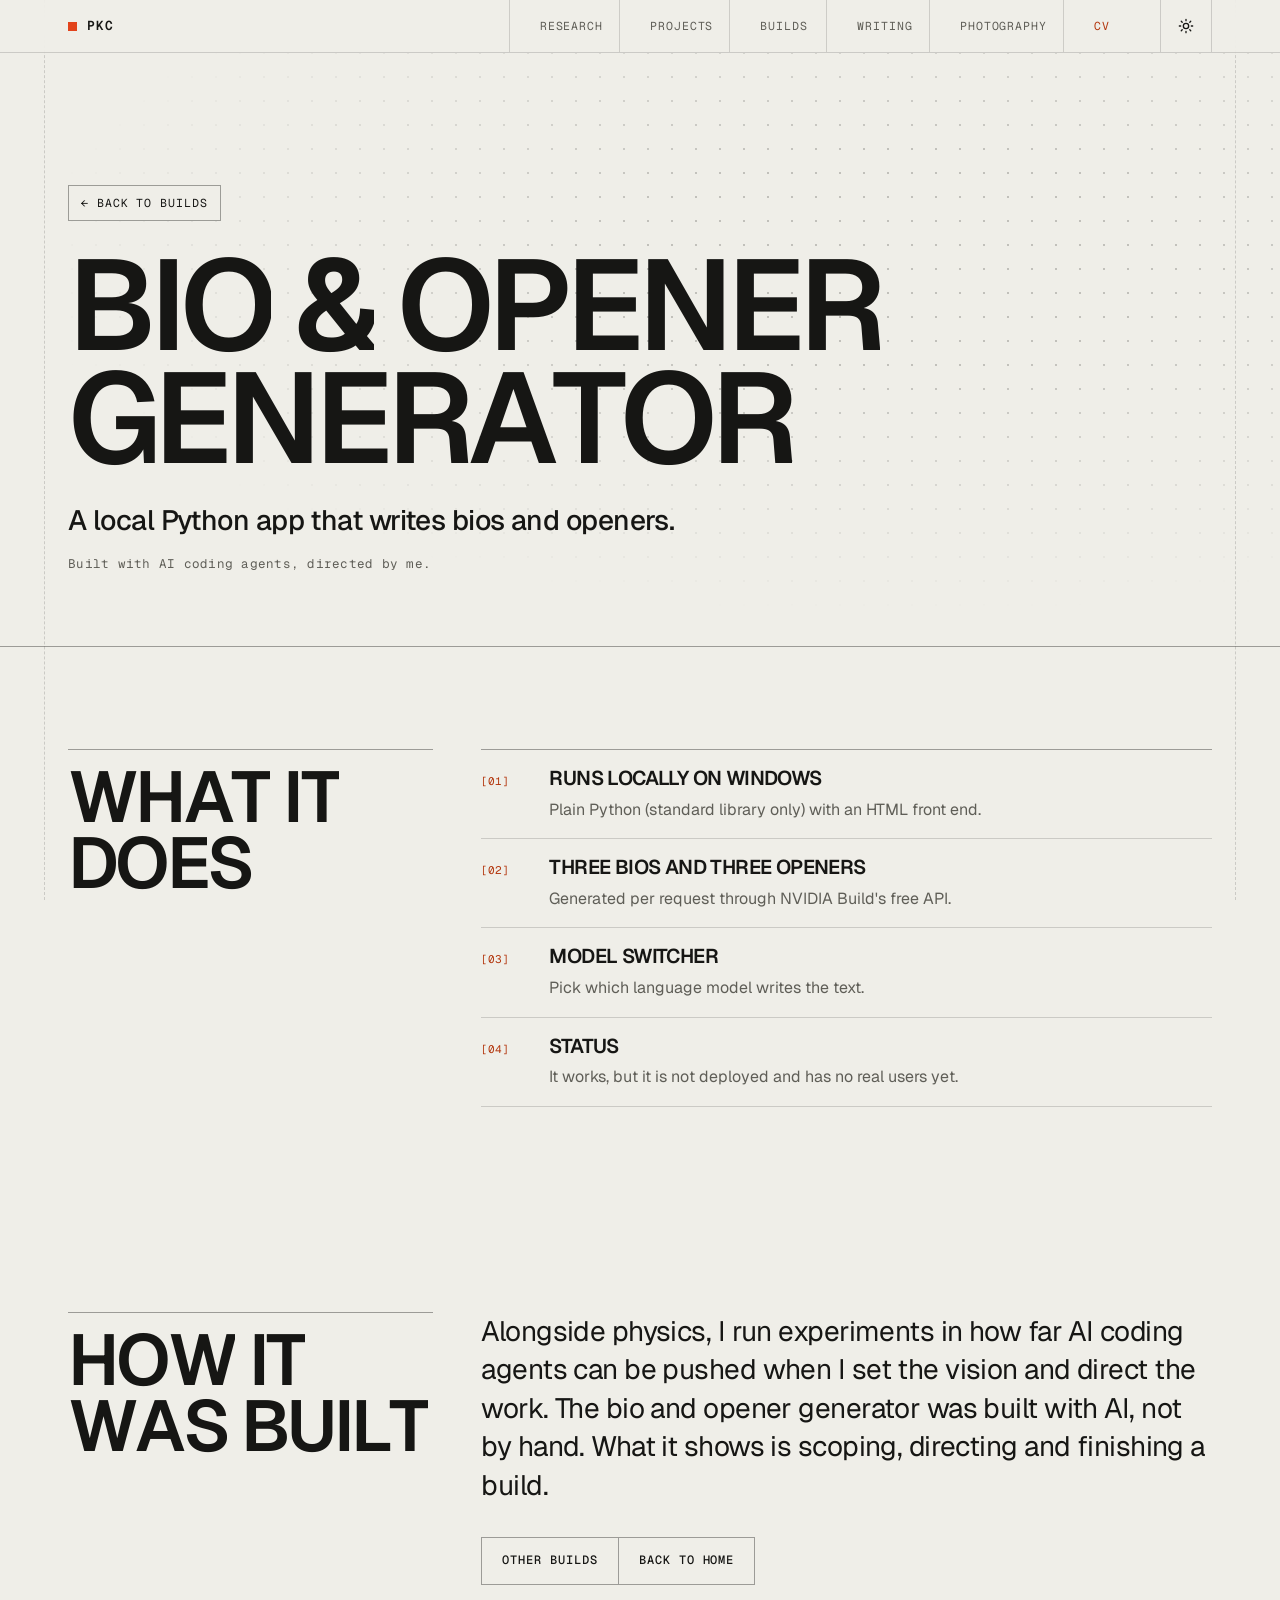
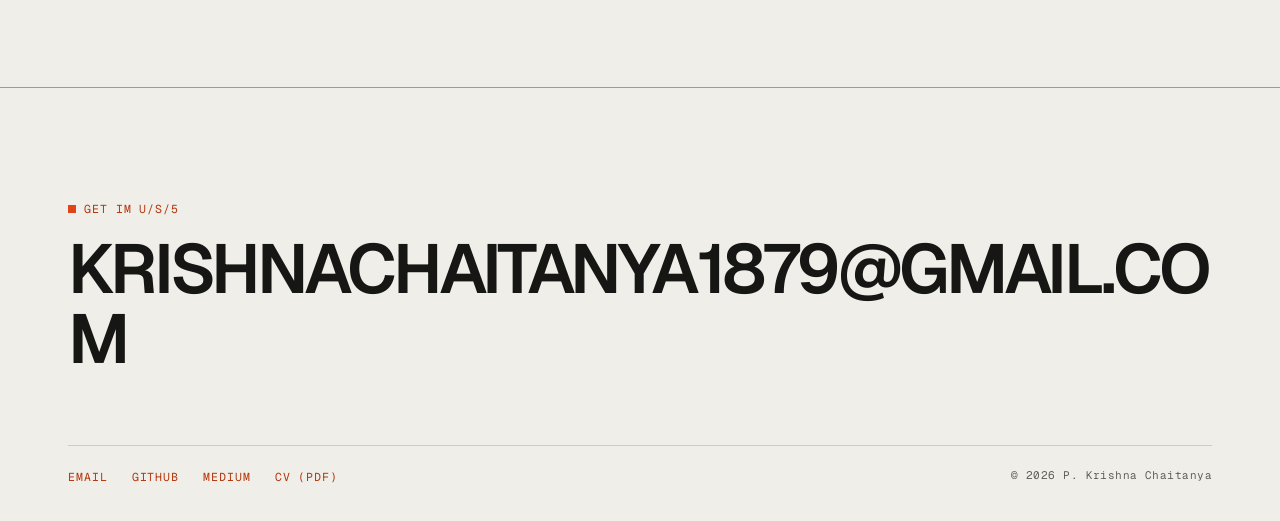
<file: bio-opener.html>
<!doctype html>
<html lang="en">
<head>
  <meta charset="utf-8">
  <script>try{var t=localStorage.getItem("theme");if(t==="light"||t==="dark")document.documentElement.setAttribute("data-theme",t);}catch(e){}</script>
  <meta name="viewport" content="width=device-width, initial-scale=1">
  <title>Bio &amp; opener generator | P. Krishna Chaitanya</title>
  <meta name="description" content="Bio &amp; opener generator: a Python app built on an LLM API, my first product experiment. Built with AI coding agents under my direction.">
  <meta name="theme-color" content="#efeee8">

  <meta property="og:type" content="website">
  <meta property="og:title" content="Bio &amp; opener generator | P. Krishna Chaitanya">
  <meta property="og:description" content="Bio &amp; opener generator: a Python app built on an LLM API, my first product experiment.">
  <meta property="og:url" content="https://pkrshnachaitanya1879.github.io/bio-opener.html">
  <meta property="og:image" content="https://pkrshnachaitanya1879.github.io/assets/img/og-image.png">
  <meta name="twitter:card" content="summary_large_image">

  <link rel="icon" href="assets/img/favicon.svg" type="image/svg+xml">

  <link rel="preconnect" href="https://fonts.googleapis.com">
  <link rel="preconnect" href="https://fonts.gstatic.com" crossorigin>
  <link href="https://fonts.googleapis.com/css2?family=Geist:wght@400;500;600;700&family=Geist+Mono:wght@400;500;600&display=swap" rel="stylesheet">
  <link rel="stylesheet" href="assets/css/style.css">
</head>
<body>
  <a class="skip" href="#main">Skip to content</a>

  <div class="progress" aria-hidden="true"></div>
  <header class="nav">
    <div class="nav-inner">
      <a class="brand" href="index.html" aria-label="P. Krishna Chaitanya, back to home page">PKC</a>
      <nav aria-label="Primary">
        <ul>
          <li><a href="index.html#research">Research</a></li>
          <li><a href="index.html#projects">Projects</a></li>
          <li><a href="index.html#builds">Builds</a></li>
          <li><a href="index.html#writing">Writing</a></li>
          <li><a href="index.html#photography">Photography</a></li>
          <li><a href="cv/P_Krishna_Chaitanya_CV.pdf">CV</a></li>
        </ul>
      </nav>
      <button class="theme-toggle" type="button" aria-label="Switch between light and dark theme"><svg class="sun" viewBox="0 0 24 24" fill="none" stroke="currentColor" stroke-width="2" stroke-linecap="round" aria-hidden="true"><circle cx="12" cy="12" r="4"/><path d="M12 2v2M12 20v2M4.9 4.9l1.4 1.4M17.7 17.7l1.4 1.4M2 12h2M20 12h2M4.9 19.1l1.4-1.4M17.7 6.3l1.4-1.4"/></svg><svg class="moon" viewBox="0 0 24 24" fill="none" stroke="currentColor" stroke-width="2" stroke-linecap="round" stroke-linejoin="round" aria-hidden="true"><path d="M21 12.8A9 9 0 1 1 11.2 3a7 7 0 0 0 9.8 9.8z"/></svg></button>
    </div>
  </header>

  <main id="main">

    <section class="page-hero">
      <div class="wrap">
        <a class="back" href="index.html#builds">← Back to Builds</a>
        <h1>Bio &amp; opener generator</h1>
        <p class="lede">A local Python app that writes bios and openers.</p>
        <p class="small">Built with AI coding agents, directed by me.</p>
      </div>
    </section>

    <section class="reveal" id="inside">
      <div class="wrap grid-2">
        <h2 class="section-title">What it does</h2>
        <ul class="facts">
          <li><h3>Runs locally on Windows</h3><p>Plain Python (standard library only) with an HTML front end.</p></li>
          <li><h3>Three bios and three openers</h3><p>Generated per request through NVIDIA Build's free API.</p></li>
          <li><h3>Model switcher</h3><p>Pick which language model writes the text.</p></li>
          <li><h3>Status</h3><p>It works, but it is not deployed and has no real users yet.</p></li>
        </ul>
      </div>
    </section>

    <!-- Hidden until screenshots exist; tools/optimise_images.py reveals it (files named bio-01.png, ...) -->
    <section class="reveal" id="screenshots" hidden>
      <div class="wrap">
        <h2 class="section-title">Screenshots</h2>
        <!-- GALLERY:START (rewritten by tools/optimise_images.py) -->
        <div class="gallery wide" id="gallery">
        </div>
        <!-- GALLERY:END -->
      </div>
    </section>

    <section class="reveal" id="how">
      <div class="wrap grid-2">
        <h2 class="section-title">How it was built</h2>
        <div>
          <p class="about-text">Alongside physics, I run experiments in how far AI coding agents can be pushed when I set the vision and direct the work. The bio and opener generator was built with AI, not by hand. What it shows is scoping, directing and finishing a build.</p>
          <div class="buttons">
            <a class="btn" href="index.html#builds">Other builds</a>
            <a class="btn" href="index.html">Back to home</a>
          </div>
        </div>
      </div>
    </section>

  </main>

  <footer class="footer">
    <div class="wrap">
      <p class="foot-kicker">Get in touch</p>
      <a class="foot-mail" href="mailto:krishnachaitanya1879@gmail.com">krishnachaitanya1879@gmail.com</a>
      <div class="foot-inner">
        <ul>
          <li><a href="mailto:krishnachaitanya1879@gmail.com">Email</a></li>
          <li><a href="https://github.com/PKrshnaChaitanya1879" target="_blank" rel="noopener">GitHub</a></li>
          <li><a href="https://medium.com/@fumblinggum" target="_blank" rel="noopener">Medium</a></li>
          <li><a href="cv/P_Krishna_Chaitanya_CV.pdf">CV (PDF)</a></li>
        </ul>
        <p>© 2026 P. Krishna Chaitanya</p>
      </div>
    </div>
  </footer>

  <dialog class="lightbox" id="lightbox" aria-label="Screenshot viewer">
    <button class="lb-btn lb-close" type="button" aria-label="Close">✕</button>
    <button class="lb-btn lb-prev" type="button" aria-label="Previous screenshot">‹</button>
    <img alt="" id="lb-img">
    <button class="lb-btn lb-next" type="button" aria-label="Next screenshot">›</button>
  </dialog>

  <script src="assets/js/main.js"></script>
  <script src="assets/js/motion.js"></script>
</body>
</html>
</file>
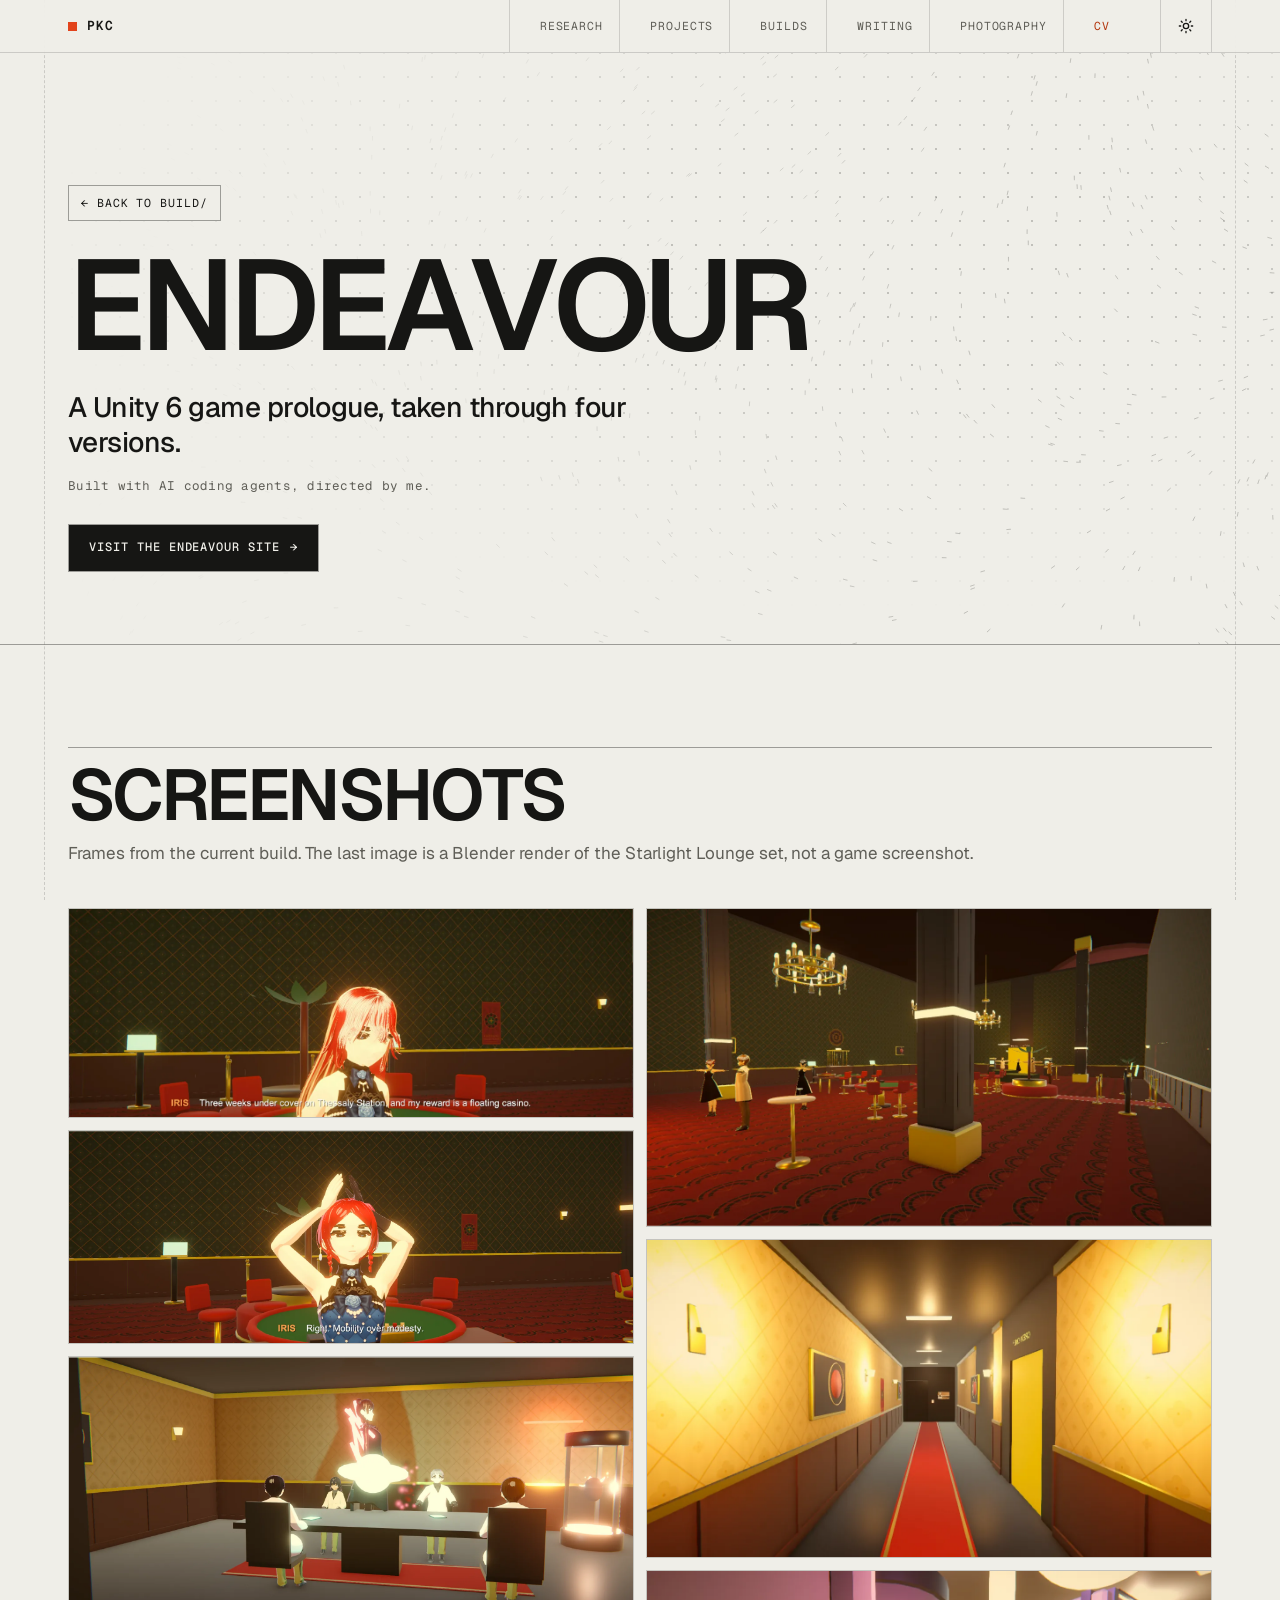
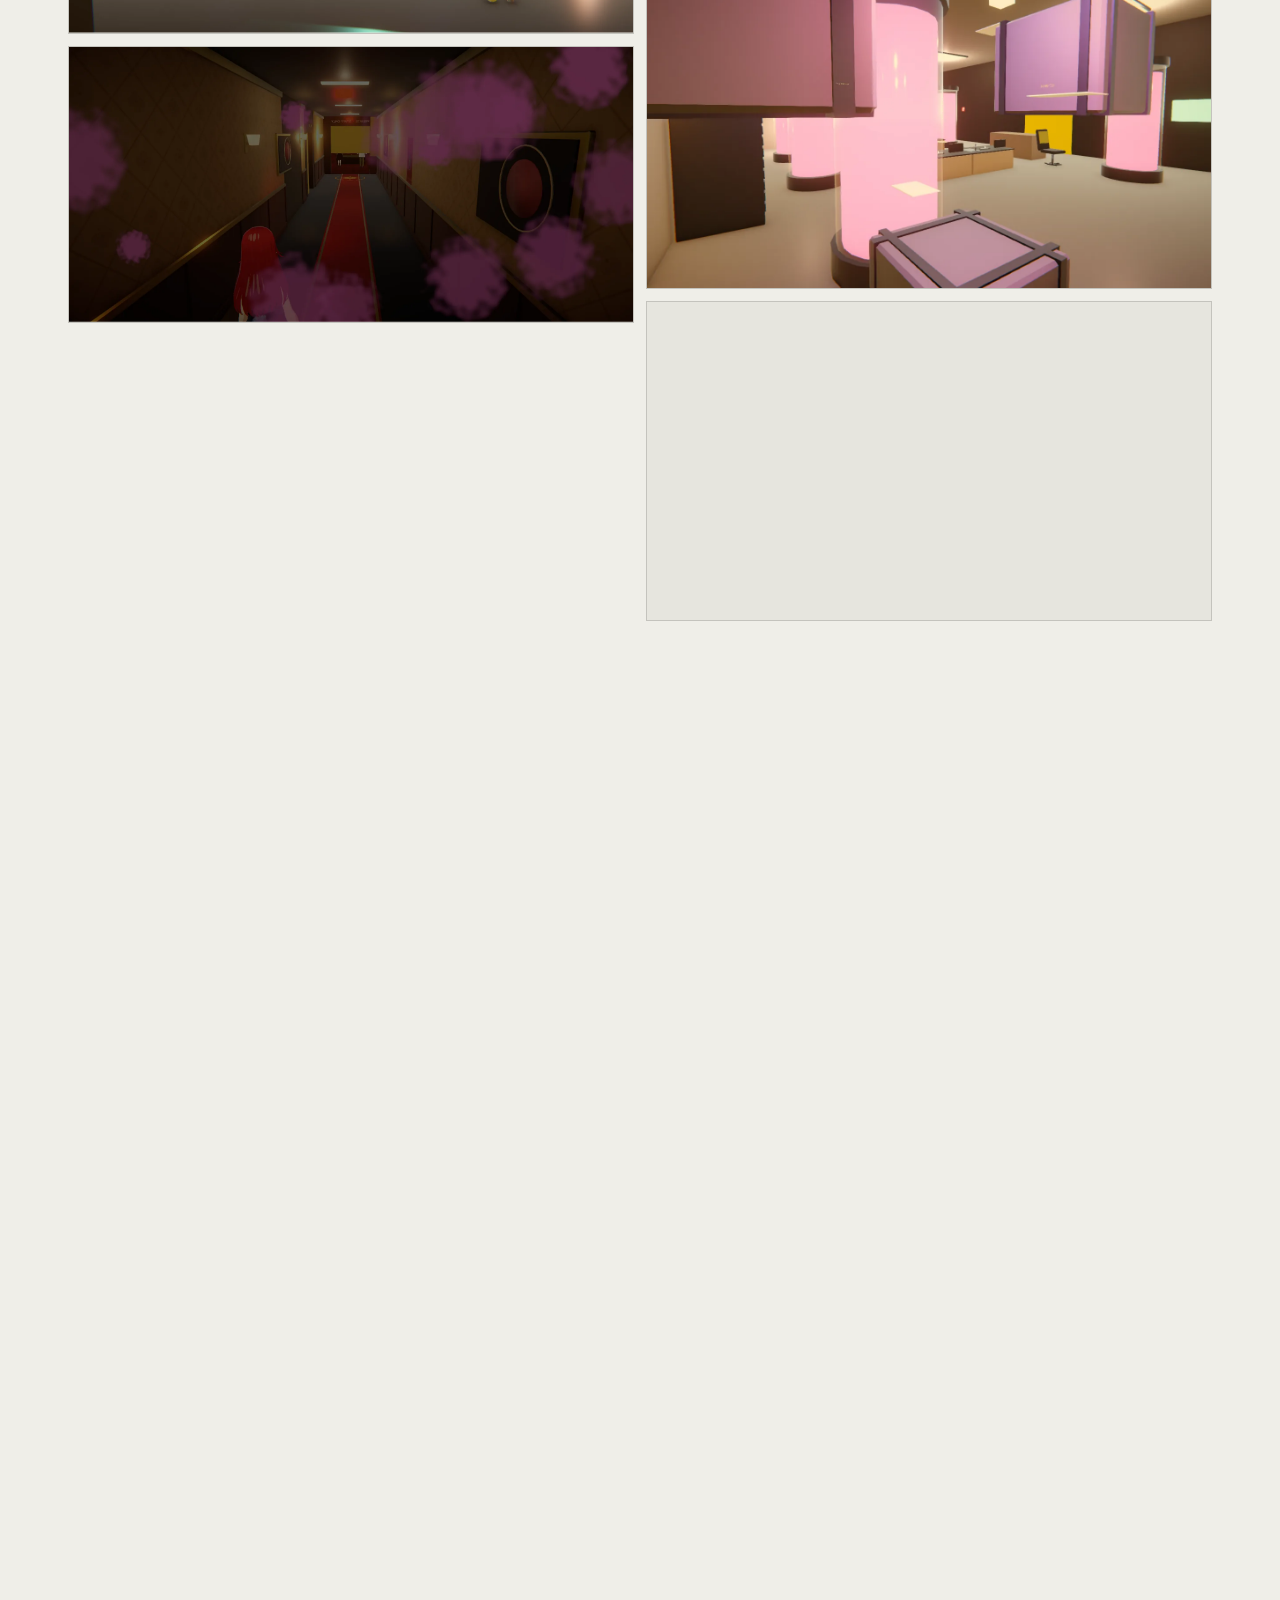
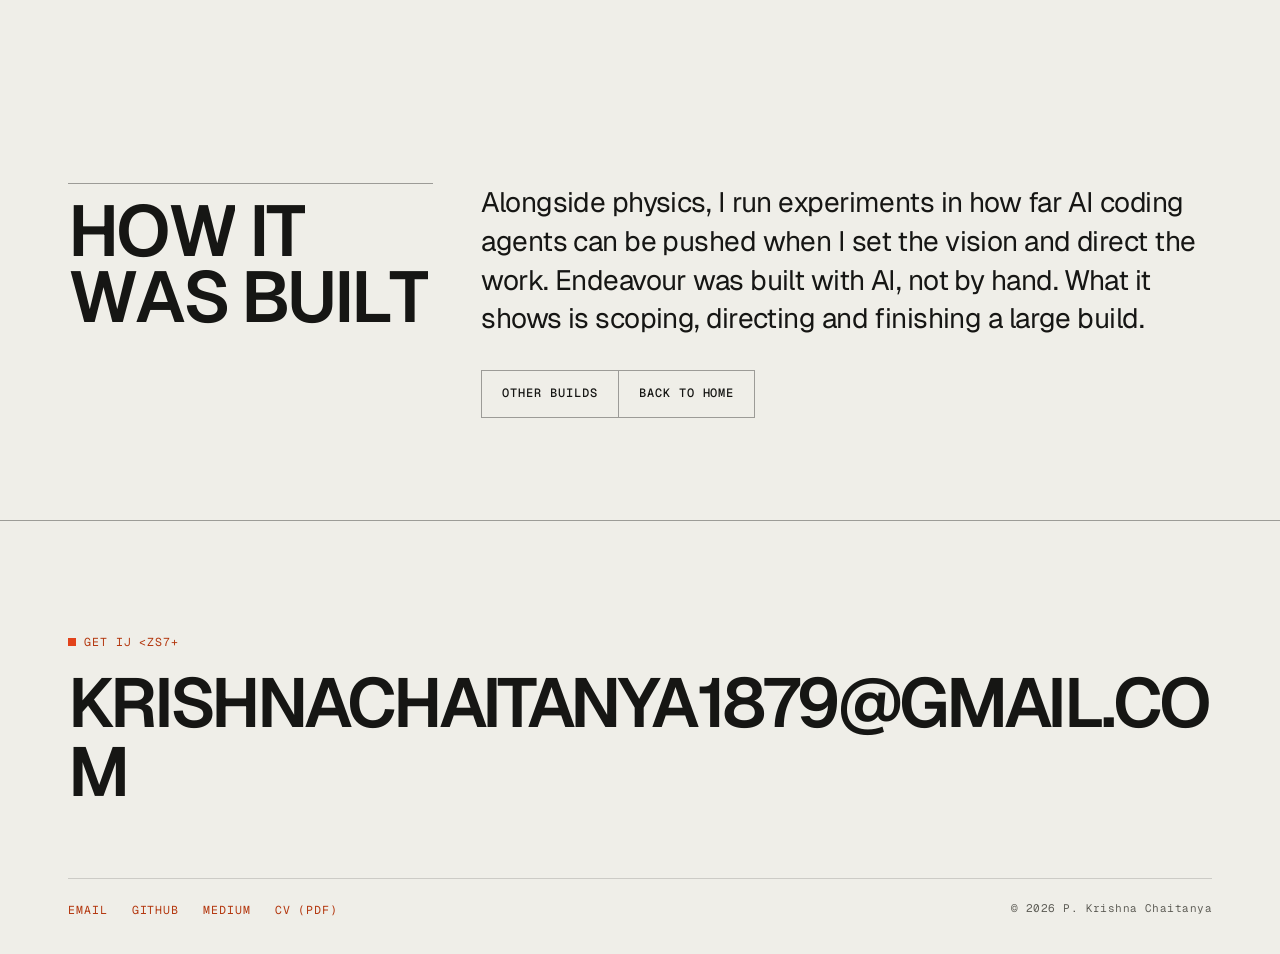
<file: endeavour.html>
<!doctype html>
<html lang="en">
<head>
  <meta charset="utf-8">
  <script>try{var t=localStorage.getItem("theme");if(t==="light"||t==="dark")document.documentElement.setAttribute("data-theme",t);}catch(e){}</script>
  <meta name="viewport" content="width=device-width, initial-scale=1">
  <title>Endeavour | P. Krishna Chaitanya</title>
  <meta name="description" content="Endeavour: a Unity 6 game prologue taken through four versions, built with AI coding agents under my direction. Screenshots and details.">
  <meta name="theme-color" content="#efeee8">

  <meta property="og:type" content="website">
  <meta property="og:title" content="Endeavour | P. Krishna Chaitanya">
  <meta property="og:description" content="A Unity 6 game prologue taken through four versions, built with AI coding agents under my direction.">
  <meta property="og:url" content="https://pkrshnachaitanya1879.github.io/endeavour.html">
  <meta property="og:image" content="https://pkrshnachaitanya1879.github.io/assets/img/og-image.png">
  <meta name="twitter:card" content="summary_large_image">

  <link rel="icon" href="assets/img/favicon.svg" type="image/svg+xml">

  <link rel="preconnect" href="https://fonts.googleapis.com">
  <link rel="preconnect" href="https://fonts.gstatic.com" crossorigin>
  <link href="https://fonts.googleapis.com/css2?family=Geist:wght@400;500;600;700&family=Geist+Mono:wght@400;500;600&display=swap" rel="stylesheet">
  <link rel="stylesheet" href="assets/css/style.css">
</head>
<body>
  <a class="skip" href="#main">Skip to content</a>

  <div class="progress" aria-hidden="true"></div>
  <header class="nav">
    <div class="nav-inner">
      <a class="brand" href="index.html" aria-label="P. Krishna Chaitanya, back to home page">PKC</a>
      <nav aria-label="Primary">
        <ul>
          <li><a href="index.html#research">Research</a></li>
          <li><a href="index.html#projects">Projects</a></li>
          <li><a href="index.html#builds">Builds</a></li>
          <li><a href="index.html#writing">Writing</a></li>
          <li><a href="index.html#photography">Photography</a></li>
          <li><a href="cv/P_Krishna_Chaitanya_CV.pdf">CV</a></li>
        </ul>
      </nav>
      <button class="theme-toggle" type="button" aria-label="Switch between light and dark theme"><svg class="sun" viewBox="0 0 24 24" fill="none" stroke="currentColor" stroke-width="2" stroke-linecap="round" aria-hidden="true"><circle cx="12" cy="12" r="4"/><path d="M12 2v2M12 20v2M4.9 4.9l1.4 1.4M17.7 17.7l1.4 1.4M2 12h2M20 12h2M4.9 19.1l1.4-1.4M17.7 6.3l1.4-1.4"/></svg><svg class="moon" viewBox="0 0 24 24" fill="none" stroke="currentColor" stroke-width="2" stroke-linecap="round" stroke-linejoin="round" aria-hidden="true"><path d="M21 12.8A9 9 0 1 1 11.2 3a7 7 0 0 0 9.8 9.8z"/></svg></button>
    </div>
  </header>

  <main id="main">

    <section class="page-hero">
      <div class="wrap">
        <a class="back" href="index.html#builds">← Back to Builds</a>
        <h1>Endeavour</h1>
        <p class="lede">A Unity 6 game prologue, taken through four versions.</p>
        <p class="small">Built with AI coding agents, directed by me.</p>
        <div class="buttons">
          <a class="btn primary" href="endeavour/">Visit the Endeavour site</a>
        </div>
      </div>
    </section>

    <section class="reveal" id="screenshots">
      <div class="wrap">
        <h2 class="section-title">Screenshots</h2>
        <p class="subline">Frames from the current build. The last image is a Blender render of the Starlight Lounge set, not a game screenshot.</p>
        <!-- GALLERY:START (rewritten by tools/optimise_images.py) -->
        <div class="gallery wide" id="gallery">
          <figure class="tile"><button type="button" aria-label="Open photo: Cutscene from the current build: Iris, a red-haired character, in a gold-trimmed casino lounge with green patterned walls and red seats. The subtitle reads: &quot;Three weeks under cover on Thessaly Station, and my reward is a floating casino.&quot;"><img src="assets/img/endeavour/endeavour-01.webp" alt="Cutscene from the current build: Iris, a red-haired character, in a gold-trimmed casino lounge with green patterned walls and red seats. The subtitle reads: &quot;Three weeks under cover on Thessaly Station, and my reward is a floating casino.&quot;" width="1456" height="539" loading="lazy"></button></figure>
          <figure class="tile"><button type="button" aria-label="Open photo: Gameplay frame: Iris, with red braided hair and a blue lace dress, raises both hands to her head beside a green card table in the casino. The subtitle reads: &quot;Right. Mobility over modesty.&quot;"><img src="assets/img/endeavour/endeavour-02.webp" alt="Gameplay frame: Iris, with red braided hair and a blue lace dress, raises both hands to her head beside a green card table in the casino. The subtitle reads: &quot;Right. Mobility over modesty.&quot;" width="1800" height="677" loading="lazy"></button></figure>
          <figure class="tile"><button type="button" aria-label="Open photo: Gameplay frame: a panelled boardroom with a long dark table, four seated characters in white jackets, a glowing figure with pink energy standing at the far end of the table, and a glass display case with a glowing object on the right."><img src="assets/img/endeavour/endeavour-03.webp" alt="Gameplay frame: a panelled boardroom with a long dark table, four seated characters in white jackets, a glowing figure with pink energy standing at the far end of the table, and a glass display case with a glowing object on the right." width="1800" height="878" loading="lazy"></button></figure>
          <figure class="tile"><button type="button" aria-label="Open photo: Gameplay frame: Iris seen from behind, walking down a dim corridor with a red carpet runner towards a &quot;Private, Staff Only&quot; door, with soft purple spore clouds drifting across the foreground."><img src="assets/img/endeavour/endeavour-04.webp" alt="Gameplay frame: Iris seen from behind, walking down a dim corridor with a red carpet runner towards a &quot;Private, Staff Only&quot; door, with soft purple spore clouds drifting across the foreground." width="1800" height="878" loading="lazy"></button></figure>
          <figure class="tile"><button type="button" aria-label="Open photo: In-engine shot of the casino floor: a large hall with red patterned carpet, gold chandeliers, dark pillars with glowing light bands, card tables and red bar stools, with a few figures standing in T-poses."><img src="assets/img/endeavour/endeavour-05.webp" alt="In-engine shot of the casino floor: a large hall with red patterned carpet, gold chandeliers, dark pillars with glowing light bands, card tables and red bar stools, with a few figures standing in T-poses." width="1280" height="720" loading="lazy"></button></figure>
          <figure class="tile"><button type="button" aria-label="Open photo: In-engine shot of a corridor with yellow-patterned wallpaper, framed pictures with a red disc, a red carpet runner and a bright yellow door on the right."><img src="assets/img/endeavour/endeavour-06.webp" alt="In-engine shot of a corridor with yellow-patterned wallpaper, framed pictures with a red disc, a red carpet runner and a bright yellow door on the right." width="1280" height="720" loading="lazy"></button></figure>
          <figure class="tile"><button type="button" aria-label="Open photo: In-engine shot of a laboratory-style room with glowing pink glass cylinders, purple wall cabinets, a wooden counter and an office chair."><img src="assets/img/endeavour/endeavour-07.webp" alt="In-engine shot of a laboratory-style room with glowing pink glass cylinders, purple wall cabinets, a wooden counter and an office chair." width="1280" height="720" loading="lazy"></button></figure>
          <figure class="tile"><button type="button" aria-label="Open photo: Blender render, not a game screenshot, of the Starlight Lounge set from above: a long bar with lit bottle shelves and a sign reading &quot;Starlight Lounge, Cocktails and Viewing Gallery&quot;, red armchairs and sofas, round white tables, a gold chandelier, a compass-star emblem on the floor and potted palms."><img src="assets/img/endeavour/endeavour-08.webp" alt="Blender render, not a game screenshot, of the Starlight Lounge set from above: a long bar with lit bottle shelves and a sign reading &quot;Starlight Lounge, Cocktails and Viewing Gallery&quot;, red armchairs and sofas, round white tables, a gold chandelier, a compass-star emblem on the floor and potted palms." width="1280" height="720" loading="lazy"></button></figure>
        </div>
        <!-- GALLERY:END -->
      </div>
    </section>

    <section class="reveal" id="inside">
      <div class="wrap grid-2">
        <h2 class="section-title">What's in it</h2>
        <ul class="facts">
          <li><h3>The story</h3><p>A spy-thriller prologue aboard the casino liner Endeavour, starring Iris Vance. Built in Unity 6 (URP).</p></li>
          <li><h3>Who did what</h3><p>I directed the story, characters, art direction and decisions. Claude wrote the code, models and setup.</p></li>
          <li><h3>v1</h3><p>Story, combat, three powers, enemies, a boss, checkpoints, HUD and audio.</p></li>
          <li><h3>v2</h3><p>Toon shading, VRoid characters, Blender-made enemies, hair and cloth physics.</p></li>
          <li><h3>v3</h3><p>Three blade styles, a shotgun and 16 combat animations.</p></li>
          <li><h3>v4 (in progress)</h3><p>Interior art pass, cutscene cameras, a map and room audio.</p></li>
          <li><h3>Why</h3><p>To test how far AI can be pushed on a real game, and log where it fails. On hold until 24 November.</p></li>
        </ul>
      </div>
    </section>

    <section class="reveal" id="how">
      <div class="wrap grid-2">
        <h2 class="section-title">How it was built</h2>
        <div>
          <p class="about-text">Alongside physics, I run experiments in how far AI coding agents can be pushed when I set the vision and direct the work. Endeavour was built with AI, not by hand. What it shows is scoping, directing and finishing a large build.</p>
          <div class="buttons">
            <a class="btn" href="index.html#builds">Other builds</a>
            <a class="btn" href="index.html">Back to home</a>
          </div>
        </div>
      </div>
    </section>

  </main>

  <footer class="footer">
    <div class="wrap">
      <p class="foot-kicker">Get in touch</p>
      <a class="foot-mail" href="mailto:krishnachaitanya1879@gmail.com">krishnachaitanya1879@gmail.com</a>
      <div class="foot-inner">
        <ul>
          <li><a href="mailto:krishnachaitanya1879@gmail.com">Email</a></li>
          <li><a href="https://github.com/PKrshnaChaitanya1879" target="_blank" rel="noopener">GitHub</a></li>
          <li><a href="https://medium.com/@fumblinggum" target="_blank" rel="noopener">Medium</a></li>
          <li><a href="cv/P_Krishna_Chaitanya_CV.pdf">CV (PDF)</a></li>
        </ul>
        <p>© 2026 P. Krishna Chaitanya</p>
      </div>
    </div>
  </footer>

  <dialog class="lightbox" id="lightbox" aria-label="Screenshot viewer">
    <button class="lb-btn lb-close" type="button" aria-label="Close">✕</button>
    <button class="lb-btn lb-prev" type="button" aria-label="Previous screenshot">‹</button>
    <img alt="" id="lb-img">
    <button class="lb-btn lb-next" type="button" aria-label="Next screenshot">›</button>
  </dialog>

  <script src="assets/js/main.js"></script>
  <script src="assets/js/motion.js"></script>
</body>
</html>
</file>
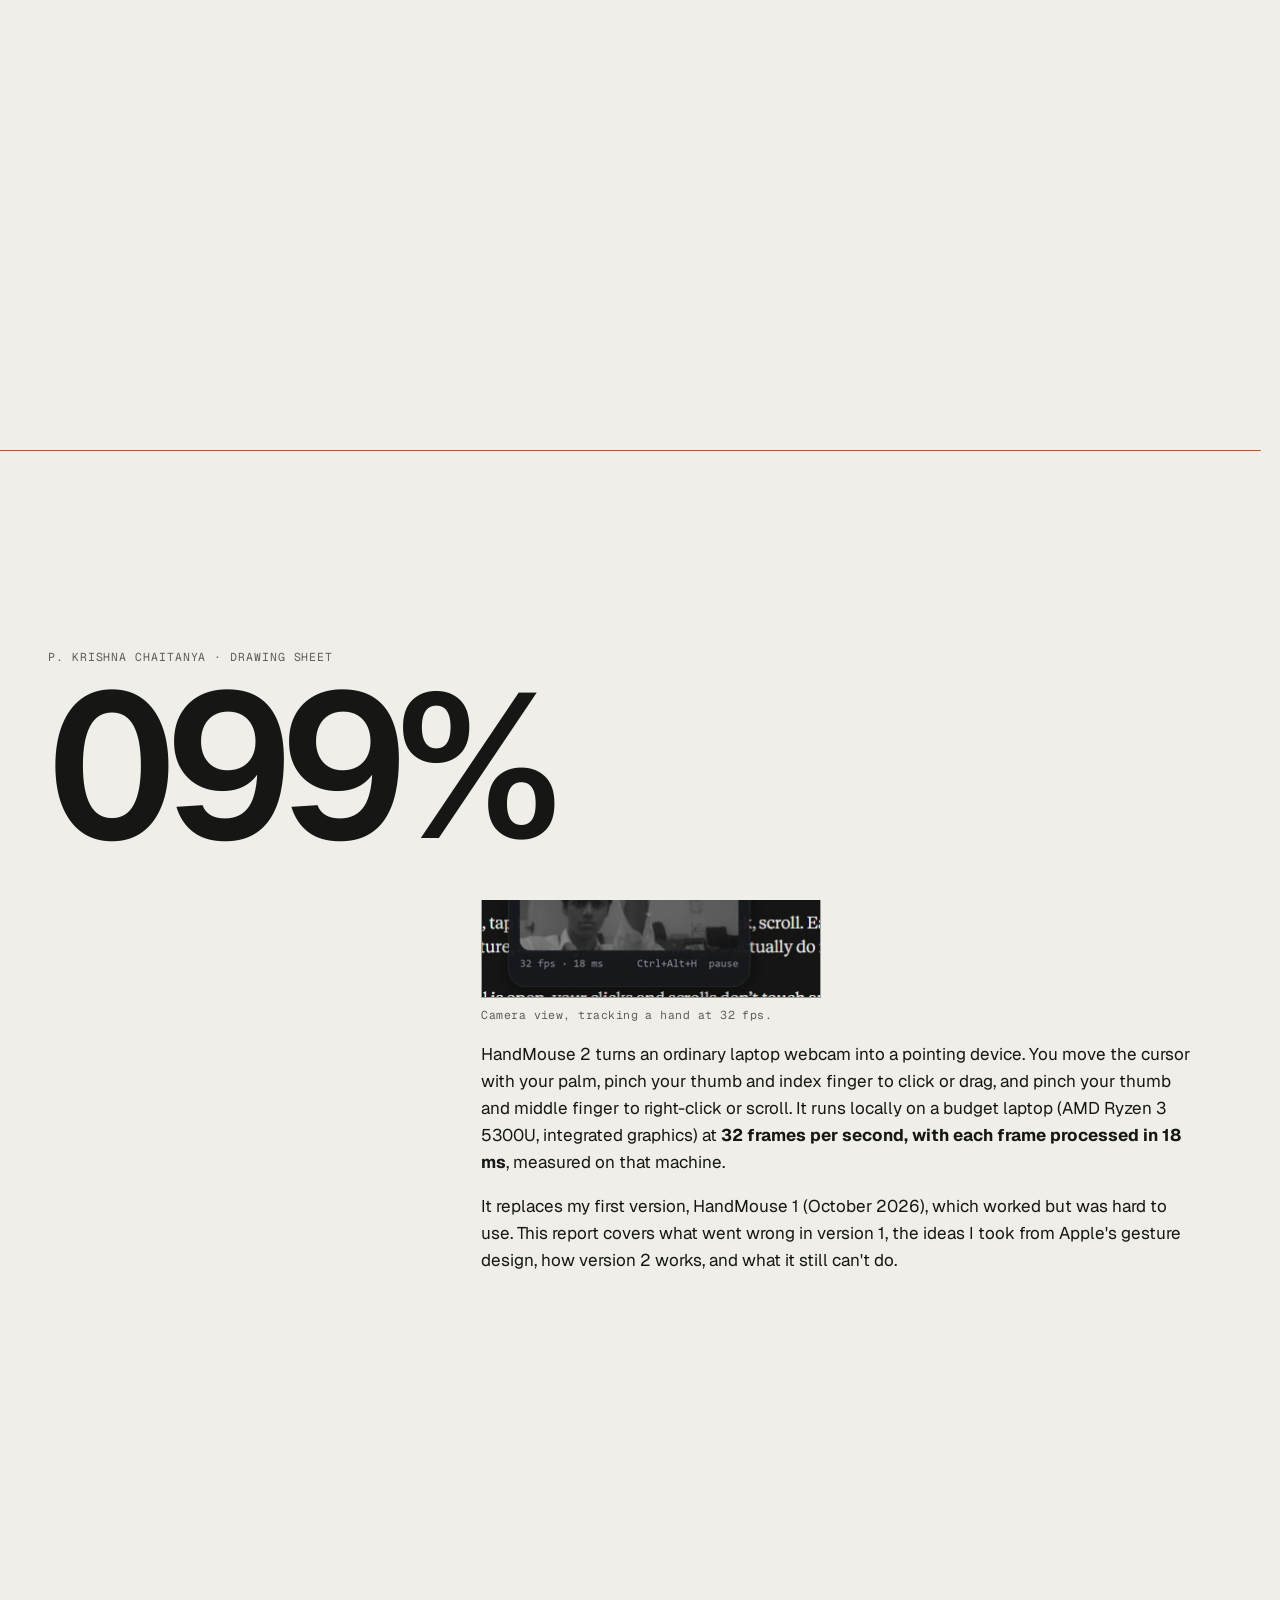
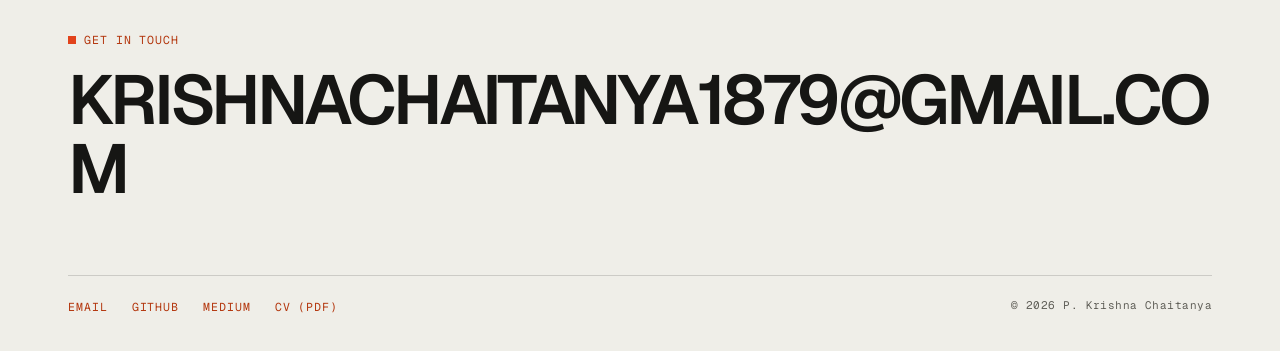
<file: gesture-control.html>
<!doctype html>
<html lang="en">
<head>
  <meta charset="utf-8">
  <title>HandMouse 2 | P. Krishna Chaitanya</title>
  <meta name="viewport" content="width=device-width, initial-scale=1">
  <meta http-equiv="refresh" content="0; url=handmouse.html">
  <link rel="canonical" href="https://pkrshnachaitanya1879.github.io/handmouse.html">
  <meta name="robots" content="noindex">
</head>
<body>
  <p>Gesture control has been rebuilt as HandMouse 2. <a href="handmouse.html">Go to the HandMouse 2 page</a>.</p>
</body>
</html>
</file>
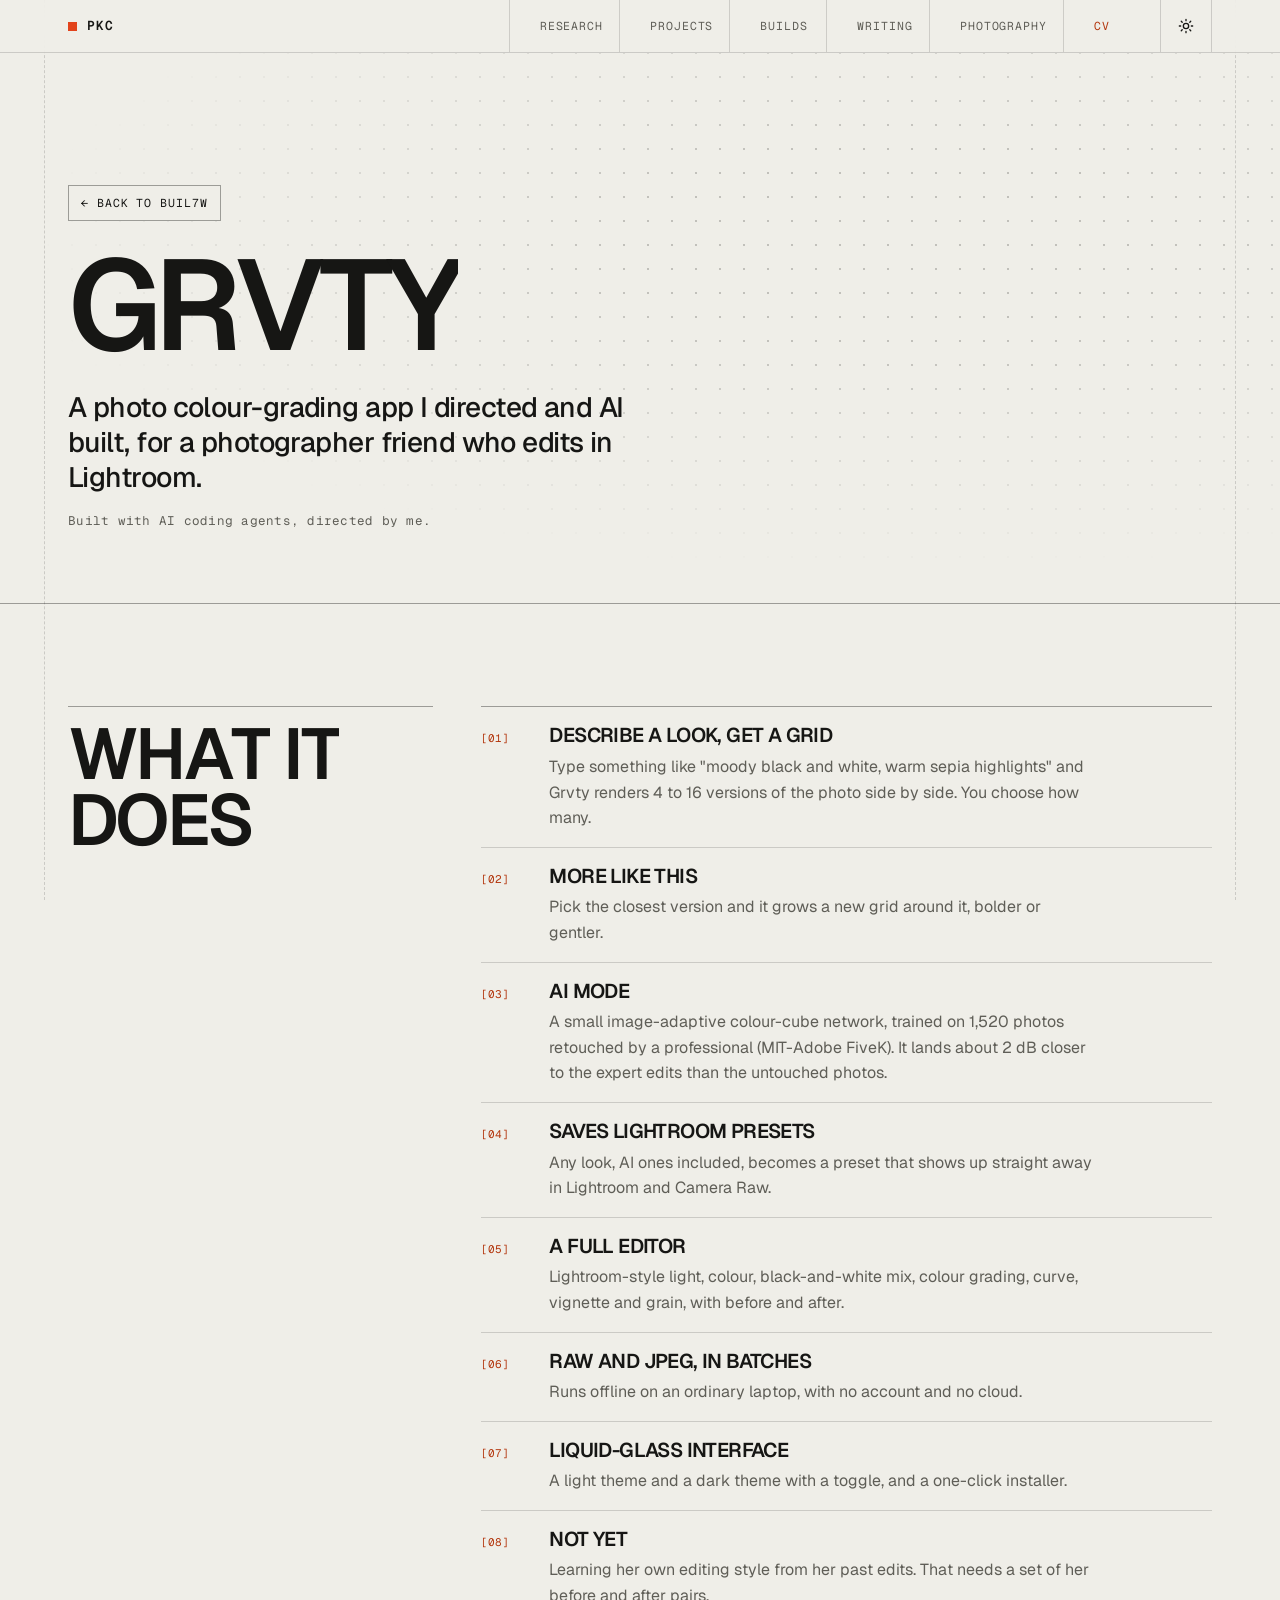
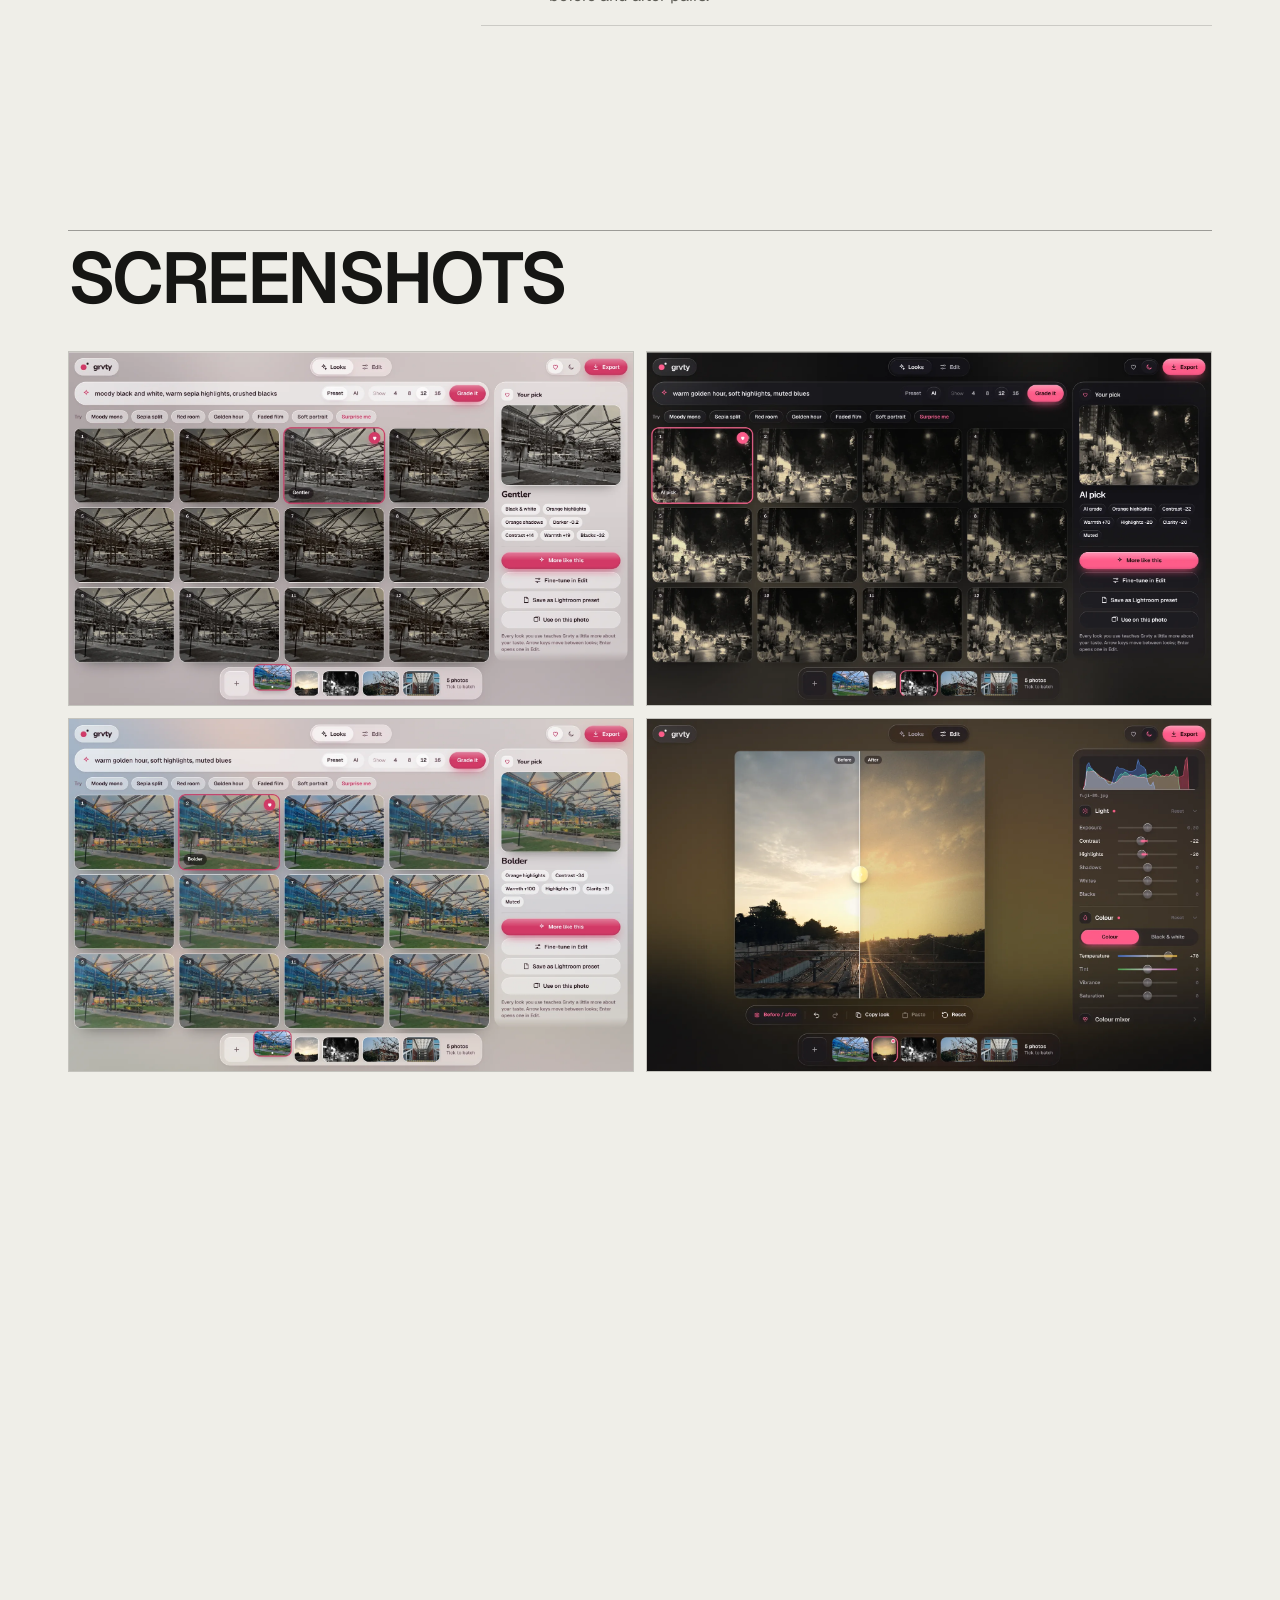
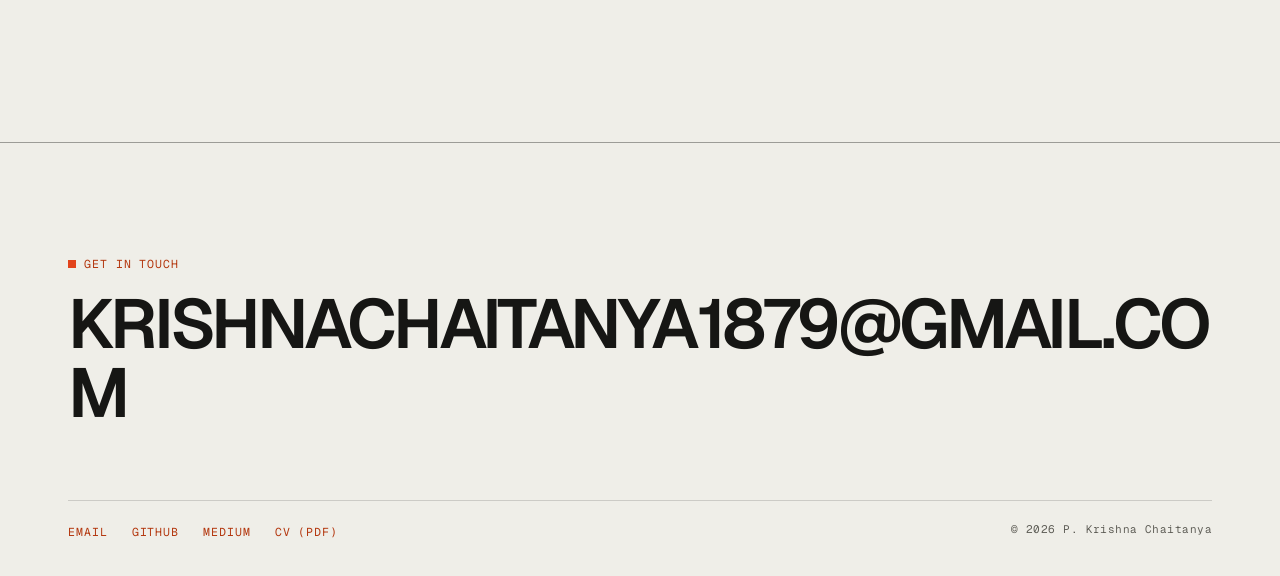
<file: grvty.html>
<!doctype html>
<html lang="en">
<head>
  <meta charset="utf-8">
  <script>try{var t=localStorage.getItem("theme");if(t==="light"||t==="dark")document.documentElement.setAttribute("data-theme",t);}catch(e){}</script>
  <meta name="viewport" content="width=device-width, initial-scale=1">
  <title>Grvty | P. Krishna Chaitanya</title>
  <meta name="description" content="Grvty: a local photo colour-grading app for Windows. Describe a look and get a grid of versions, or let a small AI model grade the photo, then save any look as a Lightroom preset. Built with AI coding agents under my direction.">
  <meta name="theme-color" content="#efeee8">

  <meta property="og:type" content="website">
  <meta property="og:title" content="Grvty | P. Krishna Chaitanya">
  <meta property="og:description" content="Grvty: a local photo colour-grading app for Windows that turns a described look into a grid of versions and saves any of them as a Lightroom preset.">
  <meta property="og:url" content="https://pkrshnachaitanya1879.github.io/grvty.html">
  <meta property="og:image" content="https://pkrshnachaitanya1879.github.io/assets/img/og-image.png">
  <meta name="twitter:card" content="summary_large_image">

  <link rel="icon" href="assets/img/favicon.svg" type="image/svg+xml">

  <link rel="preconnect" href="https://fonts.googleapis.com">
  <link rel="preconnect" href="https://fonts.gstatic.com" crossorigin>
  <link href="https://fonts.googleapis.com/css2?family=Geist:wght@400;500;600;700&family=Geist+Mono:wght@400;500;600&display=swap" rel="stylesheet">
  <link rel="stylesheet" href="assets/css/style.css">
</head>
<body>
  <a class="skip" href="#main">Skip to content</a>

  <div class="progress" aria-hidden="true"></div>
  <header class="nav">
    <div class="nav-inner">
      <a class="brand" href="index.html" aria-label="P. Krishna Chaitanya, back to home page">PKC</a>
      <nav aria-label="Primary">
        <ul>
          <li><a href="index.html#research">Research</a></li>
          <li><a href="index.html#projects">Projects</a></li>
          <li><a href="index.html#builds">Builds</a></li>
          <li><a href="index.html#writing">Writing</a></li>
          <li><a href="index.html#photography">Photography</a></li>
          <li><a href="cv/P_Krishna_Chaitanya_CV.pdf">CV</a></li>
        </ul>
      </nav>
      <button class="theme-toggle" type="button" aria-label="Switch between light and dark theme"><svg class="sun" viewBox="0 0 24 24" fill="none" stroke="currentColor" stroke-width="2" stroke-linecap="round" aria-hidden="true"><circle cx="12" cy="12" r="4"/><path d="M12 2v2M12 20v2M4.9 4.9l1.4 1.4M17.7 17.7l1.4 1.4M2 12h2M20 12h2M4.9 19.1l1.4-1.4M17.7 6.3l1.4-1.4"/></svg><svg class="moon" viewBox="0 0 24 24" fill="none" stroke="currentColor" stroke-width="2" stroke-linecap="round" stroke-linejoin="round" aria-hidden="true"><path d="M21 12.8A9 9 0 1 1 11.2 3a7 7 0 0 0 9.8 9.8z"/></svg></button>
    </div>
  </header>

  <main id="main">

    <section class="page-hero">
      <div class="wrap">
        <a class="back" href="index.html#builds">← Back to Builds</a>
        <h1>Grvty</h1>
        <p class="lede">A photo colour-grading app I directed and AI built, for a photographer friend who edits in Lightroom.</p>
        <p class="small">Built with AI coding agents, directed by me.</p>
      </div>
    </section>

    <section class="reveal" id="inside">
      <div class="wrap grid-2">
        <h2 class="section-title">What it does</h2>
        <ul class="facts">
          <li><h3>Describe a look, get a grid</h3><p>Type something like "moody black and white, warm sepia highlights" and Grvty renders 4 to 16 versions of the photo side by side. You choose how many.</p></li>
          <li><h3>More like this</h3><p>Pick the closest version and it grows a new grid around it, bolder or gentler.</p></li>
          <li><h3>AI mode</h3><p>A small image-adaptive colour-cube network, trained on 1,520 photos retouched by a professional (MIT-Adobe FiveK). It lands about 2 dB closer to the expert edits than the untouched photos.</p></li>
          <li><h3>Saves Lightroom presets</h3><p>Any look, AI ones included, becomes a preset that shows up straight away in Lightroom and Camera Raw.</p></li>
          <li><h3>A full editor</h3><p>Lightroom-style light, colour, black-and-white mix, colour grading, curve, vignette and grain, with before and after.</p></li>
          <li><h3>RAW and JPEG, in batches</h3><p>Runs offline on an ordinary laptop, with no account and no cloud.</p></li>
          <li><h3>Liquid-glass interface</h3><p>A light theme and a dark theme with a toggle, and a one-click installer.</p></li>
          <li><h3>Not yet</h3><p>Learning her own editing style from her past edits. That needs a set of her before and after pairs.</p></li>
        </ul>
      </div>
    </section>

    <!-- Gallery rewritten by tools/optimise_images.py (files named grvty-01.png, ...) -->
    <section class="reveal" id="screenshots">
      <div class="wrap">
        <h2 class="section-title">Screenshots</h2>
        <!-- GALLERY:START (rewritten by tools/optimise_images.py) -->
        <div class="gallery wide" id="gallery">
          <figure class="tile"><button type="button" aria-label="Open photo: Grvty Looks screen in the light theme: twelve black-and-white sepia versions of a glass canopy at dusk, one picked"><img src="assets/img/grvty/grvty-01.webp" alt="Grvty Looks screen in the light theme: twelve black-and-white sepia versions of a glass canopy at dusk, one picked" width="1800" height="1125" loading="lazy"></button></figure>
          <figure class="tile"><button type="button" aria-label="Open photo: Grvty Looks screen: twelve golden-hour versions of the same photo, with the picked look's sliders listed beside them"><img src="assets/img/grvty/grvty-02.webp" alt="Grvty Looks screen: twelve golden-hour versions of the same photo, with the picked look's sliders listed beside them" width="1800" height="1125" loading="lazy"></button></figure>
          <figure class="tile"><button type="button" aria-label="Open photo: Grvty in the dark theme with AI mode on: twelve AI-graded versions of a night street"><img src="assets/img/grvty/grvty-03.webp" alt="Grvty in the dark theme with AI mode on: twelve AI-graded versions of a night street" width="1800" height="1125" loading="lazy"></button></figure>
          <figure class="tile"><button type="button" aria-label="Open photo: Grvty Edit screen in the dark theme: before and after split of a railway sunset with light and colour sliders"><img src="assets/img/grvty/grvty-04.webp" alt="Grvty Edit screen in the dark theme: before and after split of a railway sunset with light and colour sliders" width="1800" height="1125" loading="lazy"></button></figure>
        </div>
        <!-- GALLERY:END -->
      </div>
    </section>

    <section class="reveal" id="how">
      <div class="wrap grid-2">
        <h2 class="section-title">How it was built</h2>
        <div>
          <p class="about-text">Alongside physics, I run experiments in how far AI coding agents can be pushed when I set the vision and direct the work. Grvty was built with AI, not by hand. I set the brief, pushed the interface through several redesigns and decided what shipped; AI wrote the code and trained the model. What it shows is scoping, directing and finishing a build.</p>
          <div class="buttons">
            <a class="btn" href="https://github.com/PKrshnaChaitanya1879/Claude-code-tests/releases/download/grvty-latest/GrvtySetup.exe">Download for Windows</a>
            <a class="btn" href="index.html#builds">Other builds</a>
            <a class="btn" href="index.html">Back to home</a>
          </div>
        </div>
      </div>
    </section>

  </main>

  <footer class="footer">
    <div class="wrap">
      <p class="foot-kicker">Get in touch</p>
      <a class="foot-mail" href="mailto:krishnachaitanya1879@gmail.com">krishnachaitanya1879@gmail.com</a>
      <div class="foot-inner">
        <ul>
          <li><a href="mailto:krishnachaitanya1879@gmail.com">Email</a></li>
          <li><a href="https://github.com/PKrshnaChaitanya1879" target="_blank" rel="noopener">GitHub</a></li>
          <li><a href="https://medium.com/@fumblinggum" target="_blank" rel="noopener">Medium</a></li>
          <li><a href="cv/P_Krishna_Chaitanya_CV.pdf">CV (PDF)</a></li>
        </ul>
        <p>© 2026 P. Krishna Chaitanya</p>
      </div>
    </div>
  </footer>

  <dialog class="lightbox" id="lightbox" aria-label="Screenshot viewer">
    <button class="lb-btn lb-close" type="button" aria-label="Close">✕</button>
    <button class="lb-btn lb-prev" type="button" aria-label="Previous screenshot">‹</button>
    <img alt="" id="lb-img">
    <button class="lb-btn lb-next" type="button" aria-label="Next screenshot">›</button>
  </dialog>

  <script src="assets/js/main.js"></script>
  <script src="assets/js/motion.js"></script>
</body>
</html>
</file>
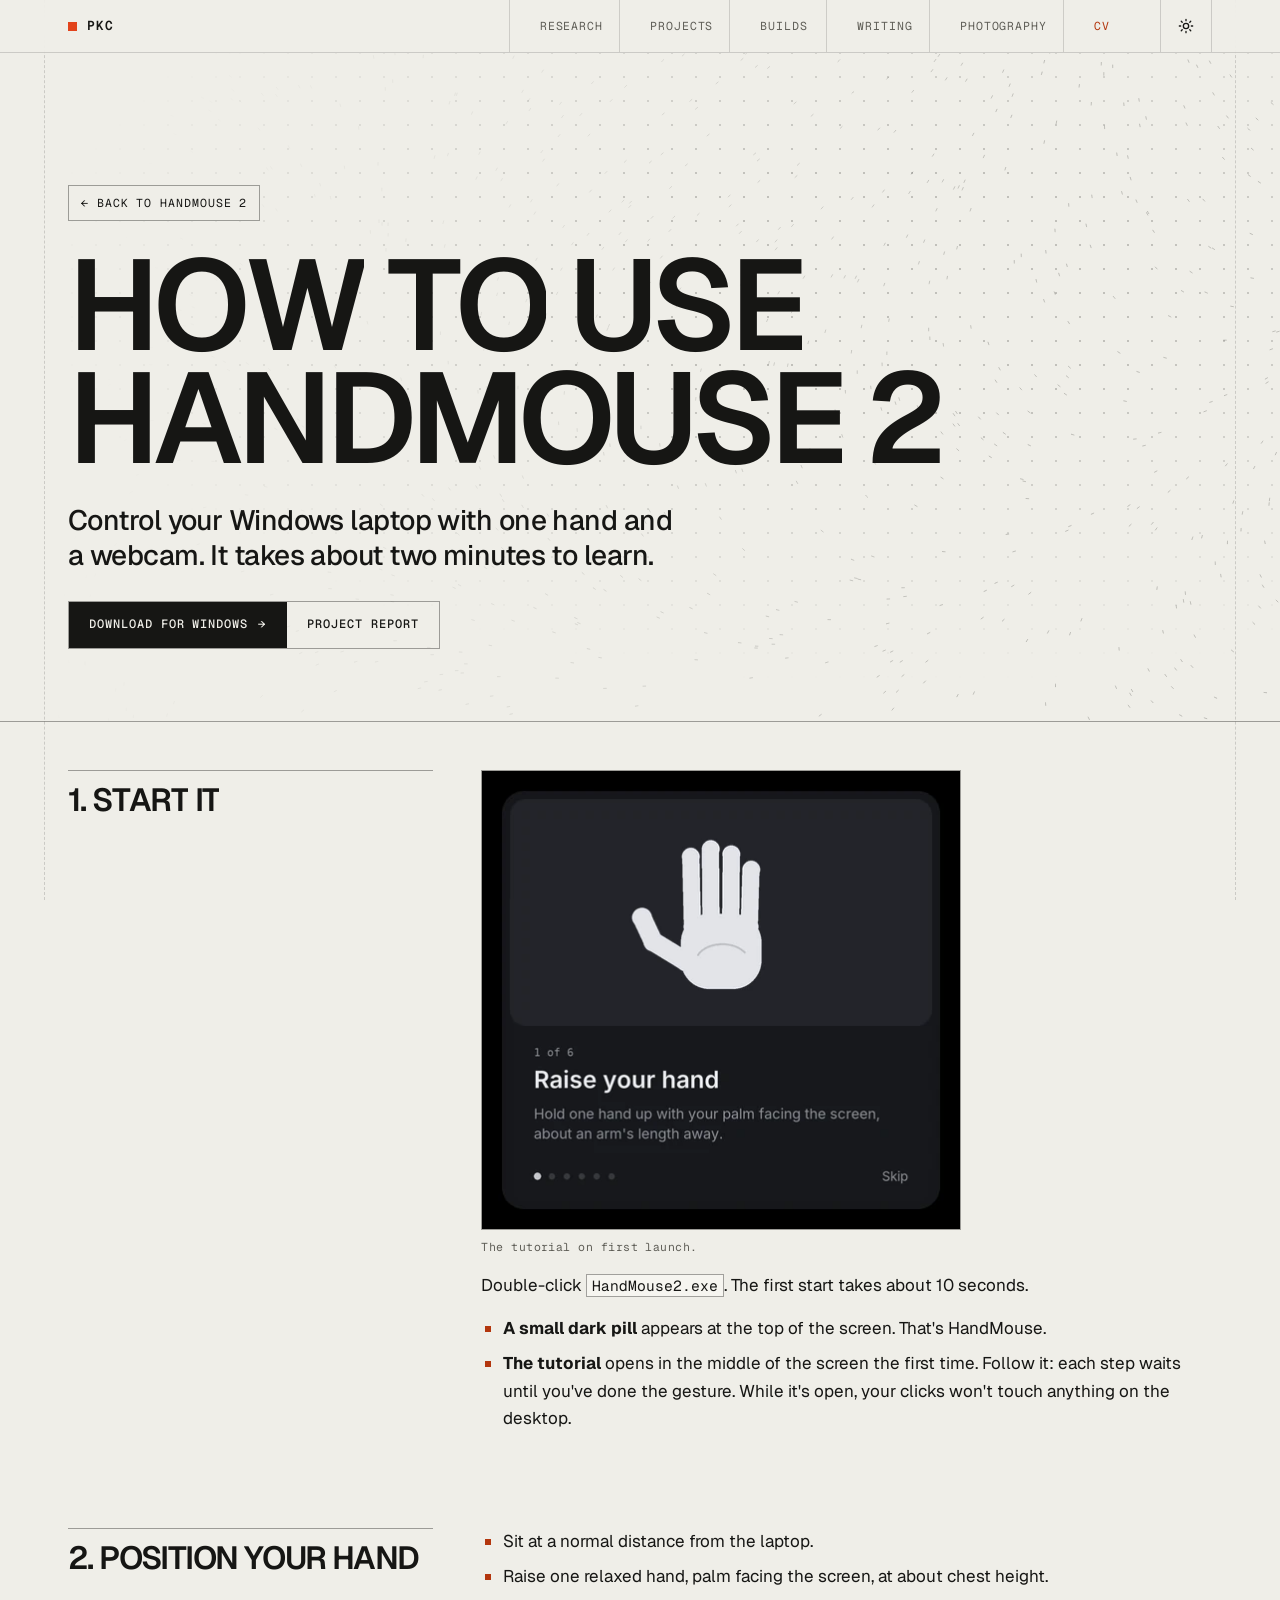
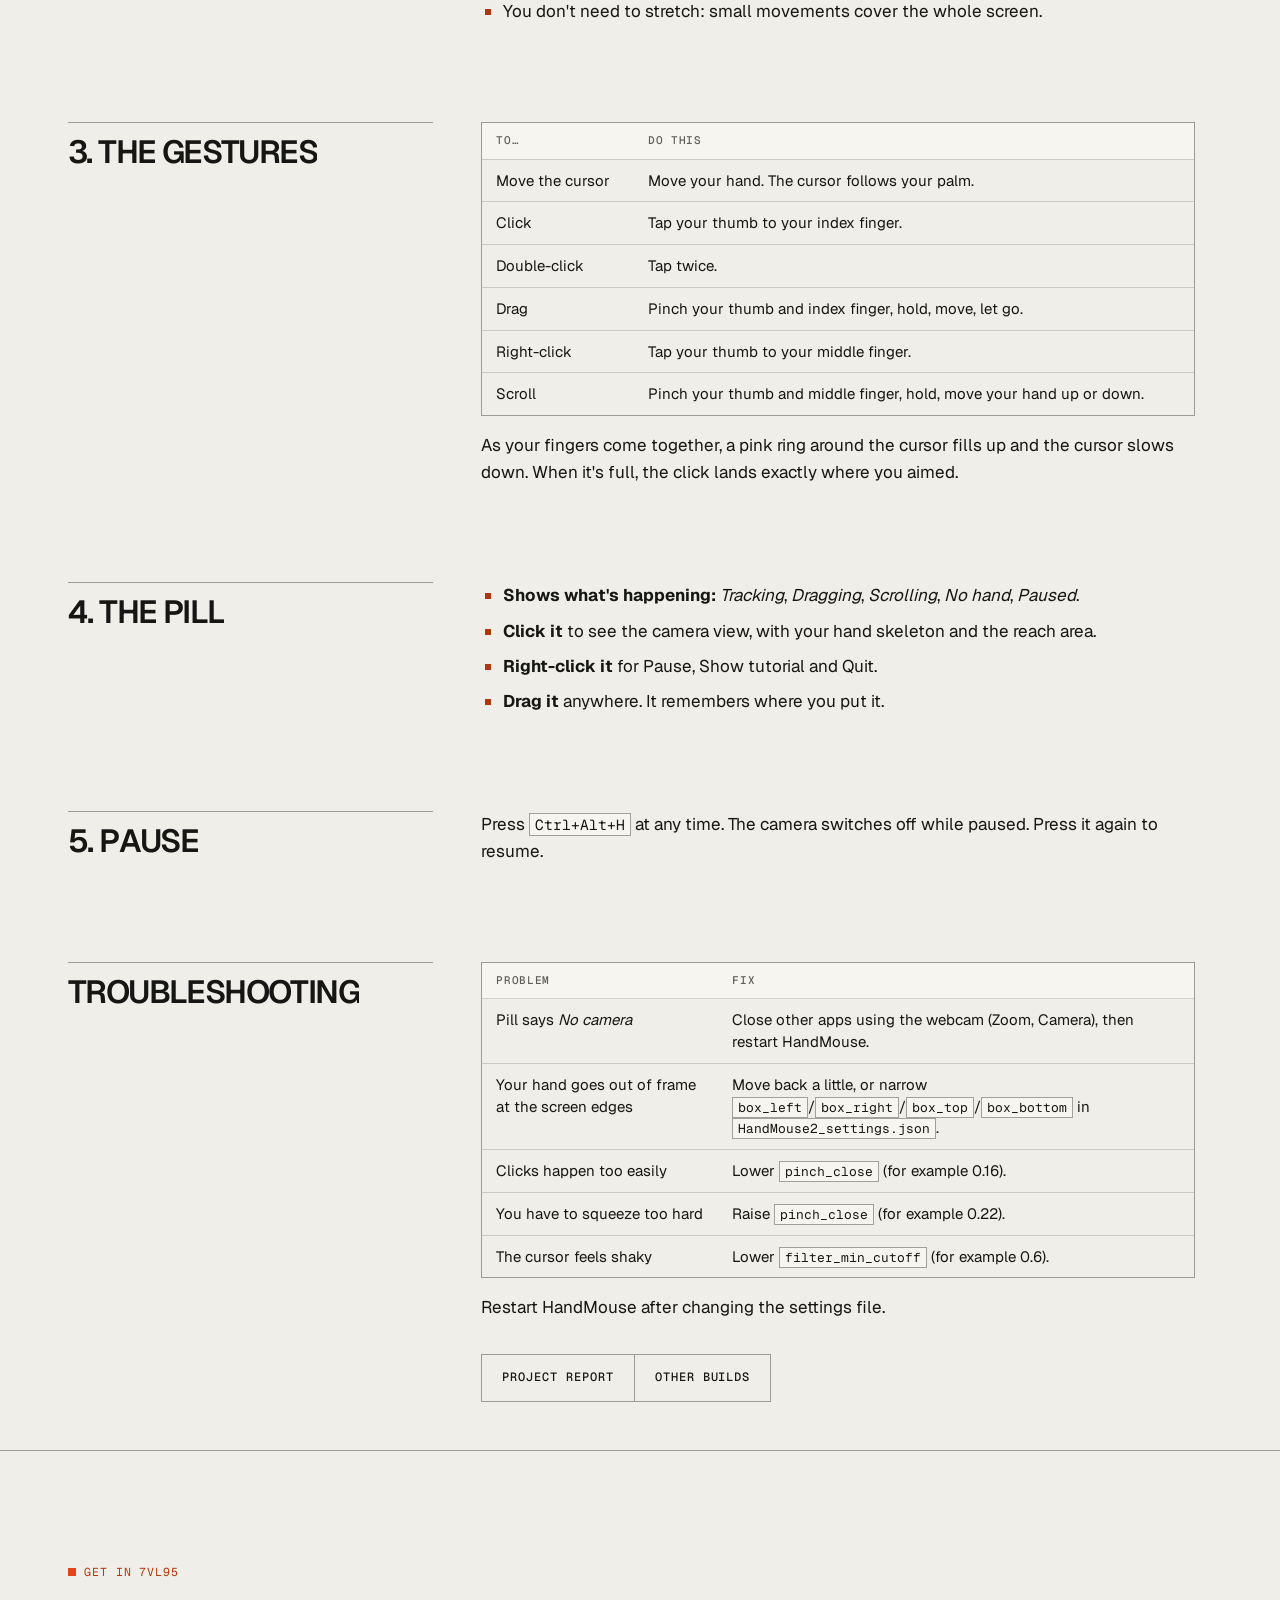
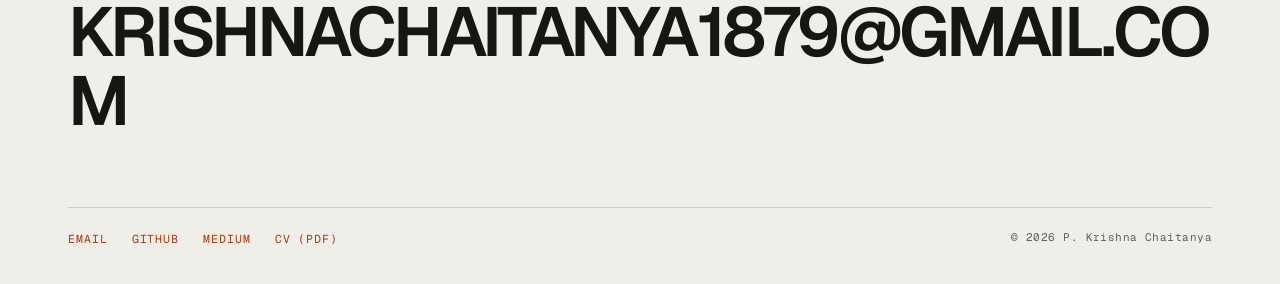
<file: handmouse-guide.html>
<!doctype html>
<html lang="en">
<head>
  <meta charset="utf-8">
  <script>try{var t=localStorage.getItem("theme");if(t==="light"||t==="dark")document.documentElement.setAttribute("data-theme",t);}catch(e){}</script>
  <meta name="viewport" content="width=device-width, initial-scale=1">
  <title>How to use HandMouse 2 | P. Krishna Chaitanya</title>
  <meta name="description" content="User guide for HandMouse 2: control a Windows laptop with one hand and a webcam.">
  <meta name="theme-color" content="#efeee8">

  <meta property="og:type" content="website">
  <meta property="og:title" content="How to use HandMouse 2 | P. Krishna Chaitanya">
  <meta property="og:description" content="Control your Windows laptop with one hand and a webcam.">
  <meta property="og:url" content="https://pkrshnachaitanya1879.github.io/handmouse-guide.html">
  <meta property="og:image" content="https://pkrshnachaitanya1879.github.io/assets/img/og-image.png">
  <meta name="twitter:card" content="summary_large_image">

  <link rel="icon" href="assets/img/favicon.svg" type="image/svg+xml">

  <link rel="preconnect" href="https://fonts.googleapis.com">
  <link rel="preconnect" href="https://fonts.gstatic.com" crossorigin>
  <link href="https://fonts.googleapis.com/css2?family=Geist:wght@400;500;600;700&family=Geist+Mono:wght@400;500;600&display=swap" rel="stylesheet">
  <link rel="stylesheet" href="assets/css/style.css">
</head>
<body>
  <a class="skip" href="#main">Skip to content</a>

  <div class="progress" aria-hidden="true"></div>
  <header class="nav">
    <div class="nav-inner">
      <a class="brand" href="index.html" aria-label="P. Krishna Chaitanya, back to home page">PKC</a>
      <nav aria-label="Primary">
        <ul>
          <li><a href="index.html#research">Research</a></li>
          <li><a href="index.html#projects">Projects</a></li>
          <li><a href="index.html#builds">Builds</a></li>
          <li><a href="index.html#writing">Writing</a></li>
          <li><a href="index.html#photography">Photography</a></li>
          <li><a href="cv/P_Krishna_Chaitanya_CV.pdf">CV</a></li>
        </ul>
      </nav>
      <button class="theme-toggle" type="button" aria-label="Switch between light and dark theme"><svg class="sun" viewBox="0 0 24 24" fill="none" stroke="currentColor" stroke-width="2" stroke-linecap="round" aria-hidden="true"><circle cx="12" cy="12" r="4"/><path d="M12 2v2M12 20v2M4.9 4.9l1.4 1.4M17.7 17.7l1.4 1.4M2 12h2M20 12h2M4.9 19.1l1.4-1.4M17.7 6.3l1.4-1.4"/></svg><svg class="moon" viewBox="0 0 24 24" fill="none" stroke="currentColor" stroke-width="2" stroke-linecap="round" stroke-linejoin="round" aria-hidden="true"><path d="M21 12.8A9 9 0 1 1 11.2 3a7 7 0 0 0 9.8 9.8z"/></svg></button>
    </div>
  </header>

    <main id="main">

    <section class="page-hero">
      <div class="wrap">
        <a class="back" href="handmouse.html">← Back to HandMouse 2</a>
        <h1>How to use HandMouse 2</h1>
        <p class="lede">Control your Windows laptop with one hand and a webcam. It takes about two minutes to learn.</p>
        <div class="buttons">
          <!-- TODO: same GitHub Release link as handmouse.html; works once HandMouse2.exe is uploaded. -->
          <a class="btn primary" href="https://github.com/PKrshnaChaitanya1879/fumblinghell/releases/latest/download/HandMouse2.exe">Download for Windows</a>
          <a class="btn" href="handmouse.html">Project report</a>
        </div>
      </div>
    </section>

    <section class="reveal doc-sec" id="start">
      <div class="wrap grid-2">
        <h2 class="section-title">1. Start it</h2>
        <div class="prose">
          <figure class="doc-fig">
            <img src="assets/img/handmouse/tutorial-first-launch.webp" alt="First tutorial card: an illustrated raised hand above the text 1 of 6, Raise your hand. Hold one hand up with your palm facing the screen, about an arm's length away" width="480" height="460">
            <figcaption>The tutorial on first launch.</figcaption>
          </figure>
          <p>Double-click <code>HandMouse2.exe</code>. The first start takes about 10 seconds.</p>
          <ul>
            <li><strong>A small dark pill</strong> appears at the top of the screen. That's HandMouse.</li>
            <li><strong>The tutorial</strong> opens in the middle of the screen the first time. Follow it: each step waits until you've done the gesture. While it's open, your clicks won't touch anything on the desktop.</li>
          </ul>
        </div>
      </div>
    </section>

    <section class="reveal doc-sec" id="position">
      <div class="wrap grid-2">
        <h2 class="section-title">2. Position your hand</h2>
        <div class="prose">
          <ul>
            <li>Sit at a normal distance from the laptop.</li>
            <li>Raise one relaxed hand, palm facing the screen, at about chest height.</li>
            <li>You don't need to stretch: small movements cover the whole screen.</li>
          </ul>
        </div>
      </div>
    </section>

    <section class="reveal doc-sec" id="gestures">
      <div class="wrap grid-2">
        <h2 class="section-title">3. The gestures</h2>
        <div class="prose">
          <div class="table-scroll">
            <table>
              <thead><tr><th scope="col">To…</th><th scope="col">Do this</th></tr></thead>
              <tbody>
                <tr><td>Move the cursor</td><td>Move your hand. The cursor follows your palm.</td></tr>
                <tr><td>Click</td><td>Tap your thumb to your index finger.</td></tr>
                <tr><td>Double-click</td><td>Tap twice.</td></tr>
                <tr><td>Drag</td><td>Pinch your thumb and index finger, hold, move, let go.</td></tr>
                <tr><td>Right-click</td><td>Tap your thumb to your middle finger.</td></tr>
                <tr><td>Scroll</td><td>Pinch your thumb and middle finger, hold, move your hand up or down.</td></tr>
              </tbody>
            </table>
          </div>
          <p>As your fingers come together, a pink ring around the cursor fills up and the cursor slows down. When it's full, the click lands exactly where you aimed.</p>
        </div>
      </div>
    </section>

    <section class="reveal doc-sec" id="pill">
      <div class="wrap grid-2">
        <h2 class="section-title">4. The pill</h2>
        <div class="prose">
          <ul>
            <li><strong>Shows what's happening:</strong> <em>Tracking</em>, <em>Dragging</em>, <em>Scrolling</em>, <em>No hand</em>, <em>Paused</em>.</li>
            <li><strong>Click it</strong> to see the camera view, with your hand skeleton and the reach area.</li>
            <li><strong>Right-click it</strong> for Pause, Show tutorial and Quit.</li>
            <li><strong>Drag it</strong> anywhere. It remembers where you put it.</li>
          </ul>
        </div>
      </div>
    </section>

    <section class="reveal doc-sec" id="pause">
      <div class="wrap grid-2">
        <h2 class="section-title">5. Pause</h2>
        <div class="prose">
          <p>Press <kbd>Ctrl+Alt+H</kbd> at any time. The camera switches off while paused. Press it again to resume.</p>
        </div>
      </div>
    </section>

    <section class="reveal doc-sec" id="troubleshooting">
      <div class="wrap grid-2">
        <h2 class="section-title">Troubleshooting</h2>
        <div class="prose">
          <div class="table-scroll">
            <table>
              <thead><tr><th scope="col">Problem</th><th scope="col">Fix</th></tr></thead>
              <tbody>
                <tr><td>Pill says <em>No camera</em></td><td>Close other apps using the webcam (Zoom, Camera), then restart HandMouse.</td></tr>
                <tr><td>Your hand goes out of frame at the screen edges</td><td>Move back a little, or narrow <code>box_left</code>/<code>box_right</code>/<code>box_top</code>/<code>box_bottom</code> in <code>HandMouse2_settings.json</code>.</td></tr>
                <tr><td>Clicks happen too easily</td><td>Lower <code>pinch_close</code> (for example 0.16).</td></tr>
                <tr><td>You have to squeeze too hard</td><td>Raise <code>pinch_close</code> (for example 0.22).</td></tr>
                <tr><td>The cursor feels shaky</td><td>Lower <code>filter_min_cutoff</code> (for example 0.6).</td></tr>
              </tbody>
            </table>
          </div>
          <p>Restart HandMouse after changing the settings file.</p>
          <div class="buttons">
            <a class="btn" href="handmouse.html">Project report</a>
            <a class="btn" href="index.html#builds">Other builds</a>
          </div>
        </div>
      </div>
    </section>

</main>

  <footer class="footer">
    <div class="wrap">
      <p class="foot-kicker">Get in touch</p>
      <a class="foot-mail" href="mailto:krishnachaitanya1879@gmail.com">krishnachaitanya1879@gmail.com</a>
      <div class="foot-inner">
        <ul>
          <li><a href="mailto:krishnachaitanya1879@gmail.com">Email</a></li>
          <li><a href="https://github.com/PKrshnaChaitanya1879" target="_blank" rel="noopener">GitHub</a></li>
          <li><a href="https://medium.com/@fumblinggum" target="_blank" rel="noopener">Medium</a></li>
          <li><a href="cv/P_Krishna_Chaitanya_CV.pdf">CV (PDF)</a></li>
        </ul>
        <p>© 2026 P. Krishna Chaitanya</p>
      </div>
    </div>
  </footer>

  <dialog class="lightbox" id="lightbox" aria-label="Screenshot viewer">
    <button class="lb-btn lb-close" type="button" aria-label="Close">✕</button>
    <button class="lb-btn lb-prev" type="button" aria-label="Previous screenshot">‹</button>
    <img alt="" id="lb-img">
    <button class="lb-btn lb-next" type="button" aria-label="Next screenshot">›</button>
  </dialog>

  <script src="assets/js/main.js"></script>
  <script src="assets/js/motion.js"></script>
</body>
</html>
</file>
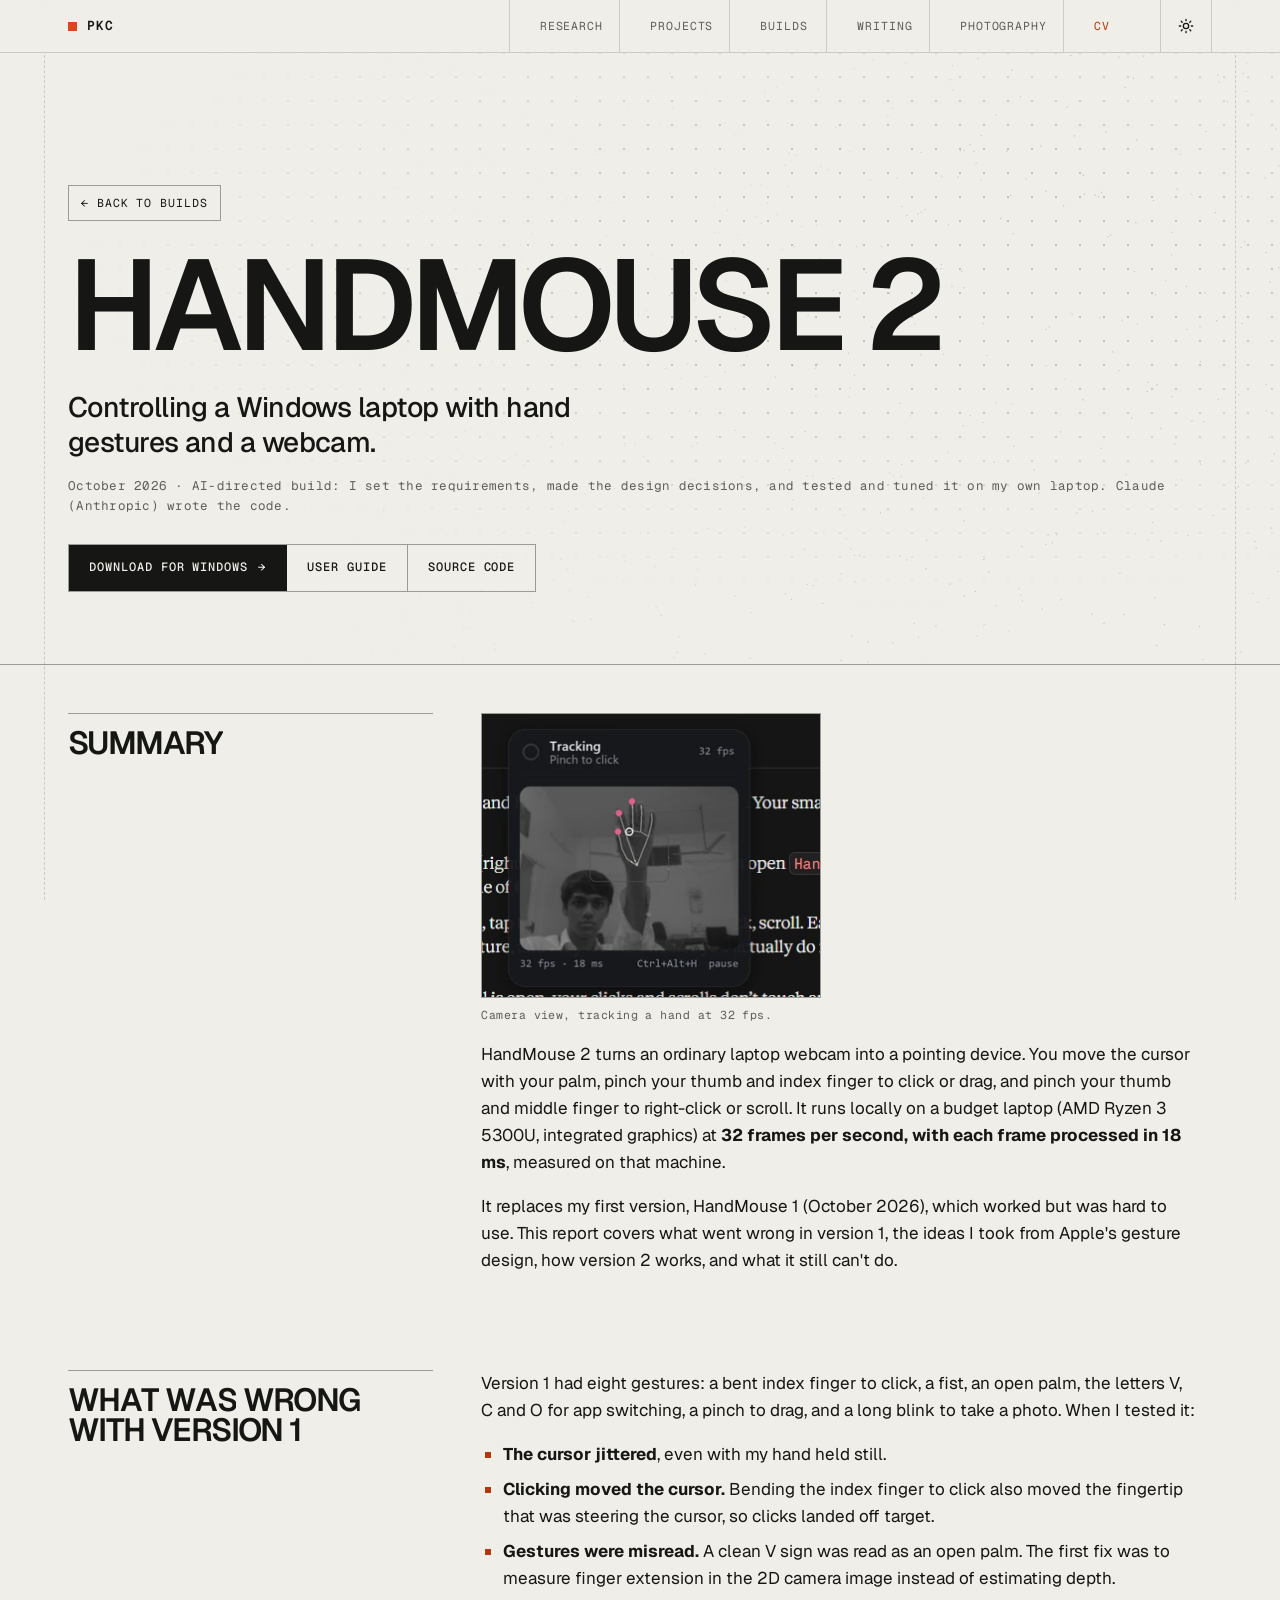
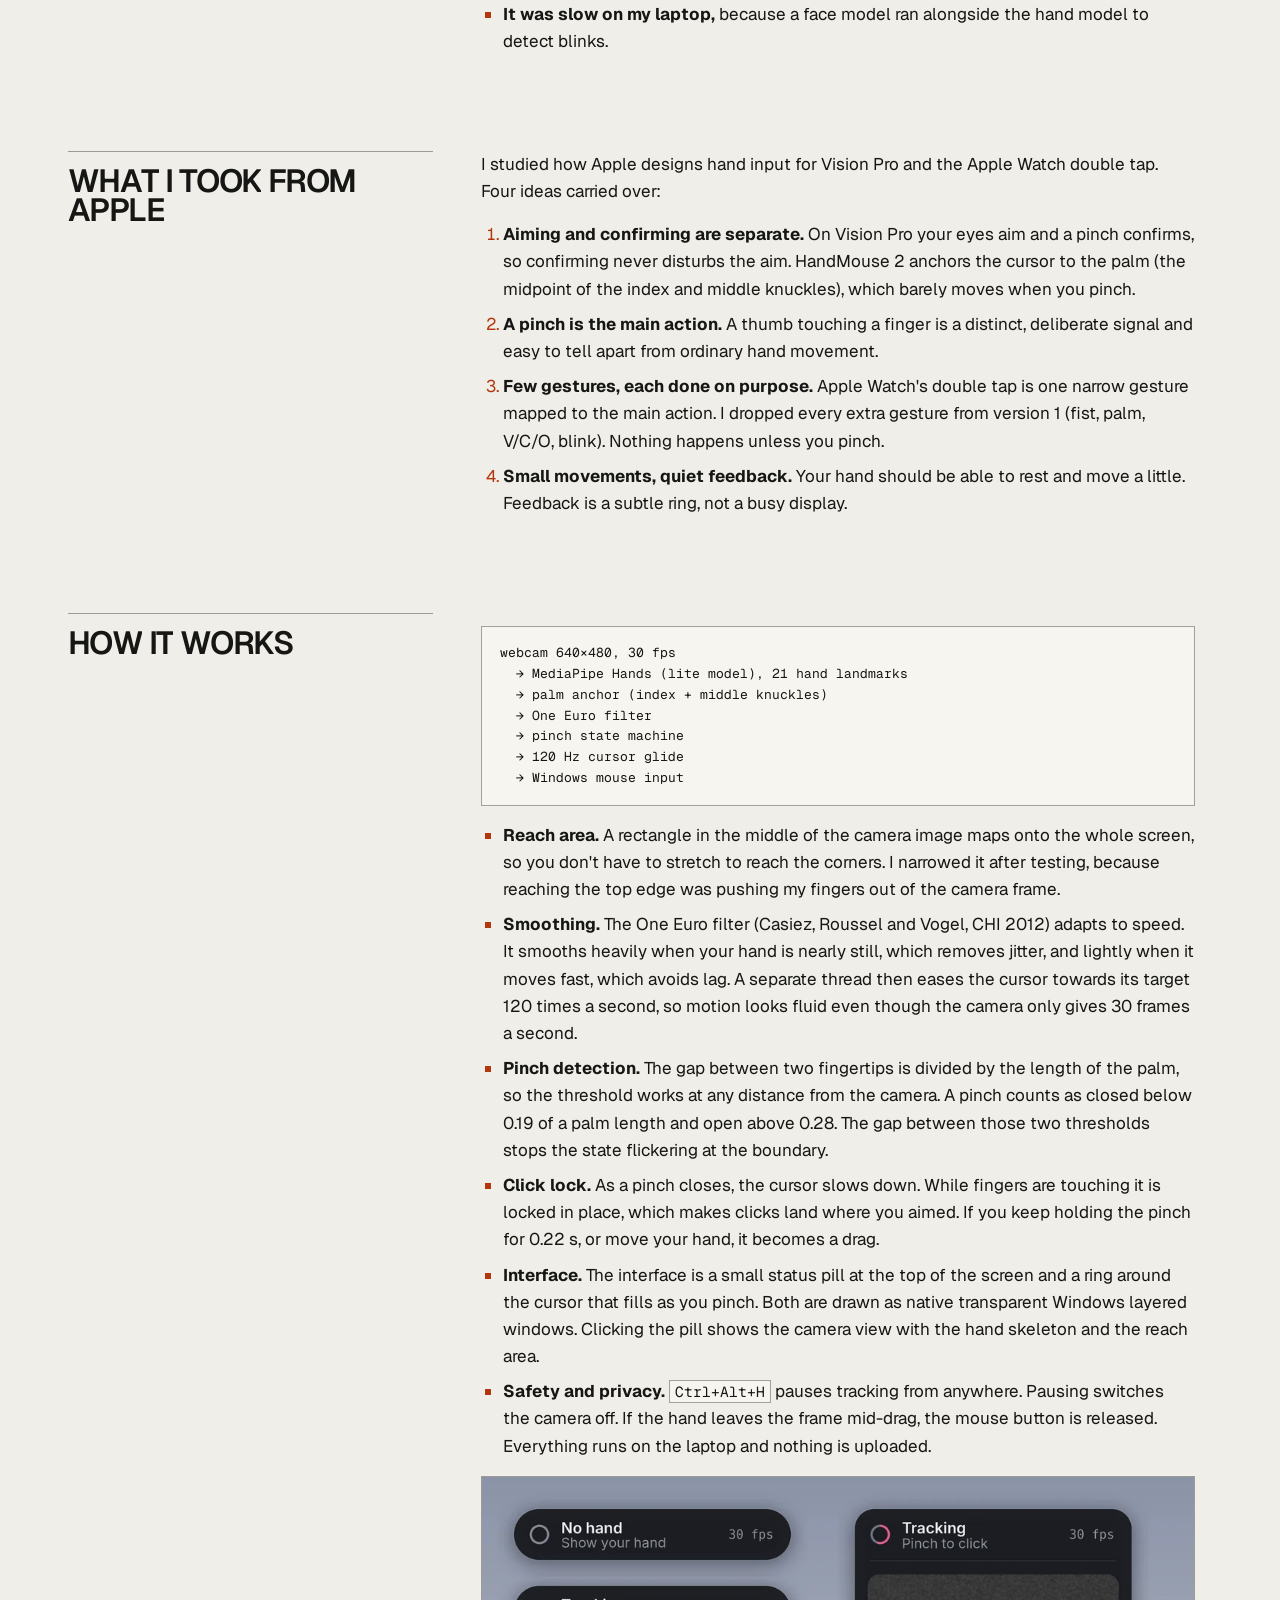
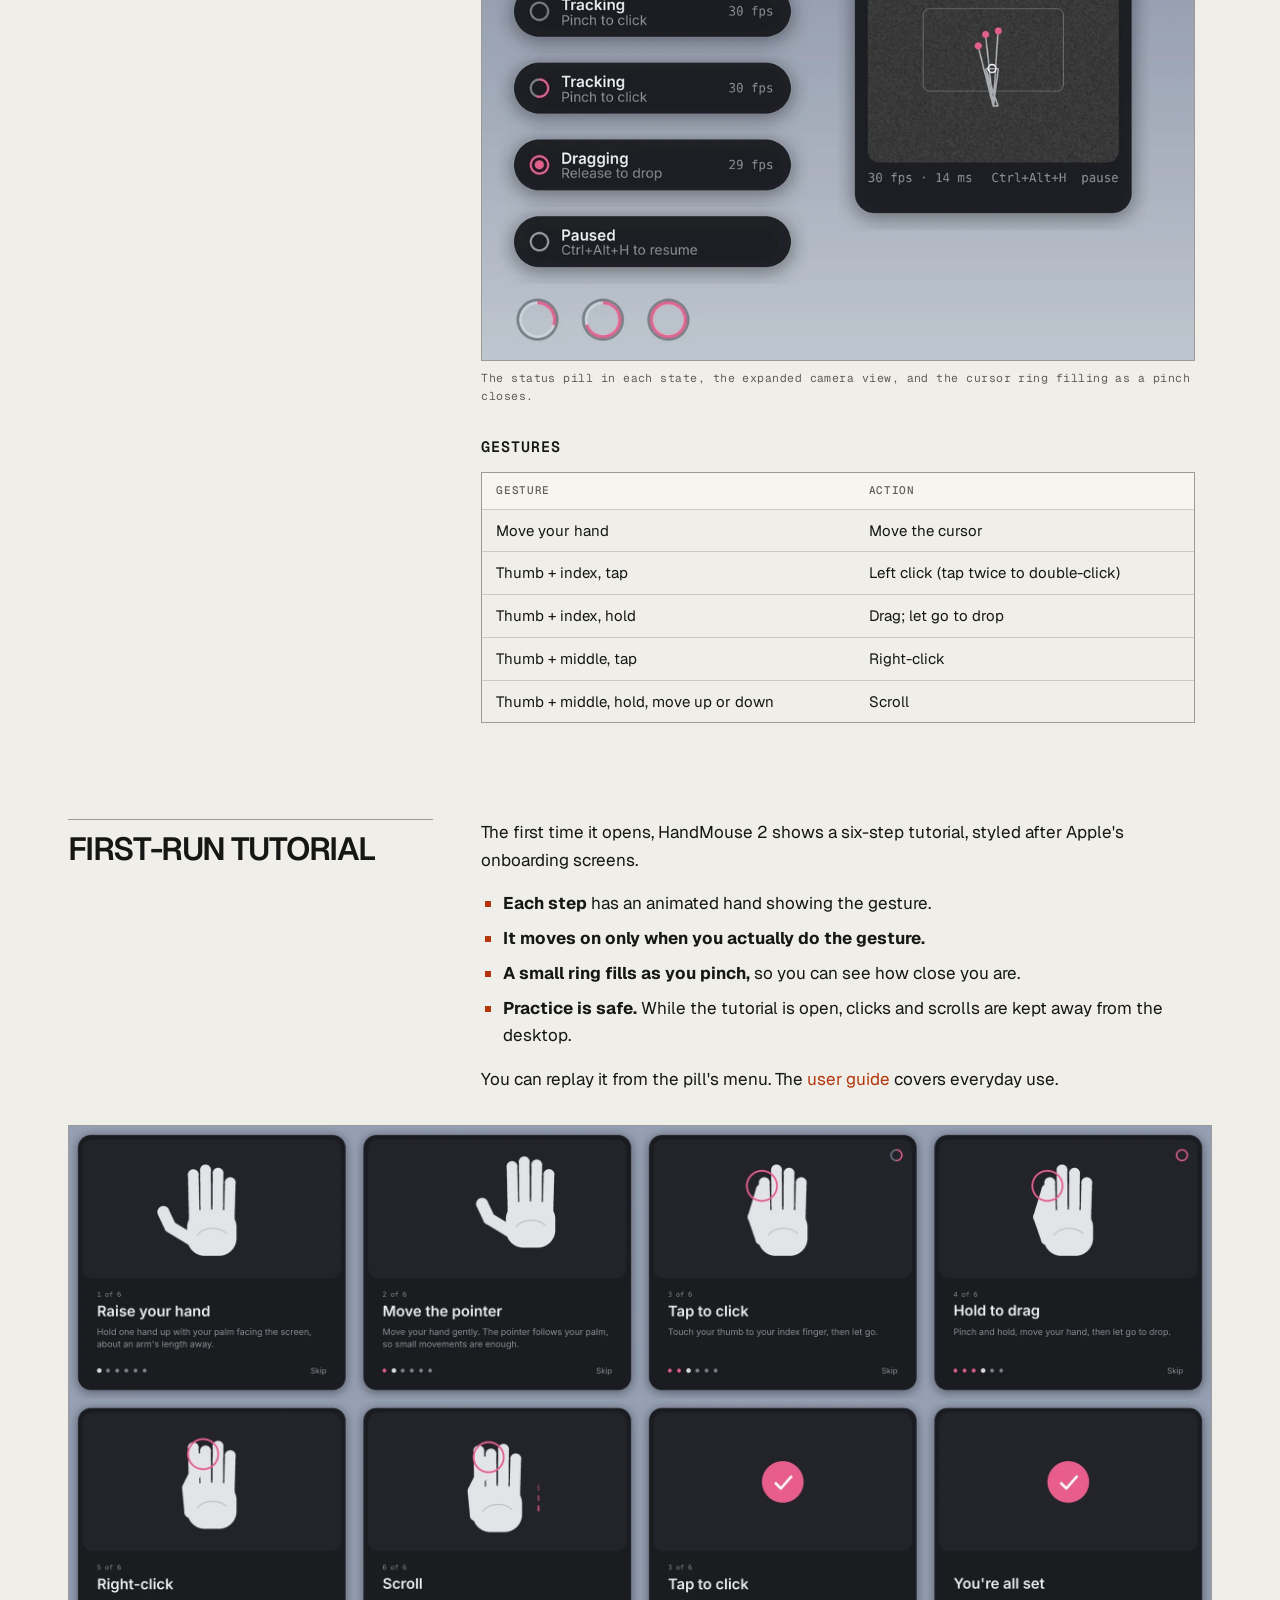
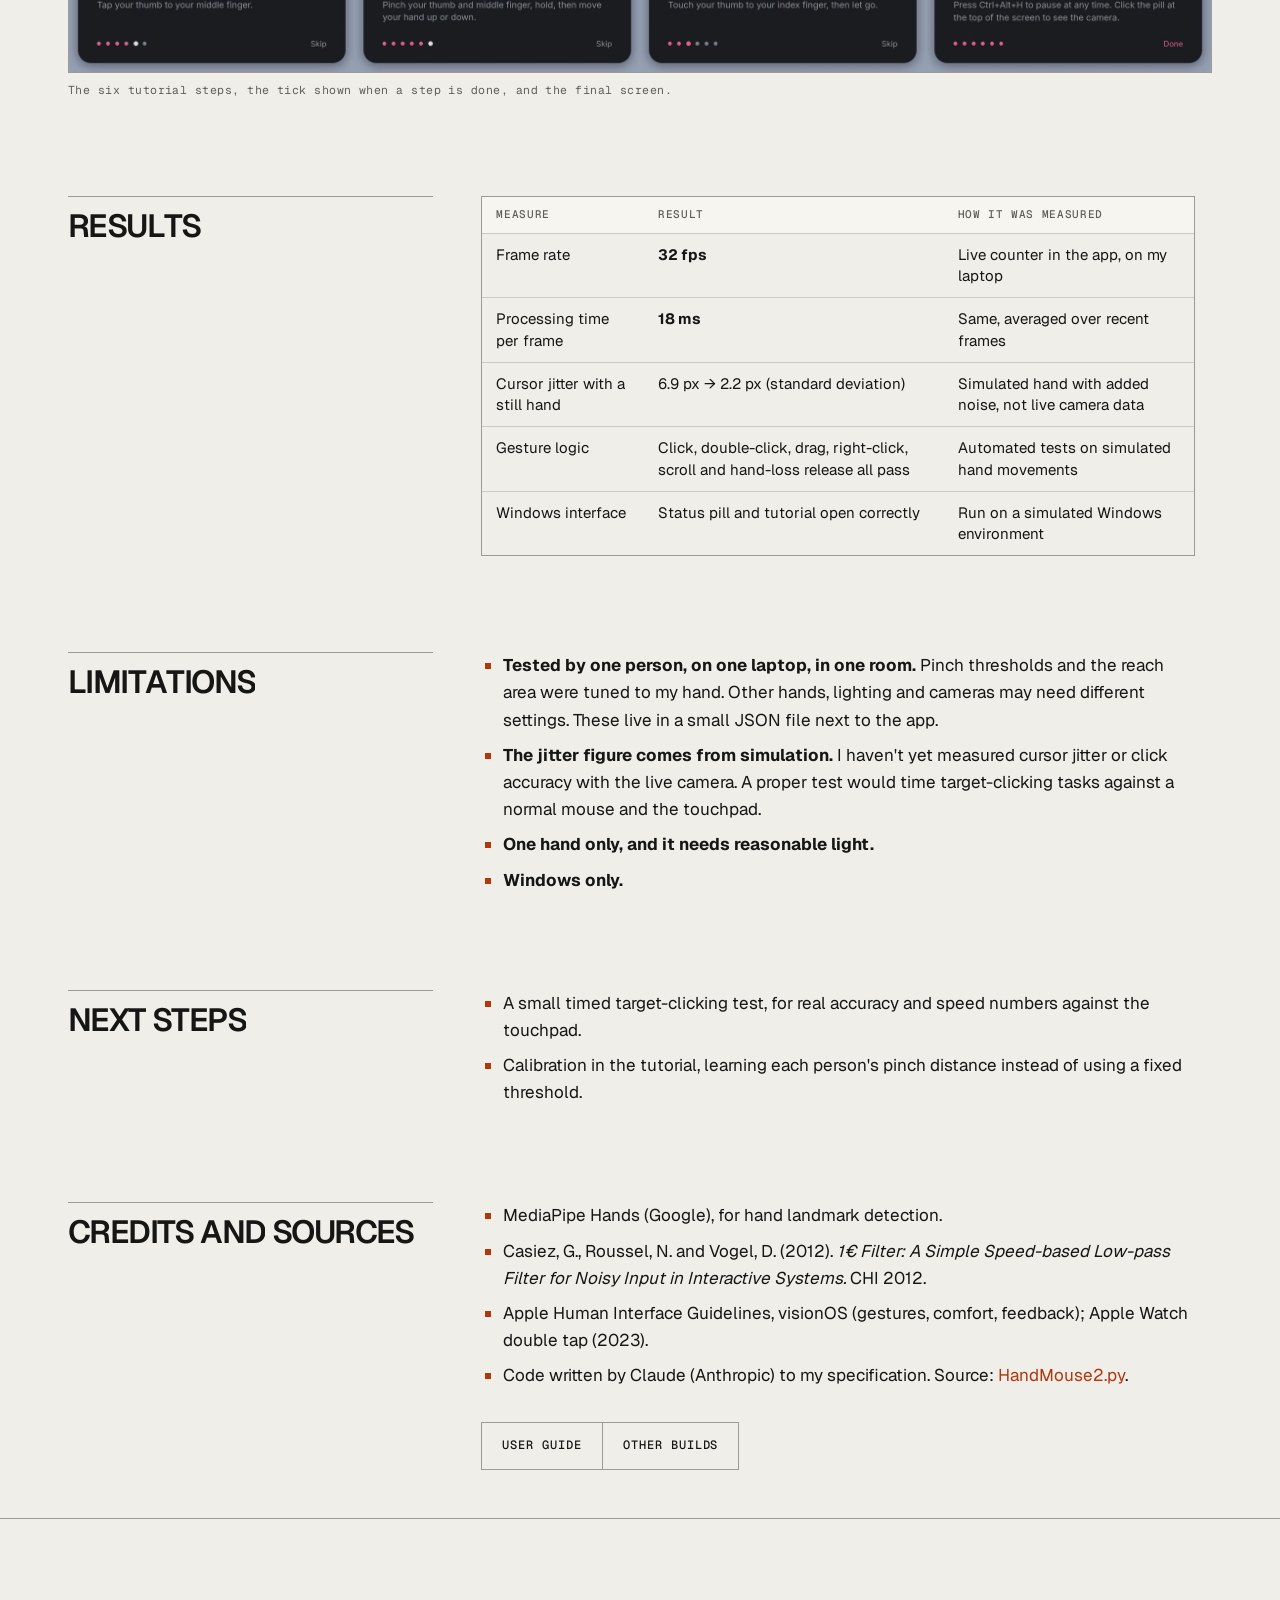
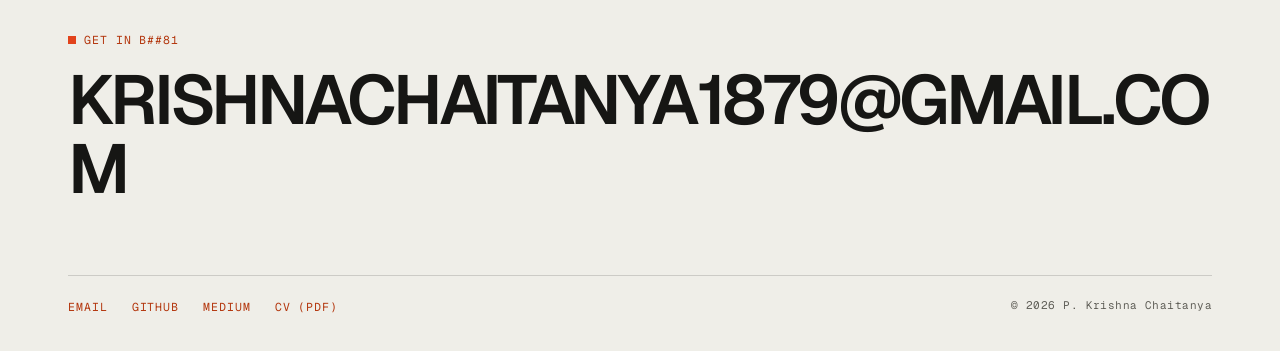
<file: handmouse.html>
<!doctype html>
<html lang="en">
<head>
  <meta charset="utf-8">
  <script>try{var t=localStorage.getItem("theme");if(t==="light"||t==="dark")document.documentElement.setAttribute("data-theme",t);}catch(e){}</script>
  <meta name="viewport" content="width=device-width, initial-scale=1">
  <title>HandMouse 2 | P. Krishna Chaitanya</title>
  <meta name="description" content="HandMouse 2: webcam hand control for Windows. Pinch to click, palm-anchored cursor, first-run tutorial. Runs at 32 fps on a budget laptop.">
  <meta name="theme-color" content="#efeee8">

  <meta property="og:type" content="website">
  <meta property="og:title" content="HandMouse 2 | P. Krishna Chaitanya">
  <meta property="og:description" content="Webcam hand control for Windows: pinch to click, palm-anchored cursor, first-run tutorial.">
  <meta property="og:url" content="https://pkrshnachaitanya1879.github.io/handmouse.html">
  <meta property="og:image" content="https://pkrshnachaitanya1879.github.io/assets/img/handmouse/tutorial-card-click.webp">
  <meta name="twitter:card" content="summary_large_image">

  <link rel="icon" href="assets/img/favicon.svg" type="image/svg+xml">

  <link rel="preconnect" href="https://fonts.googleapis.com">
  <link rel="preconnect" href="https://fonts.gstatic.com" crossorigin>
  <link href="https://fonts.googleapis.com/css2?family=Geist:wght@400;500;600;700&family=Geist+Mono:wght@400;500;600&display=swap" rel="stylesheet">
  <link rel="stylesheet" href="assets/css/style.css">
</head>
<body>
  <a class="skip" href="#main">Skip to content</a>

  <div class="progress" aria-hidden="true"></div>
  <header class="nav">
    <div class="nav-inner">
      <a class="brand" href="index.html" aria-label="P. Krishna Chaitanya, back to home page">PKC</a>
      <nav aria-label="Primary">
        <ul>
          <li><a href="index.html#research">Research</a></li>
          <li><a href="index.html#projects">Projects</a></li>
          <li><a href="index.html#builds">Builds</a></li>
          <li><a href="index.html#writing">Writing</a></li>
          <li><a href="index.html#photography">Photography</a></li>
          <li><a href="cv/P_Krishna_Chaitanya_CV.pdf">CV</a></li>
        </ul>
      </nav>
      <button class="theme-toggle" type="button" aria-label="Switch between light and dark theme"><svg class="sun" viewBox="0 0 24 24" fill="none" stroke="currentColor" stroke-width="2" stroke-linecap="round" aria-hidden="true"><circle cx="12" cy="12" r="4"/><path d="M12 2v2M12 20v2M4.9 4.9l1.4 1.4M17.7 17.7l1.4 1.4M2 12h2M20 12h2M4.9 19.1l1.4-1.4M17.7 6.3l1.4-1.4"/></svg><svg class="moon" viewBox="0 0 24 24" fill="none" stroke="currentColor" stroke-width="2" stroke-linecap="round" stroke-linejoin="round" aria-hidden="true"><path d="M21 12.8A9 9 0 1 1 11.2 3a7 7 0 0 0 9.8 9.8z"/></svg></button>
    </div>
  </header>

    <main id="main">

    <section class="page-hero">
      <div class="wrap">
        <a class="back" href="index.html#builds">← Back to Builds</a>
        <h1>HandMouse 2</h1>
        <p class="lede">Controlling a Windows laptop with hand gestures and a webcam.</p>
        <p class="small">October 2026 · AI-directed build: I set the requirements, made the design decisions, and tested and tuned it on my own laptop. Claude (Anthropic) wrote the code.</p>
        <div class="buttons">
          <!-- TODO: upload HandMouse2.exe (about 100 MB, too big to commit) to a GitHub Release on this repo; this link then downloads the newest one. -->
          <a class="btn primary" href="https://github.com/PKrshnaChaitanya1879/fumblinghell/releases/latest/download/HandMouse2.exe">Download for Windows</a>
          <a class="btn" href="handmouse-guide.html">User guide</a>
          <a class="btn" href="handmouse/HandMouse2.py">Source code</a>
        </div>
      </div>
    </section>

    <section class="reveal doc-sec" id="summary">
      <div class="wrap grid-2">
        <h2 class="section-title">Summary</h2>
        <div class="prose">
          <figure class="doc-fig">
            <img src="assets/img/handmouse/handmouse-camera-view.webp" alt="HandMouse 2 camera view: the status pill reads Tracking, Pinch to click, with a hand skeleton drawn over the webcam image and 32 fps, 18 ms at the bottom" width="340" height="285">
            <figcaption>Camera view, tracking a hand at 32 fps.</figcaption>
          </figure>
          <p>HandMouse 2 turns an ordinary laptop webcam into a pointing device. You move the cursor with your palm, pinch your thumb and index finger to click or drag, and pinch your thumb and middle finger to right-click or scroll. It runs locally on a budget laptop (AMD Ryzen 3 5300U, integrated graphics) at <strong>32 frames per second, with each frame processed in 18 ms</strong>, measured on that machine.</p>
          <p>It replaces my first version, HandMouse 1 (October 2026), which worked but was hard to use. This report covers what went wrong in version 1, the ideas I took from Apple's gesture design, how version 2 works, and what it still can't do.</p>
        </div>
      </div>
    </section>

    <section class="reveal doc-sec" id="version-1">
      <div class="wrap grid-2">
        <h2 class="section-title">What was wrong with version 1</h2>
        <div class="prose">
          <p>Version 1 had eight gestures: a bent index finger to click, a fist, an open palm, the letters V, C and O for app switching, a pinch to drag, and a long blink to take a photo. When I tested it:</p>
          <ul>
            <li><strong>The cursor jittered</strong>, even with my hand held still.</li>
            <li><strong>Clicking moved the cursor.</strong> Bending the index finger to click also moved the fingertip that was steering the cursor, so clicks landed off target.</li>
            <li><strong>Gestures were misread.</strong> A clean V sign was read as an open palm. The first fix was to measure finger extension in the 2D camera image instead of estimating depth.</li>
            <li><strong>It was slow on my laptop,</strong> because a face model ran alongside the hand model to detect blinks.</li>
          </ul>
        </div>
      </div>
    </section>

    <section class="reveal doc-sec" id="apple">
      <div class="wrap grid-2">
        <h2 class="section-title">What I took from Apple</h2>
        <div class="prose">
          <p>I studied how Apple designs hand input for Vision Pro and the Apple Watch double tap. Four ideas carried over:</p>
          <ol>
            <li><strong>Aiming and confirming are separate.</strong> On Vision Pro your eyes aim and a pinch confirms, so confirming never disturbs the aim. HandMouse 2 anchors the cursor to the palm (the midpoint of the index and middle knuckles), which barely moves when you pinch.</li>
            <li><strong>A pinch is the main action.</strong> A thumb touching a finger is a distinct, deliberate signal and easy to tell apart from ordinary hand movement.</li>
            <li><strong>Few gestures, each done on purpose.</strong> Apple Watch's double tap is one narrow gesture mapped to the main action. I dropped every extra gesture from version 1 (fist, palm, V/C/O, blink). Nothing happens unless you pinch.</li>
            <li><strong>Small movements, quiet feedback.</strong> Your hand should be able to rest and move a little. Feedback is a subtle ring, not a busy display.</li>
          </ol>
        </div>
      </div>
    </section>

    <section class="reveal doc-sec" id="how-it-works">
      <div class="wrap grid-2">
        <h2 class="section-title">How it works</h2>
        <div class="prose">
<pre aria-label="Processing pipeline">webcam 640×480, 30 fps
  → MediaPipe Hands (lite model), 21 hand landmarks
  → palm anchor (index + middle knuckles)
  → One Euro filter
  → pinch state machine
  → 120 Hz cursor glide
  → Windows mouse input</pre>
          <ul>
            <li><strong>Reach area.</strong> A rectangle in the middle of the camera image maps onto the whole screen, so you don't have to stretch to reach the corners. I narrowed it after testing, because reaching the top edge was pushing my fingers out of the camera frame.</li>
            <li><strong>Smoothing.</strong> The One Euro filter (Casiez, Roussel and Vogel, CHI 2012) adapts to speed. It smooths heavily when your hand is nearly still, which removes jitter, and lightly when it moves fast, which avoids lag. A separate thread then eases the cursor towards its target 120 times a second, so motion looks fluid even though the camera only gives 30 frames a second.</li>
            <li><strong>Pinch detection.</strong> The gap between two fingertips is divided by the length of the palm, so the threshold works at any distance from the camera. A pinch counts as closed below 0.19 of a palm length and open above 0.28. The gap between those two thresholds stops the state flickering at the boundary.</li>
            <li><strong>Click lock.</strong> As a pinch closes, the cursor slows down. While fingers are touching it is locked in place, which makes clicks land where you aimed. If you keep holding the pinch for 0.22 s, or move your hand, it becomes a drag.</li>
            <li><strong>Interface.</strong> The interface is a small status pill at the top of the screen and a ring around the cursor that fills as you pinch. Both are drawn as native transparent Windows layered windows. Clicking the pill shows the camera view with the hand skeleton and the reach area.</li>
            <li><strong>Safety and privacy.</strong> <kbd>Ctrl+Alt+H</kbd> pauses tracking from anywhere. Pausing switches the camera off. If the hand leaves the frame mid-drag, the mouse button is released. Everything runs on the laptop and nothing is uploaded.</li>
          </ul>
          <figure class="doc-fig">
            <img src="assets/img/handmouse/status-pill-states.webp" alt="The HandMouse status pill in five states: No hand, Tracking, Tracking with the ring part-filled, Dragging and Paused, next to the expanded camera view and three cursor rings at different fill levels" width="936" height="635" loading="lazy">
            <figcaption>The status pill in each state, the expanded camera view, and the cursor ring filling as a pinch closes.</figcaption>
          </figure>
          <h3>Gestures</h3>
          <div class="table-scroll">
            <table>
              <thead><tr><th scope="col">Gesture</th><th scope="col">Action</th></tr></thead>
              <tbody>
                <tr><td>Move your hand</td><td>Move the cursor</td></tr>
                <tr><td>Thumb + index, tap</td><td>Left click (tap twice to double-click)</td></tr>
                <tr><td>Thumb + index, hold</td><td>Drag; let go to drop</td></tr>
                <tr><td>Thumb + middle, tap</td><td>Right-click</td></tr>
                <tr><td>Thumb + middle, hold, move up or down</td><td>Scroll</td></tr>
              </tbody>
            </table>
          </div>
        </div>
      </div>
    </section>

    <section class="reveal doc-sec" id="tutorial">
      <div class="wrap grid-2">
        <h2 class="section-title">First-run tutorial</h2>
        <div class="prose">
          <p>The first time it opens, HandMouse 2 shows a six-step tutorial, styled after Apple's onboarding screens.</p>
          <ul>
            <li><strong>Each step</strong> has an animated hand showing the gesture.</li>
            <li><strong>It moves on only when you actually do the gesture.</strong></li>
            <li><strong>A small ring fills as you pinch,</strong> so you can see how close you are.</li>
            <li><strong>Practice is safe.</strong> While the tutorial is open, clicks and scrolls are kept away from the desktop.</li>
          </ul>
          <p>You can replay it from the pill's menu. The <a href="handmouse-guide.html">user guide</a> covers everyday use.</p>
        </div>
      </div>
      <div class="wrap">
        <figure class="doc-fig wide">
          <img src="assets/img/handmouse/tutorial-steps.webp" alt="Eight tutorial cards: Raise your hand, Move the pointer, Tap to click, Hold to drag, Right-click, Scroll, the tick shown when a step is done, and You're all set" width="2336" height="1118" loading="lazy">
          <figcaption>The six tutorial steps, the tick shown when a step is done, and the final screen.</figcaption>
        </figure>
      </div>
    </section>

    <section class="reveal doc-sec" id="results">
      <div class="wrap grid-2">
        <h2 class="section-title">Results</h2>
        <div class="prose">
          <div class="table-scroll">
            <table>
              <thead><tr><th scope="col">Measure</th><th scope="col">Result</th><th scope="col">How it was measured</th></tr></thead>
              <tbody>
                <tr><td>Frame rate</td><td><strong>32 fps</strong></td><td>Live counter in the app, on my laptop</td></tr>
                <tr><td>Processing time per frame</td><td><strong>18 ms</strong></td><td>Same, averaged over recent frames</td></tr>
                <tr><td>Cursor jitter with a still hand</td><td>6.9 px → 2.2 px (standard deviation)</td><td>Simulated hand with added noise, not live camera data</td></tr>
                <tr><td>Gesture logic</td><td>Click, double-click, drag, right-click, scroll and hand-loss release all pass</td><td>Automated tests on simulated hand movements</td></tr>
                <tr><td>Windows interface</td><td>Status pill and tutorial open correctly</td><td>Run on a simulated Windows environment</td></tr>
              </tbody>
            </table>
          </div>
        </div>
      </div>
    </section>

    <section class="reveal doc-sec" id="limitations">
      <div class="wrap grid-2">
        <h2 class="section-title">Limitations</h2>
        <div class="prose">
          <ul>
            <li><strong>Tested by one person, on one laptop, in one room.</strong> Pinch thresholds and the reach area were tuned to my hand. Other hands, lighting and cameras may need different settings. These live in a small JSON file next to the app.</li>
            <li><strong>The jitter figure comes from simulation.</strong> I haven't yet measured cursor jitter or click accuracy with the live camera. A proper test would time target-clicking tasks against a normal mouse and the touchpad.</li>
            <li><strong>One hand only, and it needs reasonable light.</strong></li>
            <li><strong>Windows only.</strong></li>
          </ul>
        </div>
      </div>
    </section>

    <section class="reveal doc-sec" id="next">
      <div class="wrap grid-2">
        <h2 class="section-title">Next steps</h2>
        <div class="prose">
          <ul>
            <li>A small timed target-clicking test, for real accuracy and speed numbers against the touchpad.</li>
            <li>Calibration in the tutorial, learning each person's pinch distance instead of using a fixed threshold.</li>
          </ul>
        </div>
      </div>
    </section>

    <!-- Hidden until screenshots exist; tools/optimise_images.py reveals it (files named gesture-01.png, ...) -->
    <section class="reveal" id="screenshots" hidden>
      <div class="wrap">
        <h2 class="section-title">Screenshots</h2>
        <!-- GALLERY:START (rewritten by tools/optimise_images.py) -->
        <div class="gallery wide" id="gallery">
        </div>
        <!-- GALLERY:END -->
      </div>
    </section>

    <section class="reveal doc-sec" id="credits">
      <div class="wrap grid-2">
        <h2 class="section-title">Credits and sources</h2>
        <div class="prose">
          <ul>
            <li>MediaPipe Hands (Google), for hand landmark detection.</li>
            <li>Casiez, G., Roussel, N. and Vogel, D. (2012). <em>1€ Filter: A Simple Speed-based Low-pass Filter for Noisy Input in Interactive Systems.</em> CHI 2012.</li>
            <li>Apple Human Interface Guidelines, visionOS (gestures, comfort, feedback); Apple Watch double tap (2023).</li>
            <li>Code written by Claude (Anthropic) to my specification. Source: <a href="handmouse/HandMouse2.py">HandMouse2.py</a>.</li>
          </ul>
          <div class="buttons">
            <a class="btn" href="handmouse-guide.html">User guide</a>
            <a class="btn" href="index.html#builds">Other builds</a>
          </div>
        </div>
      </div>
    </section>

</main>

  <footer class="footer">
    <div class="wrap">
      <p class="foot-kicker">Get in touch</p>
      <a class="foot-mail" href="mailto:krishnachaitanya1879@gmail.com">krishnachaitanya1879@gmail.com</a>
      <div class="foot-inner">
        <ul>
          <li><a href="mailto:krishnachaitanya1879@gmail.com">Email</a></li>
          <li><a href="https://github.com/PKrshnaChaitanya1879" target="_blank" rel="noopener">GitHub</a></li>
          <li><a href="https://medium.com/@fumblinggum" target="_blank" rel="noopener">Medium</a></li>
          <li><a href="cv/P_Krishna_Chaitanya_CV.pdf">CV (PDF)</a></li>
        </ul>
        <p>© 2026 P. Krishna Chaitanya</p>
      </div>
    </div>
  </footer>

  <dialog class="lightbox" id="lightbox" aria-label="Screenshot viewer">
    <button class="lb-btn lb-close" type="button" aria-label="Close">✕</button>
    <button class="lb-btn lb-prev" type="button" aria-label="Previous screenshot">‹</button>
    <img alt="" id="lb-img">
    <button class="lb-btn lb-next" type="button" aria-label="Next screenshot">›</button>
  </dialog>

  <script src="assets/js/main.js"></script>
  <script src="assets/js/motion.js"></script>
</body>
</html>
</file>
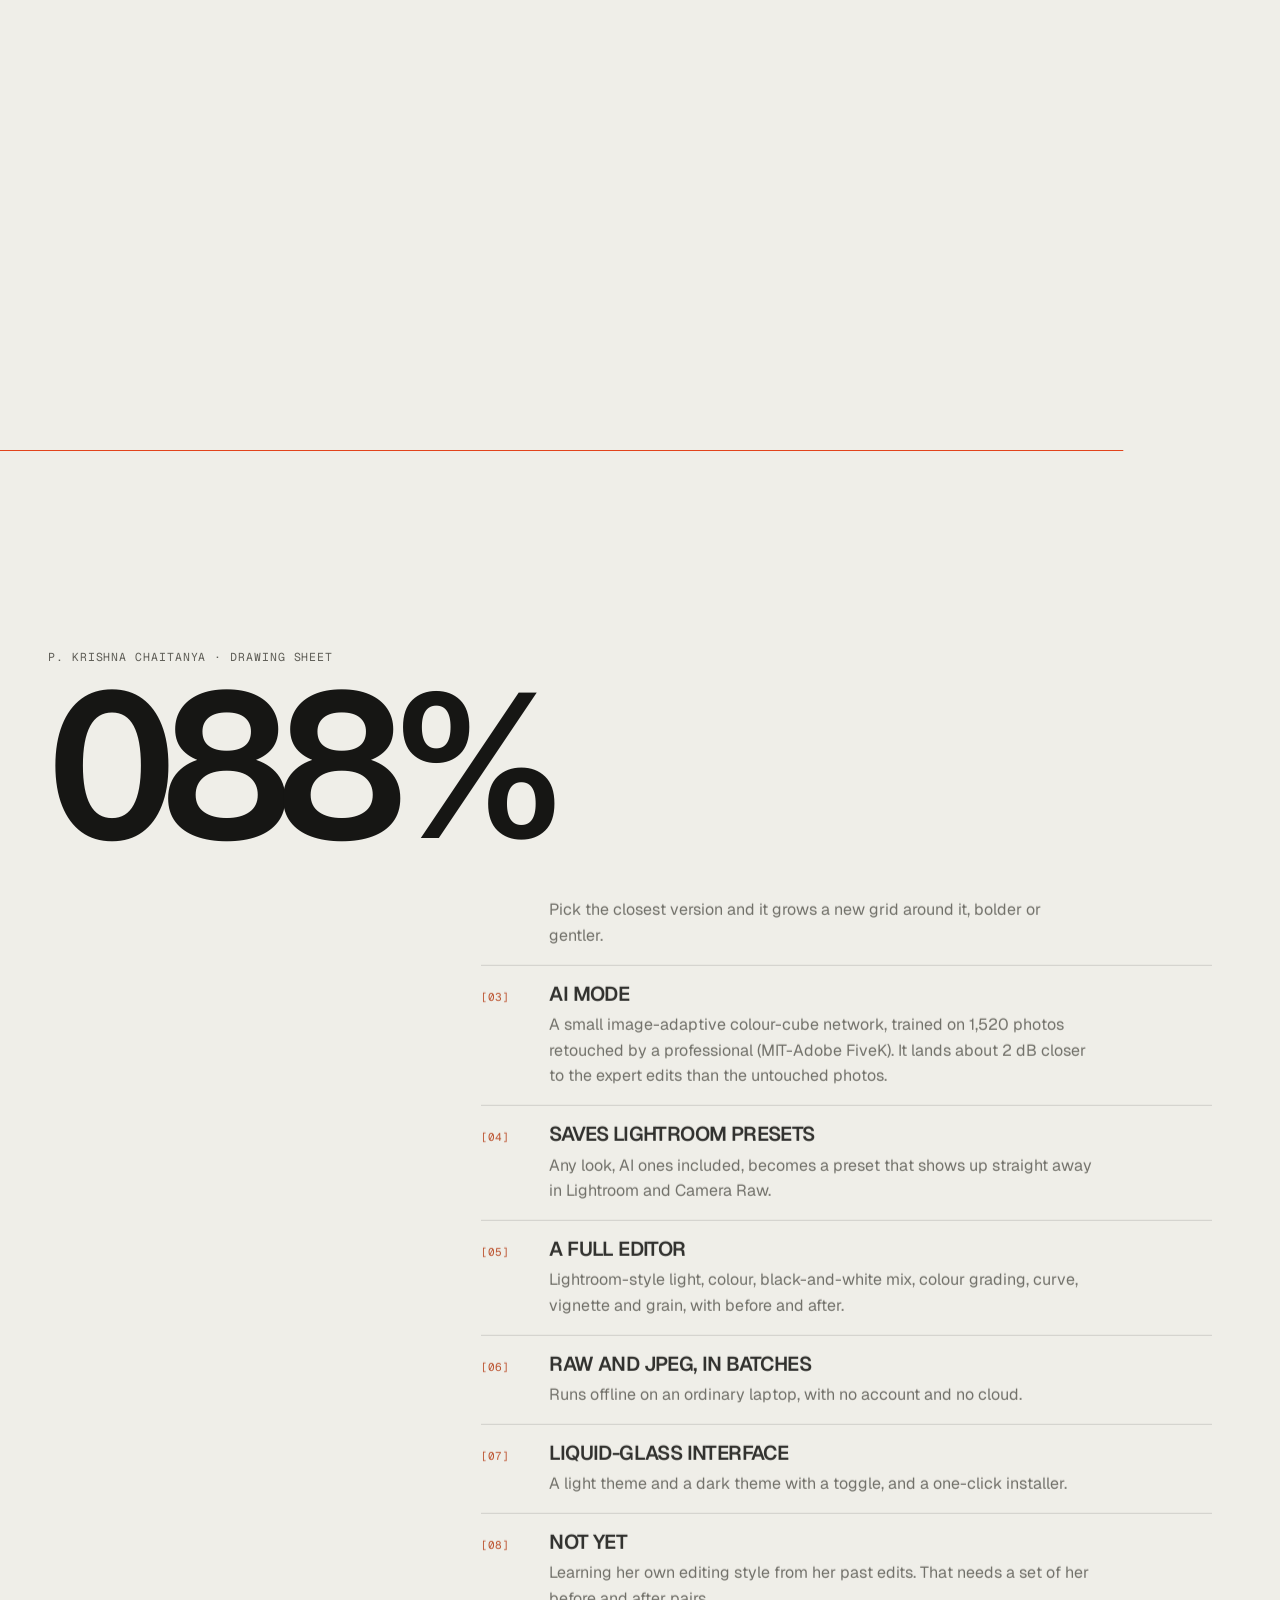
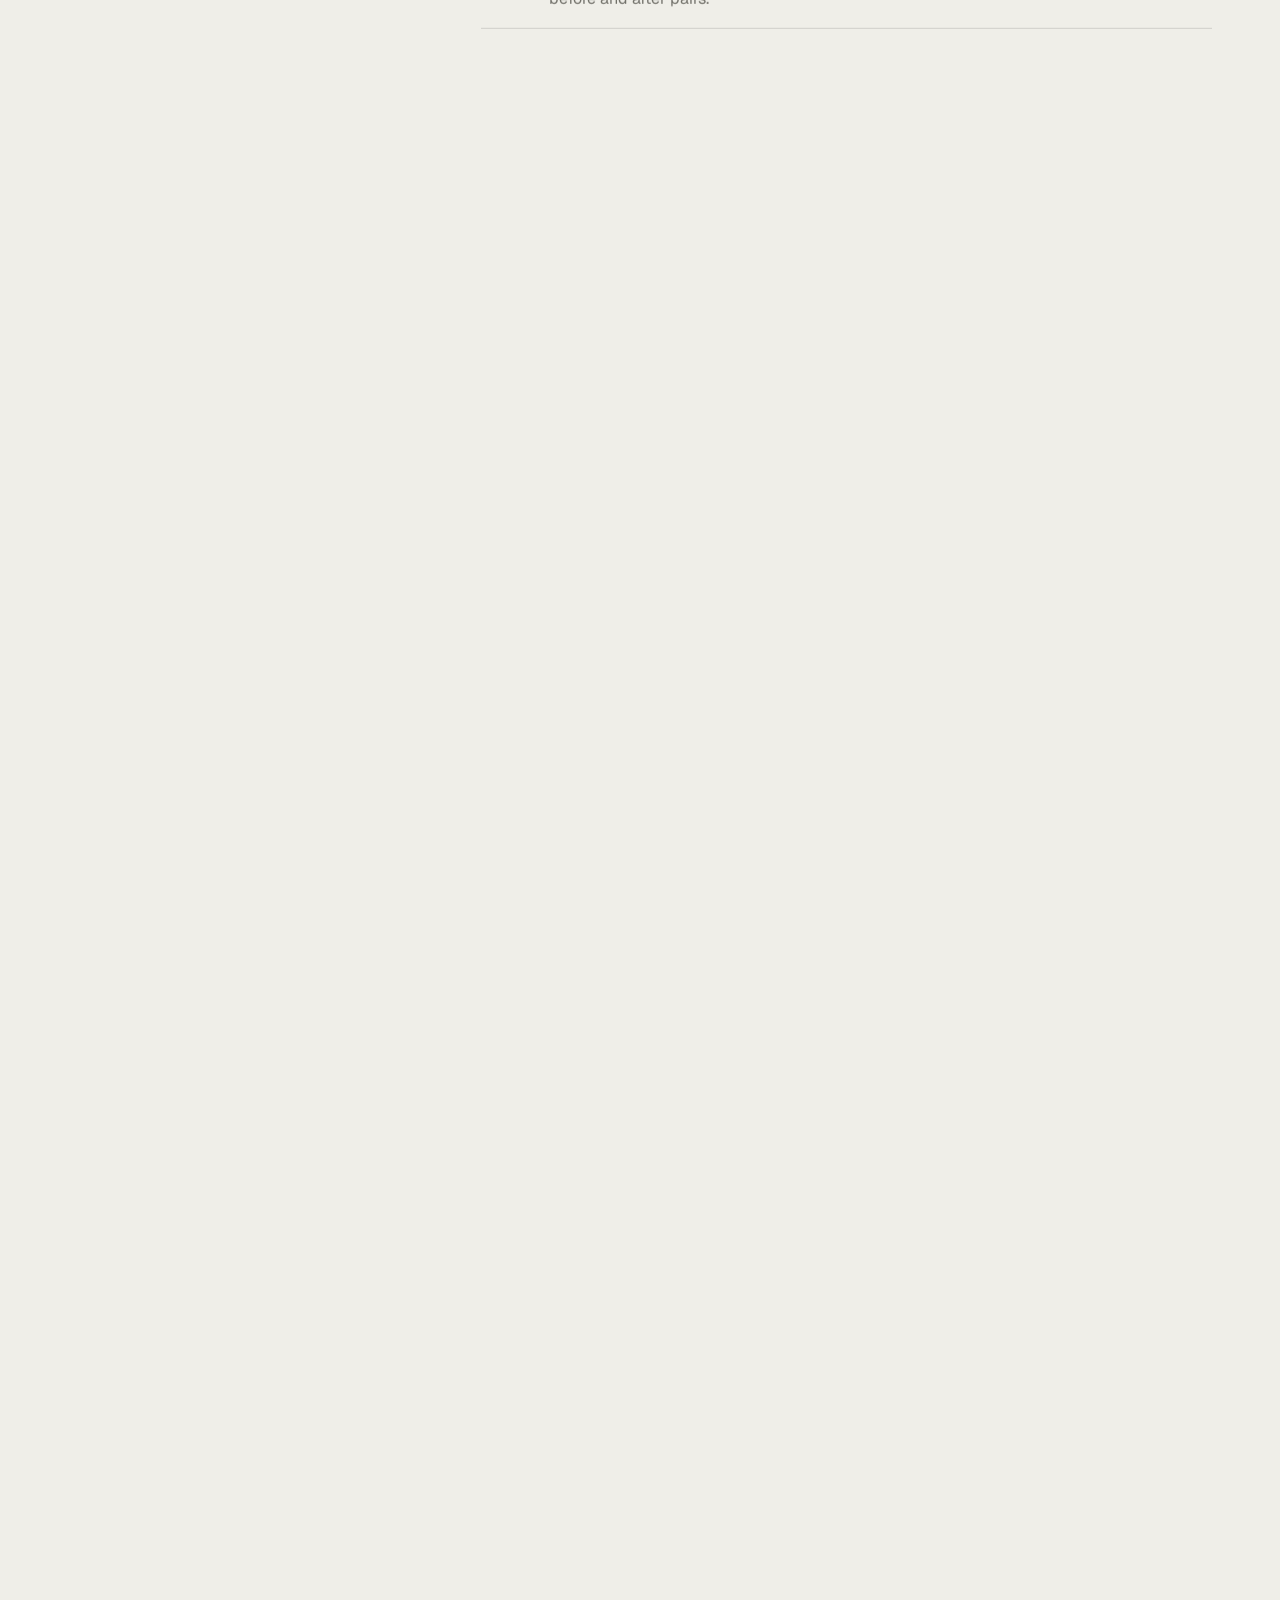
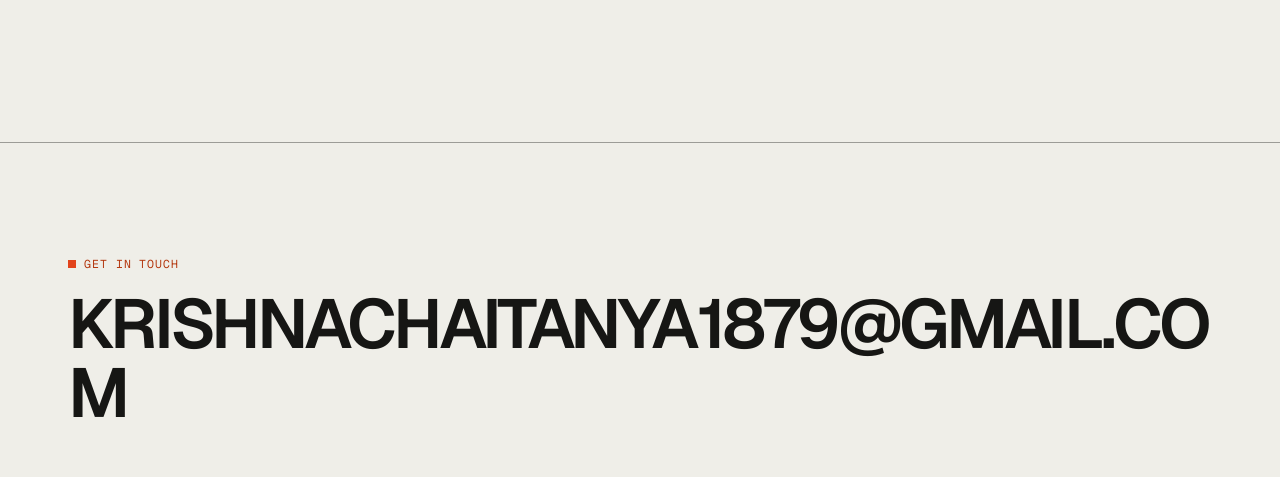
<file: jarvis.html>
<!doctype html>
<html lang="en">
<head>
  <meta charset="utf-8">
  <title>Grvty | P. Krishna Chaitanya</title>
  <meta name="viewport" content="width=device-width, initial-scale=1">
  <meta http-equiv="refresh" content="0; url=grvty.html">
  <link rel="canonical" href="https://pkrshnachaitanya1879.github.io/grvty.html">
  <meta name="robots" content="noindex">
</head>
<body>
  <p>This build has been replaced by Grvty. <a href="grvty.html">Go to the Grvty page</a>.</p>
</body>
</html>
</file>
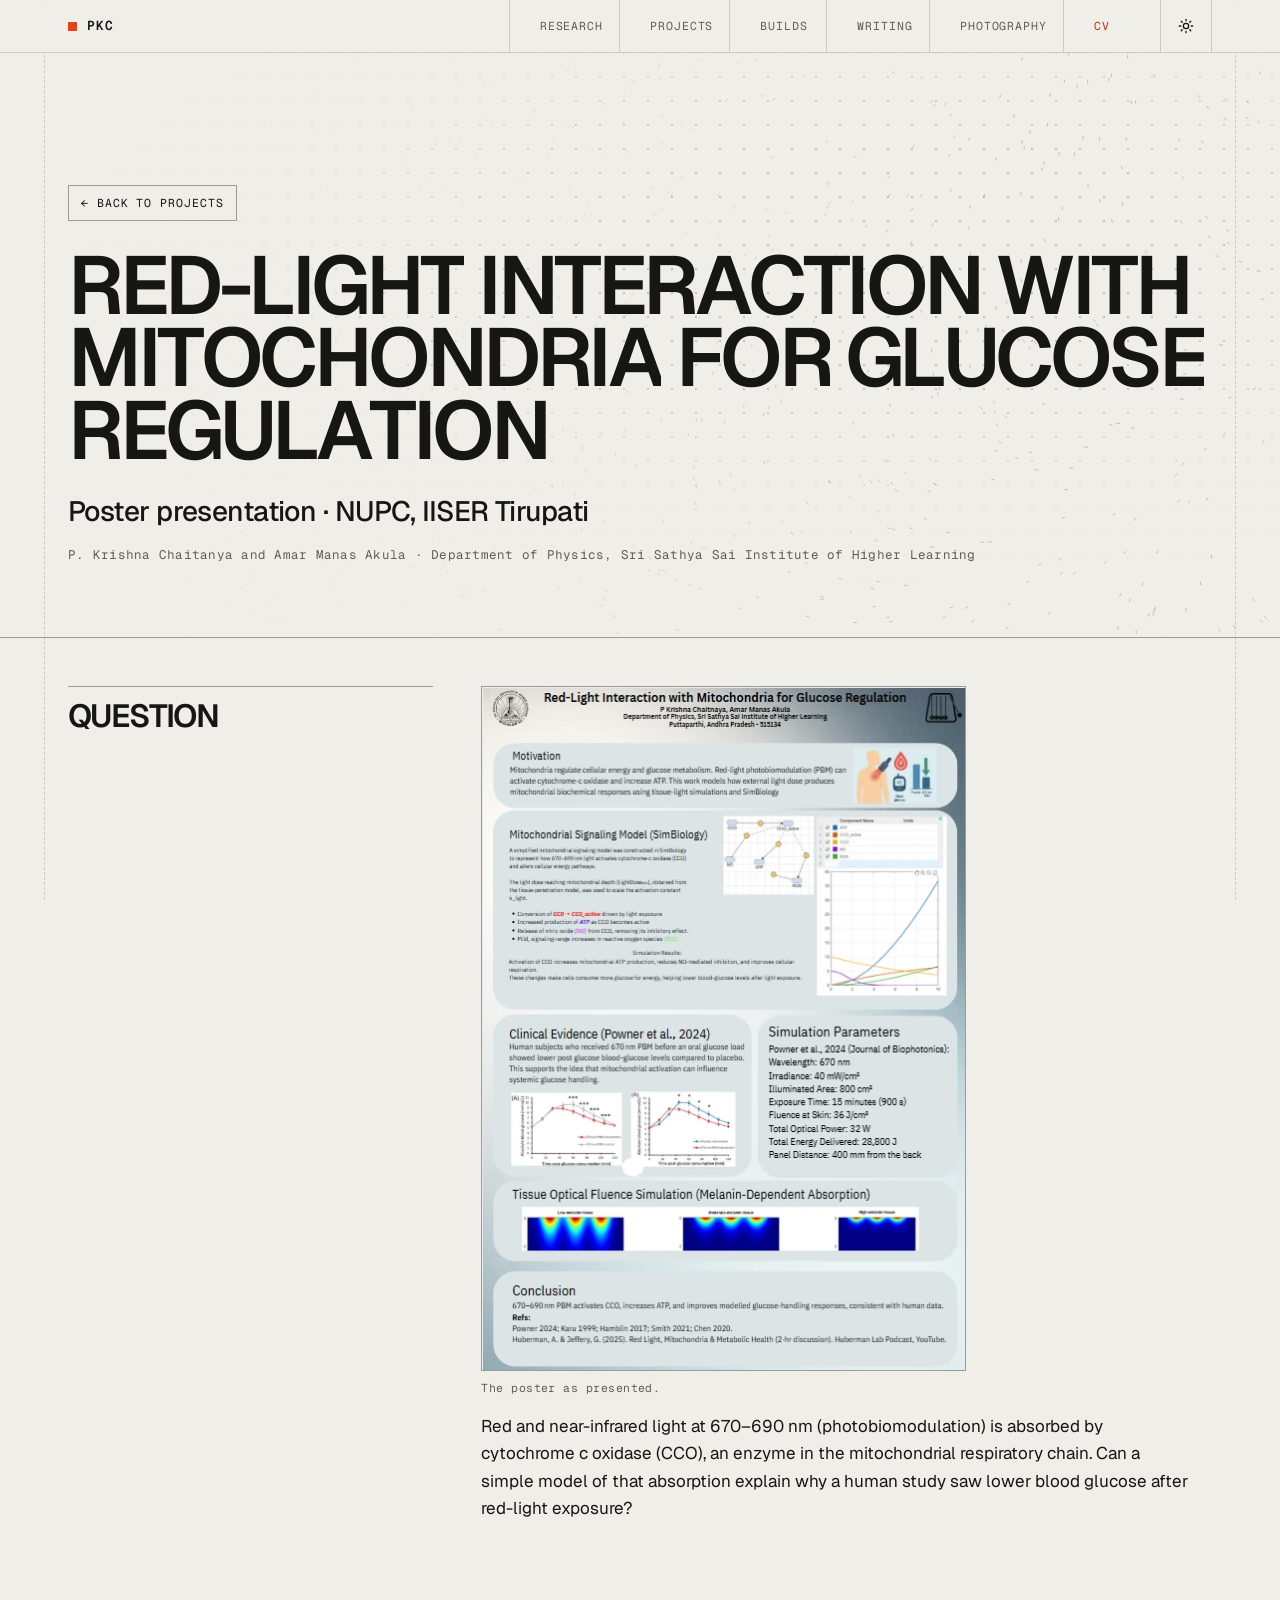
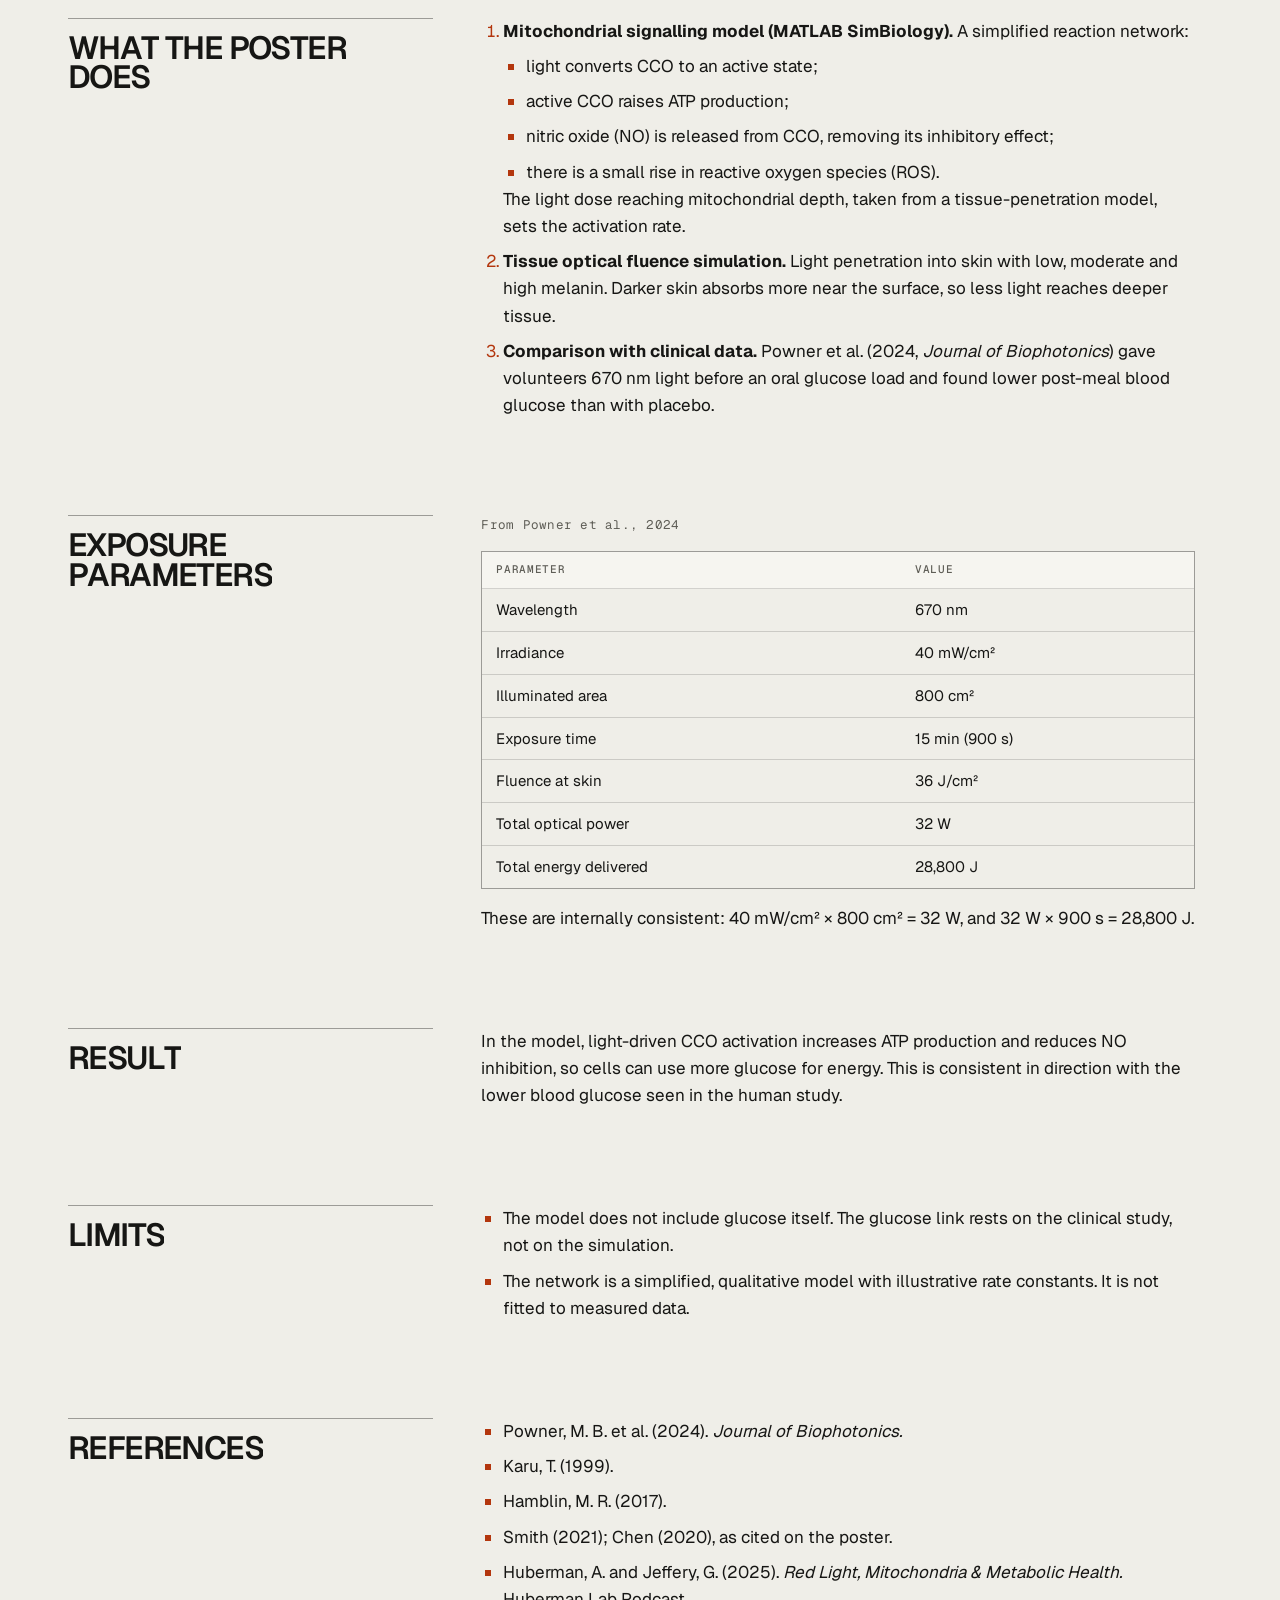
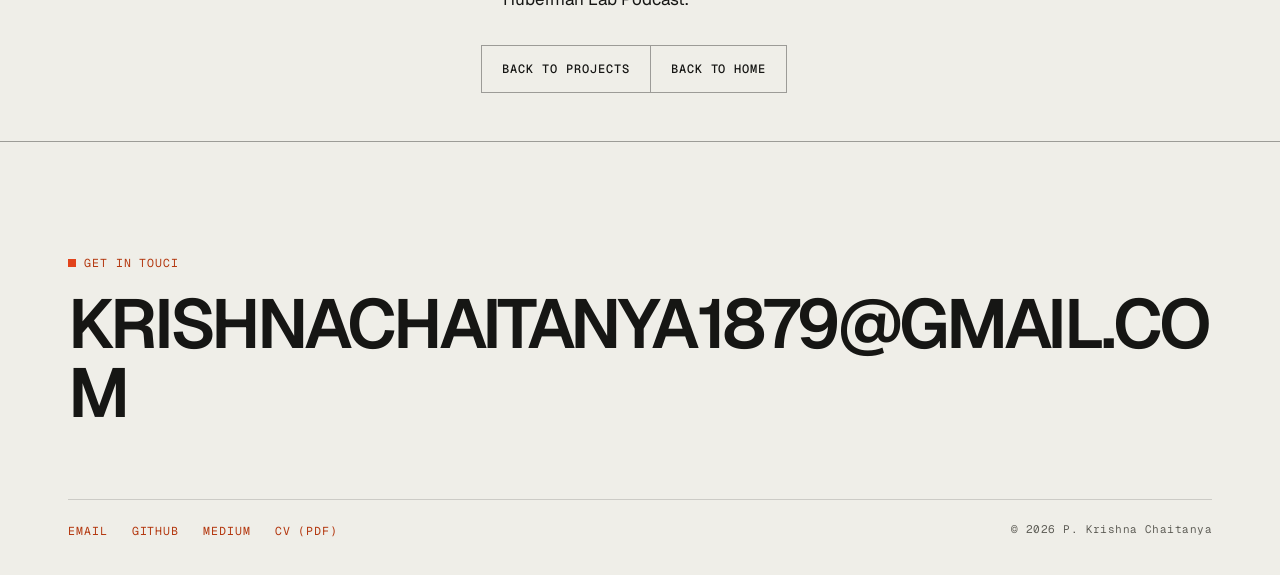
<file: nupc-poster.html>
<!doctype html>
<html lang="en">
<head>
  <meta charset="utf-8">
  <script>try{var t=localStorage.getItem("theme");if(t==="light"||t==="dark")document.documentElement.setAttribute("data-theme",t);}catch(e){}</script>
  <meta name="viewport" content="width=device-width, initial-scale=1">
  <title>Red-light interaction with mitochondria for glucose regulation | P. Krishna Chaitanya</title>
  <meta name="description" content="Poster presentation at NUPC, IISER Tirupati: a mitochondrial signalling model and tissue fluence simulation of red-light photobiomodulation, compared with clinical glucose data.">
  <meta name="theme-color" content="#efeee8">

  <meta property="og:type" content="website">
  <meta property="og:title" content="Red-light interaction with mitochondria for glucose regulation | P. Krishna Chaitanya">
  <meta property="og:description" content="Poster presentation at NUPC, IISER Tirupati.">
  <meta property="og:url" content="https://pkrshnachaitanya1879.github.io/nupc-poster.html">
  <meta property="og:image" content="https://pkrshnachaitanya1879.github.io/assets/img/og-image.png">
  <meta name="twitter:card" content="summary_large_image">

  <link rel="icon" href="assets/img/favicon.svg" type="image/svg+xml">

  <link rel="preconnect" href="https://fonts.googleapis.com">
  <link rel="preconnect" href="https://fonts.gstatic.com" crossorigin>
  <link href="https://fonts.googleapis.com/css2?family=Geist:wght@400;500;600;700&family=Geist+Mono:wght@400;500;600&display=swap" rel="stylesheet">
  <link rel="stylesheet" href="assets/css/style.css">
</head>
<body>
  <a class="skip" href="#main">Skip to content</a>

  <div class="progress" aria-hidden="true"></div>
  <header class="nav">
    <div class="nav-inner">
      <a class="brand" href="index.html" aria-label="P. Krishna Chaitanya, back to home page">PKC</a>
      <nav aria-label="Primary">
        <ul>
          <li><a href="index.html#research">Research</a></li>
          <li><a href="index.html#projects">Projects</a></li>
          <li><a href="index.html#builds">Builds</a></li>
          <li><a href="index.html#writing">Writing</a></li>
          <li><a href="index.html#photography">Photography</a></li>
          <li><a href="cv/P_Krishna_Chaitanya_CV.pdf">CV</a></li>
        </ul>
      </nav>
      <button class="theme-toggle" type="button" aria-label="Switch between light and dark theme"><svg class="sun" viewBox="0 0 24 24" fill="none" stroke="currentColor" stroke-width="2" stroke-linecap="round" aria-hidden="true"><circle cx="12" cy="12" r="4"/><path d="M12 2v2M12 20v2M4.9 4.9l1.4 1.4M17.7 17.7l1.4 1.4M2 12h2M20 12h2M4.9 19.1l1.4-1.4M17.7 6.3l1.4-1.4"/></svg><svg class="moon" viewBox="0 0 24 24" fill="none" stroke="currentColor" stroke-width="2" stroke-linecap="round" stroke-linejoin="round" aria-hidden="true"><path d="M21 12.8A9 9 0 1 1 11.2 3a7 7 0 0 0 9.8 9.8z"/></svg></button>
    </div>
  </header>

    <main id="main">

    <section class="page-hero">
      <div class="wrap">
        <a class="back" href="index.html#projects">← Back to Projects</a>
        <h1 class="long-title">Red-light interaction with mitochondria for glucose regulation</h1>
        <p class="lede">Poster presentation · NUPC, IISER Tirupati</p>
        <p class="small">P. Krishna Chaitanya and Amar Manas Akula · Department of Physics, Sri Sathya Sai Institute of Higher Learning</p>
      </div>
    </section>

    <section class="reveal doc-sec" id="question">
      <div class="wrap grid-2">
        <h2 class="section-title">Question</h2>
        <div class="prose">
          <figure class="doc-fig">
            <img src="assets/img/nupc-poster.webp" alt="The NUPC poster: Red-Light Interaction with Mitochondria for Glucose Regulation, by P Krishna Chaitanya and Amar Manas Akula, with panels on motivation, the SimBiology signalling model, clinical evidence from Powner et al. 2024, simulation parameters, tissue optical fluence simulation and conclusion" width="485" height="686">
            <figcaption>The poster as presented.</figcaption>
          </figure>
          <p>Red and near-infrared light at 670–690 nm (photobiomodulation) is absorbed by cytochrome c oxidase (CCO), an enzyme in the mitochondrial respiratory chain. Can a simple model of that absorption explain why a human study saw lower blood glucose after red-light exposure?</p>
        </div>
      </div>
    </section>

    <section class="reveal doc-sec" id="method">
      <div class="wrap grid-2">
        <h2 class="section-title">What the poster does</h2>
        <div class="prose">
          <ol>
            <li><strong>Mitochondrial signalling model (MATLAB SimBiology).</strong> A simplified reaction network:
              <ul>
                <li>light converts CCO to an active state;</li>
                <li>active CCO raises ATP production;</li>
                <li>nitric oxide (NO) is released from CCO, removing its inhibitory effect;</li>
                <li>there is a small rise in reactive oxygen species (ROS).</li>
              </ul>
              The light dose reaching mitochondrial depth, taken from a tissue-penetration model, sets the activation rate.</li>
            <li><strong>Tissue optical fluence simulation.</strong> Light penetration into skin with low, moderate and high melanin. Darker skin absorbs more near the surface, so less light reaches deeper tissue.</li>
            <li><strong>Comparison with clinical data.</strong> Powner et al. (2024, <em>Journal of Biophotonics</em>) gave volunteers 670 nm light before an oral glucose load and found lower post-meal blood glucose than with placebo.</li>
          </ol>
        </div>
      </div>
    </section>

    <section class="reveal doc-sec" id="parameters">
      <div class="wrap grid-2">
        <h2 class="section-title">Exposure parameters</h2>
        <div class="prose">
          <p class="meta">From Powner et al., 2024</p>
          <div class="table-scroll">
            <table>
              <thead><tr><th scope="col">Parameter</th><th scope="col">Value</th></tr></thead>
              <tbody>
                <tr><td>Wavelength</td><td>670 nm</td></tr>
                <tr><td>Irradiance</td><td>40 mW/cm²</td></tr>
                <tr><td>Illuminated area</td><td>800 cm²</td></tr>
                <tr><td>Exposure time</td><td>15 min (900 s)</td></tr>
                <tr><td>Fluence at skin</td><td>36 J/cm²</td></tr>
                <tr><td>Total optical power</td><td>32 W</td></tr>
                <tr><td>Total energy delivered</td><td>28,800 J</td></tr>
              </tbody>
            </table>
          </div>
          <p>These are internally consistent: 40 mW/cm² × 800 cm² = 32 W, and 32 W × 900 s = 28,800 J.</p>
        </div>
      </div>
    </section>

    <section class="reveal doc-sec" id="result">
      <div class="wrap grid-2">
        <h2 class="section-title">Result</h2>
        <div class="prose">
          <p>In the model, light-driven CCO activation increases ATP production and reduces NO inhibition, so cells can use more glucose for energy. This is consistent in direction with the lower blood glucose seen in the human study.</p>
        </div>
      </div>
    </section>

    <section class="reveal doc-sec" id="limits">
      <div class="wrap grid-2">
        <h2 class="section-title">Limits</h2>
        <div class="prose">
          <ul>
            <li>The model does not include glucose itself. The glucose link rests on the clinical study, not on the simulation.</li>
            <li>The network is a simplified, qualitative model with illustrative rate constants. It is not fitted to measured data.</li>
          </ul>
        </div>
      </div>
    </section>

    <section class="reveal doc-sec" id="references">
      <div class="wrap grid-2">
        <h2 class="section-title">References</h2>
        <div class="prose">
          <ul>
            <li>Powner, M. B. et al. (2024). <em>Journal of Biophotonics.</em></li>
            <li>Karu, T. (1999).</li>
            <li>Hamblin, M. R. (2017).</li>
            <li>Smith (2021); Chen (2020), as cited on the poster.</li>
            <li>Huberman, A. and Jeffery, G. (2025). <em>Red Light, Mitochondria &amp; Metabolic Health.</em> Huberman Lab Podcast.</li>
          </ul>
          <div class="buttons">
            <a class="btn" href="index.html#projects">Back to Projects</a>
            <a class="btn" href="index.html">Back to home</a>
          </div>
        </div>
      </div>
    </section>

</main>

  <footer class="footer">
    <div class="wrap">
      <p class="foot-kicker">Get in touch</p>
      <a class="foot-mail" href="mailto:krishnachaitanya1879@gmail.com">krishnachaitanya1879@gmail.com</a>
      <div class="foot-inner">
        <ul>
          <li><a href="mailto:krishnachaitanya1879@gmail.com">Email</a></li>
          <li><a href="https://github.com/PKrshnaChaitanya1879" target="_blank" rel="noopener">GitHub</a></li>
          <li><a href="https://medium.com/@fumblinggum" target="_blank" rel="noopener">Medium</a></li>
          <li><a href="cv/P_Krishna_Chaitanya_CV.pdf">CV (PDF)</a></li>
        </ul>
        <p>© 2026 P. Krishna Chaitanya</p>
      </div>
    </div>
  </footer>

  <dialog class="lightbox" id="lightbox" aria-label="Screenshot viewer">
    <button class="lb-btn lb-close" type="button" aria-label="Close">✕</button>
    <button class="lb-btn lb-prev" type="button" aria-label="Previous screenshot">‹</button>
    <img alt="" id="lb-img">
    <button class="lb-btn lb-next" type="button" aria-label="Next screenshot">›</button>
  </dialog>

  <script src="assets/js/main.js"></script>
  <script src="assets/js/motion.js"></script>
</body>
</html>
</file>
<file: assets/css/style.css>
/* =========================================================
   P. Krishna Chaitanya: portfolio
   Look: "drawing sheet". Paper, ink line-work, construction
   guides, registration marks, one signal orange. Sharp corners.
   Light ("day sheet") and dark ("night sheet") themes.
   ========================================================= */

/* ---------- Tokens ---------- */
:root {
  --bg: #efeee8;            /* paper */
  --surface: #f6f5f0;       /* raised paper */
  --surface-2: #e6e5de;     /* shaded cell */
  --text: #161614;          /* ink */
  --muted: #5f5e57;
  --line: rgba(22, 22, 20, .16);
  --line-strong: rgba(22, 22, 20, .38);
  --grid: rgba(22, 22, 20, .07);
  --accent: #e2431b;        /* signal orange: marks, shapes, fills */
  --accent-text: #b3360d;   /* orange for text (5.2:1 on paper) */
  --accent-ink: #ffffff;
  --accent-soft: rgba(226, 67, 27, .1);
  --bar-muted: #bdbcb4;
  --radius: 0px;
  --shadow: none;
  --nav-bg: rgba(239, 238, 232, .86);
  --font: "Geist", -apple-system, BlinkMacSystemFont, "SF Pro Display", "Inter", "Segoe UI", sans-serif;
  --mono: "Geist Mono", ui-monospace, "SF Mono", "JetBrains Mono", Menlo, Consolas, monospace;
  --gutter: clamp(16px, 4vw, 48px);
  --maxw: 1240px;
  --ease: cubic-bezier(.16, 1, .3, 1);
  color-scheme: light;
}
@media (prefers-color-scheme: dark) {
  :root:not([data-theme="light"]) {
    --bg: #121210; --surface: #181816; --surface-2: #1f1f1c; --text: #ecebe5; --muted: #a3a29a;
    --line: rgba(236, 235, 229, .14); --line-strong: rgba(236, 235, 229, .34); --grid: rgba(236, 235, 229, .06);
    --accent: #ff6a3d; --accent-text: #ff6a3d; --accent-ink: #121210; --accent-soft: rgba(255, 106, 61, .12);
    --bar-muted: #3d3d38; --nav-bg: rgba(18, 18, 16, .86);
    color-scheme: dark;
  }
}
:root[data-theme="dark"] {
  --bg: #121210; --surface: #181816; --surface-2: #1f1f1c; --text: #ecebe5; --muted: #a3a29a;
  --line: rgba(236, 235, 229, .14); --line-strong: rgba(236, 235, 229, .34); --grid: rgba(236, 235, 229, .06);
  --accent: #ff6a3d; --accent-text: #ff6a3d; --accent-ink: #121210; --accent-soft: rgba(255, 106, 61, .12);
  --bar-muted: #3d3d38; --nav-bg: rgba(18, 18, 16, .86);
  color-scheme: dark;
}

/* ---------- Base ---------- */
*, *::before, *::after { box-sizing: border-box; }
html { scroll-behavior: smooth; scroll-padding-top: 72px; -webkit-text-size-adjust: 100%; }
body {
  margin: 0; background: var(--bg); color: var(--text);
  font-family: var(--font); font-size: 17px; line-height: 1.6;
  -webkit-font-smoothing: antialiased; overflow-x: hidden;
  transition: background-color .3s, color .3s;
}
img { max-width: 100%; display: block; }
a { color: var(--accent-text); text-decoration: none; }
a:hover { text-decoration: underline; text-underline-offset: 3px; }
:focus-visible { outline: 2px solid var(--accent); outline-offset: 3px; }
ul, ol { margin: 0; padding: 0; list-style: none; }
h1, h2, h3, h4, p, figure, dl, dd { margin: 0; }
::selection { background: var(--accent); color: #fff; }

.wrap { width: 100%; max-width: var(--maxw); margin: 0 auto; padding: 0 var(--gutter); position: relative; }
.skip { position: absolute; left: -999px; top: 8px; background: var(--text); color: var(--bg); padding: 8px 14px; z-index: 100; }
.skip:focus { left: 8px; }
.mono, .meta, .small, .sec-num, .tag { font-family: var(--mono); }

/* Construction guides: two dashed verticals at the sheet edges */
body::before {
  content: ""; position: fixed; top: 0; bottom: 0; z-index: 0; pointer-events: none;
  left: max(calc(var(--gutter) / 2), calc(50% - var(--maxw) / 2 + var(--gutter) / 2));
  right: max(calc(var(--gutter) / 2), calc(50% - var(--maxw) / 2 + var(--gutter) / 2));
  border-left: 1px dashed var(--line); border-right: 1px dashed var(--line);
}
main, .footer { position: relative; z-index: 1; }

/* Registration "+" marks on a box's four corners */
.reg { position: relative; }
.reg::before {
  content: ""; position: absolute; inset: -5px; pointer-events: none; z-index: 2;
  --c: var(--line-strong);
  background:
    linear-gradient(var(--c), var(--c)) 0 4px / 9px 1px no-repeat,
    linear-gradient(var(--c), var(--c)) 4px 0 / 1px 9px no-repeat,
    linear-gradient(var(--c), var(--c)) 100% 4px / 9px 1px no-repeat,
    linear-gradient(var(--c), var(--c)) calc(100% - 4px) 0 / 1px 9px no-repeat,
    linear-gradient(var(--c), var(--c)) 0 calc(100% - 4px) / 9px 1px no-repeat,
    linear-gradient(var(--c), var(--c)) 4px 100% / 1px 9px no-repeat,
    linear-gradient(var(--c), var(--c)) 100% calc(100% - 4px) / 9px 1px no-repeat,
    linear-gradient(var(--c), var(--c)) calc(100% - 4px) 100% / 1px 9px no-repeat;
}

/* ---------- Scroll progress ---------- */
.progress { position: fixed; top: 0; left: 0; right: 0; height: 2px; z-index: 60; background: var(--accent); transform-origin: 0 50%; transform: scaleX(var(--p, 0)); }

/* ---------- Nav: ruled cells across the top ---------- */
.nav { position: sticky; top: 0; z-index: 50; background: var(--nav-bg); border-bottom: 1px solid var(--line); backdrop-filter: blur(12px); -webkit-backdrop-filter: blur(12px); }
.nav-inner { max-width: var(--maxw); margin: 0 auto; height: 52px; display: flex; align-items: stretch; padding: 0 var(--gutter); }
.brand {
  display: flex; align-items: center; gap: 10px; padding-right: 18px; flex: none;
  font-family: var(--mono); font-weight: 600; font-size: 13px; letter-spacing: .06em; color: var(--text);
}
.brand:hover { text-decoration: none; }
.brand::before { content: ""; width: 9px; height: 9px; background: var(--accent); }
.nav nav { margin-left: auto; min-width: 0; overflow-x: auto; scrollbar-width: none; display: flex; }
.nav nav::-webkit-scrollbar { display: none; }
.nav ul { display: flex; }
.nav ul li { display: flex; border-left: 1px solid var(--line); }
.nav ul a {
  display: flex; align-items: center; gap: 8px; padding: 0 16px; min-width: 96px;
  font-family: var(--mono); font-size: 11.5px; letter-spacing: .08em; text-transform: uppercase; color: var(--muted); white-space: nowrap;
  transition: color .2s, background .2s;
}
.nav ul a::before { content: ""; width: 6px; height: 6px; background: var(--accent); transform: scale(0); transition: transform .3s var(--ease); }
.nav ul a:hover { color: var(--text); background: var(--surface-2); text-decoration: none; }
.nav ul a.active { color: var(--text); }
.nav ul a.active::before { transform: scale(1); }
.nav ul li:last-child a { color: var(--accent-text); }
.theme-toggle {
  flex: none; width: 52px; display: grid; place-items: center; cursor: pointer;
  border: 0; border-left: 1px solid var(--line); border-right: 1px solid var(--line); background: transparent; color: var(--text);
}
.theme-toggle:hover { background: var(--surface-2); }
.theme-toggle svg { width: 16px; height: 16px; }
.theme-toggle .moon { display: none; }
:root[data-theme="dark"] .theme-toggle .sun { display: none; }
:root[data-theme="dark"] .theme-toggle .moon { display: block; }
@media (prefers-color-scheme: dark) {
  :root:not([data-theme="light"]) .theme-toggle .sun { display: none; }
  :root:not([data-theme="light"]) .theme-toggle .moon { display: block; }
}
@media (max-width: 760px) {
  .nav-inner { padding: 0 0 0 var(--gutter); }
  .nav ul a { min-width: 0; padding: 0 12px; font-size: 11px; }
  .theme-toggle { width: 48px; border-right: 0; }
}

/* ---------- Type ---------- */
h1 {
  font-size: clamp(52px, 10vw, 140px); line-height: .88; letter-spacing: -.055em; font-weight: 600;
  text-transform: uppercase;
}
h2.section-title {
  font-size: clamp(36px, 5.6vw, 72px); line-height: .92; letter-spacing: -.05em; font-weight: 600; text-transform: uppercase;
}
h3 { font-size: 21px; line-height: 1.2; letter-spacing: -.02em; font-weight: 600; }
.meta, .small { color: var(--muted); font-size: 12.5px; letter-spacing: .02em; }

/* ---------- Section frame ---------- */
section { padding: clamp(56px, 8vw, 112px) 0; position: relative; }
.sec-head {
  display: grid; grid-template-columns: auto 1fr; align-items: end; gap: 16px;
  padding-top: 14px; border-top: 1px solid var(--line-strong);
}
.sec-num { font-size: 12px; letter-spacing: .06em; color: var(--accent-text); padding-bottom: .55em; }
.sec-head .section-title { text-align: right; }
.grid-2 { display: grid; grid-template-columns: 1fr; gap: 28px; }
@media (min-width: 880px) { .grid-2 { grid-template-columns: 4fr 8fr; gap: 48px; } .grid-2 .sec-head .section-title { text-align: left; } }
.about-text { font-size: clamp(20px, 2.4vw, 28px); line-height: 1.38; letter-spacing: -.02em; max-width: 32em; }

.bullets li { position: relative; padding-left: 22px; margin-top: 12px; }
.bullets li::before { content: ""; position: absolute; left: 0; top: .62em; width: 7px; height: 7px; background: var(--accent); }

/* ---------- Hero ---------- */
.hero, .page-hero { overflow: hidden; isolation: isolate; }
.hero::before, .page-hero::before {
  content: ""; position: absolute; inset: 0; z-index: -2; pointer-events: none;
  background-image: radial-gradient(var(--line-strong) 1px, transparent 1.2px);
  background-size: 24px 24px; background-position: 12px 12px;
  -webkit-mask-image: radial-gradient(ellipse 85% 75% at 70% 35%, #000 25%, transparent 80%);
          mask-image: radial-gradient(ellipse 85% 75% at 70% 35%, #000 25%, transparent 80%);
  opacity: .55;
}
.hero { min-height: min(100svh, 980px); padding: clamp(56px, 9vw, 120px) 0 0; display: flex; flex-direction: column; justify-content: flex-end; }
.hero-grid { display: grid; gap: 40px; align-items: end; }
@media (min-width: 980px) { .hero-grid { grid-template-columns: minmax(0, 1fr) 360px; gap: 56px; } }
.lede { margin-top: 28px; max-width: 19em; font-size: clamp(20px, 2.4vw, 28px); line-height: 1.25; letter-spacing: -.02em; font-weight: 500; }
.hero .small { margin-top: 16px; }
.buttons { display: flex; flex-wrap: wrap; gap: 0; margin-top: 32px; border: 1px solid var(--line-strong); width: fit-content; max-width: 100%; }
.btn {
  display: inline-flex; align-items: center; gap: 10px; min-height: 46px; padding: 0 20px;
  font-family: var(--mono); font-size: 12px; letter-spacing: .08em; text-transform: uppercase; font-weight: 500;
  color: var(--text); background: transparent; border: 0; border-right: 1px solid var(--line-strong);
  transition: background .25s, color .25s, transform .45s var(--ease);
}
.buttons .btn:last-child { border-right: 0; }
.btn:hover { background: var(--surface-2); text-decoration: none; }
.btn.primary { background: var(--text); color: var(--bg); }
.btn.primary::after { content: "→"; }
.btn.primary:hover { background: var(--accent); color: #fff; }
@media (max-width: 520px) { .buttons { width: 100%; } .btn { flex: 1 1 50%; justify-content: center; border-bottom: 1px solid var(--line-strong); } }

/* "Currently" as a drawing title block */
.status { background: var(--surface); border: 1px solid var(--line-strong); }
.status-head {
  display: flex; align-items: center; gap: 10px; padding: 10px 14px; border-bottom: 1px solid var(--line-strong);
  font-family: var(--mono); font-size: 11.5px; letter-spacing: .08em; text-transform: uppercase; background: var(--text); color: var(--bg);
}
.pulse { position: relative; width: 8px; height: 8px; background: var(--accent); flex: none; }
.pulse::after { content: ""; position: absolute; inset: -4px; border: 1px solid var(--accent); animation: pulse 2.4s var(--ease) infinite; }
@keyframes pulse { from { transform: scale(.5); opacity: 1; } to { transform: scale(1.7); opacity: 0; } }
.status dl > div { display: grid; grid-template-columns: 96px 1fr; border-top: 1px solid var(--line); }
.status dl > div:first-child { border-top: 0; }
.status dt { padding: 12px 14px; font-family: var(--mono); font-size: 10.5px; letter-spacing: .06em; text-transform: uppercase; color: var(--muted); border-right: 1px solid var(--line); }
.status dd { padding: 10px 14px; font-size: 14px; line-height: 1.4; }

/* Highlights: ruled cells */
.stats { display: grid; grid-template-columns: repeat(2, 1fr); margin-top: clamp(40px, 6vw, 72px); border-top: 1px solid var(--line-strong); }
.stats li { position: relative; padding: 18px 16px 22px; border-bottom: 1px solid var(--line); }
.stats li:nth-child(odd) { border-right: 1px solid var(--line); padding-left: 0; }
.stats li::before { font-family: var(--mono); font-size: 10.5px; color: var(--muted); letter-spacing: .06em; display: block; margin-bottom: 10px; }
.stats li:nth-child(1)::before { content: "[A]"; } .stats li:nth-child(2)::before { content: "[B]"; }
.stats li:nth-child(3)::before { content: "[C]"; } .stats li:nth-child(4)::before { content: "[D]"; }
.stats .num { display: block; font-size: clamp(34px, 4.6vw, 60px); font-weight: 600; letter-spacing: -.05em; font-variant-numeric: tabular-nums; line-height: 1; }
.stats .lab { display: block; margin-top: 10px; font-family: var(--mono); font-size: 11px; letter-spacing: .03em; text-transform: uppercase; color: var(--muted); line-height: 1.45; max-width: 22em; }
@media (min-width: 820px) {
  .stats { grid-template-columns: repeat(4, 1fr); }
  .stats li { border-right: 1px solid var(--line); padding-left: 16px; }
  .stats li:first-child { padding-left: 0; }
  .stats li:last-child { border-right: 0; }
}

/* ---------- Marquee band ---------- */
.marquee { overflow: hidden; padding: clamp(14px, 2.4vw, 26px) 0; border-bottom: 1px solid var(--line-strong); user-select: none; position: relative; z-index: 1; background: var(--bg); }
.marquee .track { display: flex; width: max-content; will-change: transform; }
.marquee span {
  display: inline-flex; align-items: center; gap: clamp(18px, 3vw, 40px); padding-right: clamp(18px, 3vw, 40px);
  font-size: clamp(34px, 6vw, 84px); font-weight: 600; letter-spacing: -.05em; line-height: 1; white-space: nowrap; text-transform: uppercase;
}
.marquee span:nth-child(even) { color: transparent; -webkit-text-stroke: 1.2px var(--text); }
.marquee .dot { width: .2em; height: .2em; background: var(--accent); display: inline-block; flex: none; }

/* ---------- Research ---------- */
.research-grid { display: grid; gap: 40px; margin-top: 44px; }
@media (min-width: 900px) { .research-grid { grid-template-columns: 7fr 5fr; gap: 64px; } }
.research-copy h3 { max-width: 24em; }
.research-copy .meta { margin-top: 10px; }
.research-copy .bullets { margin-top: 14px; }
.research-side { display: grid; gap: 20px; align-self: start; }
.research-side .slot { border: 1px solid var(--line-strong); }
.density { background: var(--surface); border: 1px solid var(--line-strong); padding: 0 0 14px; }
.density figcaption {
  display: flex; justify-content: space-between; padding: 10px 14px; margin-bottom: 16px; border-bottom: 1px solid var(--line-strong);
  font-family: var(--mono); font-size: 11px; letter-spacing: .06em; text-transform: uppercase;
}
.bar-row, .scale { display: grid; grid-template-columns: 64px 1fr 58px; gap: 14px; padding: 0 14px; align-items: center; }
.bar-row + .bar-row { margin-top: 14px; }
.bar-label { font-family: var(--mono); font-size: 12px; line-height: 1.2; }
.bar-label small { color: var(--muted); font-size: 10.5px; }
.bar-track {
  height: 26px; background: transparent; border: 1px solid var(--line);
  background-image: repeating-linear-gradient(90deg, var(--line) 0 1px, transparent 1px 25%);
}
.bar { height: 100%; width: calc(var(--v) * 1%); transform-origin: left; }
.bar-muted { background: repeating-linear-gradient(135deg, var(--bar-muted) 0 2px, transparent 2px 6px); border-right: 1px solid var(--muted); }
.bar-accent { background: var(--accent); }
.bar-value { font-family: var(--mono); font-size: 13px; font-variant-numeric: tabular-nums; color: var(--muted); text-align: right; }
.bar-value.strong { color: var(--text); font-weight: 600; }
.scale { margin-top: 8px; }
.scale span { grid-column: 2; display: flex; justify-content: space-between; font-family: var(--mono); font-size: 10px; color: var(--muted); }
.scale i { font-style: normal; }
.js .reveal .bar { transform: scaleX(0); transition: transform 1.1s var(--ease) .3s; }
.js .reveal.in .bar { transform: scaleX(1); }

/* ---------- Statement (pinned) ---------- */
.statement { padding: 0; }
.statement .pin { min-height: 70vh; display: grid; place-items: center; text-align: center; padding: clamp(56px, 8vw, 112px) var(--gutter); position: relative; }
.statement p {
  font-size: clamp(40px, 8.4vw, 124px); line-height: .9; letter-spacing: -.055em; font-weight: 600; text-transform: uppercase; max-width: 12em;
}
.statement .sq { display: inline-block; width: .16em; height: .16em; background: var(--accent); vertical-align: .55em; margin: 0 .04em; }
.statement .cap { position: absolute; left: var(--gutter); bottom: 24px; font-family: var(--mono); font-size: 11px; letter-spacing: .06em; text-transform: uppercase; color: var(--muted); }
.motion .statement { height: 220vh; }
.motion .statement .pin { position: sticky; top: 0; height: 100vh; min-height: 0; }
.motion .statement .ch { opacity: .12; transition: opacity .25s linear; }
.motion .statement .ch.on { opacity: 1; }

/* ---------- Image slots ---------- */
.slot {
  position: relative; aspect-ratio: 16 / 10; overflow: hidden; background: var(--surface-2);
  display: grid; place-items: center; color: var(--muted); font-size: 11px; font-family: var(--mono); letter-spacing: .06em; text-transform: uppercase;
  background-image: linear-gradient(to top right, transparent calc(50% - .5px), var(--line) 50%, transparent calc(50% + .5px)),
                    linear-gradient(to bottom right, transparent calc(50% - .5px), var(--line) 50%, transparent calc(50% + .5px));
}
.slot span { padding: 6px 12px; border: 1px solid var(--line-strong); background: var(--bg); position: relative; z-index: 1; }
.slot img { position: absolute; inset: 0; width: 100%; height: 100%; object-fit: cover; transition: transform .8s var(--ease); z-index: 2; }
.slot.has-img span { display: none; }
.slot.short { aspect-ratio: 16 / 9; }

/* ---------- Rocket drawing (scroll-built) ---------- */
.drawing-story { display: grid; gap: 0; margin-top: 44px; border: 1px solid var(--line-strong); }
@media (min-width: 980px) { .drawing-story { grid-template-columns: 7fr 5fr; } }
.drawing-sticky { border-bottom: 1px solid var(--line-strong); background: var(--surface); }
@media (min-width: 980px) { .drawing-sticky { border-bottom: 0; border-right: 1px solid var(--line-strong); } }
.drawing { position: sticky; top: 52px; padding: 18px; min-height: calc(100vh - 52px); display: flex; flex-direction: column; justify-content: center; }
.drawing-head, .drawing-legend { width: 100%; }
.drawing-head { display: flex; justify-content: space-between; gap: 12px; font-family: var(--mono); font-size: 10.5px; letter-spacing: .06em; text-transform: uppercase; color: var(--muted); padding-bottom: 12px; border-bottom: 1px dashed var(--line); }
.drawing-head b { color: var(--text); font-weight: 600; }
.drawing svg { display: block; width: 100%; height: auto; color: var(--text); margin-top: 8px; overflow: visible; }
.drawing .ln { fill: none; stroke: currentColor; stroke-width: 1.4; stroke-dasharray: 1; stroke-dashoffset: 0; vector-effect: non-scaling-stroke; }
.drawing .thin { stroke-width: .8; }
.drawing .cl { fill: none; stroke: currentColor; stroke-width: .8; stroke-dasharray: 14 4 2 4; opacity: .55; }
.drawing .fill-hatch { fill: url(#hatch); }
.drawing .fill-grain { fill: url(#grain); }
.drawing .fill-noz { fill: url(#xhatch); }
.drawing .solid { fill: currentColor; }
.drawing .plume { fill: none; stroke: var(--accent); stroke-width: 1.4; stroke-dasharray: 6 5; }
.drawing .mk { fill: var(--accent); }
.drawing .lbl { font-family: var(--mono); font-size: 12.5px; letter-spacing: .05em; fill: currentColor; text-transform: uppercase; }
.drawing .lbl.o { fill: var(--accent-text); }
.drawing .tb { fill: var(--surface); stroke: currentColor; stroke-width: .8; }
.drawing-legend { display: flex; flex-wrap: wrap; gap: 6px 16px; margin-top: 12px; padding-top: 12px; border-top: 1px dashed var(--line); font-family: var(--mono); font-size: 10.5px; letter-spacing: .05em; text-transform: uppercase; color: var(--muted); }
.drawing-legend i { display: inline-block; width: 7px; height: 7px; background: var(--accent); margin-right: 6px; vertical-align: 0; }
/* staged build: only when motion runs; otherwise the full drawing shows */
.motion .drawing [data-s] .ln { stroke-dashoffset: 1; transition: stroke-dashoffset 1.6s var(--ease); }
.motion .drawing [data-s] .f, .motion .drawing [data-s] .lbl, .motion .drawing [data-s] .mk, .motion .drawing [data-s] .plume, .motion .drawing [data-s] .solid { opacity: 0; transition: opacity .8s var(--ease) .5s; }
.motion .drawing.s1 [data-s="1"] .ln, .motion .drawing.s2 [data-s="1"] .ln, .motion .drawing.s2 [data-s="2"] .ln,
.motion .drawing.s3 [data-s="1"] .ln, .motion .drawing.s3 [data-s="2"] .ln, .motion .drawing.s3 [data-s="3"] .ln,
.motion .drawing.s4 [data-s] .ln { stroke-dashoffset: 0; }
.motion .drawing.s1 [data-s="1"] > :not(.ln), .motion .drawing.s2 [data-s="1"] > :not(.ln), .motion .drawing.s2 [data-s="2"] > :not(.ln),
.motion .drawing.s3 [data-s="1"] > :not(.ln), .motion .drawing.s3 [data-s="2"] > :not(.ln), .motion .drawing.s3 [data-s="3"] > :not(.ln),
.motion .drawing.s4 [data-s] > :not(.ln) { opacity: 1; }
.motion .drawing .plume { animation: plume 1s linear infinite; }
@keyframes plume { to { stroke-dashoffset: -22; } }

.drawing-steps .dstep { padding: 28px clamp(20px, 3vw, 36px); border-top: 1px solid var(--line); min-height: 52vh; display: flex; flex-direction: column; justify-content: center; gap: 12px; transition: background .4s; }
.drawing-steps .dstep:first-child { border-top: 0; }
.drawing-steps .dstep.current { background: var(--surface); }
.dstep .k { font-family: var(--mono); font-size: 11px; letter-spacing: .08em; text-transform: uppercase; color: var(--accent-text); display: flex; align-items: center; gap: 8px; }
.dstep .k::before { content: ""; width: 7px; height: 7px; background: var(--accent); }
.dstep p { font-size: 17px; }
@media (max-width: 979px) {
  .drawing { top: 52px; padding: 12px; min-height: 0; }
  .drawing-sticky { position: sticky; top: 52px; z-index: 2; }
  .drawing { position: static; }
  .drawing-steps .dstep { min-height: 46vh; }
}

/* ---------- Project cards ---------- */
.card { background: var(--surface); border: 1px solid var(--line-strong); overflow: hidden; transition: background .3s; position: relative; }
.card-body { padding: 28px; }
.card-head { display: flex; flex-wrap: wrap; align-items: center; gap: 10px 14px; }
.card .bullets { margin-top: 8px; font-size: 16px; }
.card h4 { margin: 0; font-size: 16px; letter-spacing: -.01em; font-weight: 600; }
.card h4 + .meta { margin-top: 4px; }
.tag {
  font-size: 10.5px; letter-spacing: .08em; text-transform: uppercase; color: var(--accent-text);
  padding: 3px 8px; border: 1px solid currentColor; display: inline-flex; align-items: center; gap: 6px;
}
.tag::before { content: ""; width: 6px; height: 6px; background: var(--accent); }
.projects .card.feature { margin-top: 0; border-top: 0; }
.feature { display: grid; }
@media (min-width: 900px) {
  .feature { grid-template-columns: 4fr 8fr; }
  .feature .slot { aspect-ratio: auto; min-height: 100%; border-right: 1px solid var(--line-strong); }
  .feature .card-body { padding: 36px; }
  .feature .timeline { grid-column: 1 / -1; }
}

/* Engineering timeline */
.timeline { display: grid; grid-template-columns: repeat(4, 1fr); border-top: 1px solid var(--line-strong); padding: 0; counter-reset: step; position: relative; }
.timeline li { position: relative; padding: 24px 16px 20px; counter-increment: step; border-left: 1px solid var(--line); }
.timeline li:first-child { border-left: 0; }
.timeline li::before { content: ""; position: absolute; top: -5px; left: 16px; width: 9px; height: 9px; background: var(--text); }
.timeline li:first-child::before { left: 16px; }
.timeline li.next::before { background: var(--bg); box-shadow: inset 0 0 0 1.5px var(--accent); }
.timeline .step { display: block; font-family: var(--mono); font-size: 11.5px; letter-spacing: .06em; text-transform: uppercase; font-weight: 600; }
.timeline .step::before { content: "[0" counter(step) "]  "; font-weight: 400; color: var(--muted); white-space: pre; }
.timeline .next .step { color: var(--accent-text); }
.timeline .what { display: block; font-size: 14px; color: var(--muted); line-height: 1.35; margin-top: 4px; }
.timeline::after { content: ""; position: absolute; top: -1px; left: 0; right: 0; height: 2px; background: var(--accent); transform-origin: 0 50%; transform: scaleX(var(--t, 1)); }
@media (max-width: 560px) {
  .timeline { grid-template-columns: 1fr; padding-left: 28px; }
  .timeline li { border-left: 0; border-top: 1px solid var(--line); padding: 14px 12px; }
  .timeline li:first-child { border-top: 0; }
  .timeline li::before { top: 19px; left: -21px; }
  .timeline li:first-child::before { left: -21px; }
  .timeline::before { content: ""; position: absolute; left: 12px; top: 22px; bottom: 22px; width: 1px; background: var(--line-strong); }
  .timeline::after { top: 22px; bottom: 22px; left: 11px; right: auto; width: 2px; height: auto; transform-origin: 50% 0; transform: scaleY(var(--t, 1)); }
}

.project-pair { display: grid; margin-top: 20px; border: 1px solid var(--line-strong); }
.project-pair .card { border: 0; }
@media (min-width: 900px) { .project-pair { grid-template-columns: 1fr 1fr; } .project-pair .card + .card { border-left: 1px solid var(--line-strong); } }
@media (max-width: 899px) { .project-pair .card + .card { border-top: 1px solid var(--line-strong); } }
.project-pair .slot { border-bottom: 1px solid var(--line-strong); }

/* ---------- Builds ---------- */
.builds-intro { margin-top: 24px; max-width: 40em; color: var(--muted); font-size: 18px; }
.builds-grid { display: grid; margin-top: 44px; border: 1px solid var(--line-strong); }
@media (min-width: 760px) { .builds-grid { grid-template-columns: 1fr 1fr; } }
@media (min-width: 1000px) { .builds-grid { grid-template-columns: 1.25fr 1fr; } .build-card.lead { grid-row: span 3; } }
.build-card {
  position: relative; display: flex; flex-direction: column; gap: 8px; padding: 24px; min-height: 190px;
  background: transparent; color: var(--text); overflow: hidden;
  border-bottom: 1px solid var(--line); border-right: 1px solid var(--line);
  transition: background .3s;
}
.build-card:hover { text-decoration: none; background: var(--surface); }
.build-card::before { content: ""; position: absolute; top: 14px; right: 14px; width: 8px; height: 8px; background: var(--accent); transform: scale(0); transition: transform .35s var(--ease); }
.build-card:hover::before { transform: scale(1); }
.build-card .kicker { font-family: var(--mono); font-size: 11px; letter-spacing: .06em; text-transform: uppercase; color: var(--muted); }
.build-card h3 { font-size: 24px; text-transform: uppercase; letter-spacing: -.03em; }
.build-card p { color: var(--muted); font-size: 15.5px; line-height: 1.5; }
.build-card .go { margin-top: auto; padding-top: 14px; font-family: var(--mono); font-size: 11.5px; letter-spacing: .08em; text-transform: uppercase; color: var(--accent-text); }
.build-card .go::after { content: "\00a0→"; display: inline-block; transition: transform .3s var(--ease); }
.build-card:hover .go::after { transform: translateX(5px); }
.build-card.lead { padding: 0; }
.build-card.lead .thumb { aspect-ratio: 16 / 10; overflow: hidden; background: var(--surface-2); border-bottom: 1px solid var(--line); }
.build-card.lead .thumb img { width: 100%; height: 100%; object-fit: cover; transition: transform .8s var(--ease); filter: grayscale(.25) contrast(1.05); }
.build-card.lead:hover .thumb img { transform: scale(1.04); filter: none; }
.build-card.lead .body { padding: 24px; display: flex; flex-direction: column; gap: 8px; flex: 1; }

/* ---------- Writing ---------- */
.essays { margin-top: 44px; border-top: 1px solid var(--line-strong); }
.essay { display: grid; gap: 6px 32px; padding: 26px 0; border-bottom: 1px solid var(--line); color: var(--text); grid-template-columns: 1fr; position: relative; }
@media (min-width: 820px) {
  .essay { grid-template-columns: 200px 1fr auto; align-items: baseline; }
  .essay-source { grid-row: 1 / span 2; }
  .essay-title, .essay-sub { grid-column: 2; }
  .essay-go { grid-column: 3; grid-row: 1 / span 2; align-self: center; }
}
.essay:hover { text-decoration: none; }
.essay-source { font-family: var(--mono); font-size: 11px; letter-spacing: .06em; text-transform: uppercase; color: var(--muted); }
.essay-title { font-size: clamp(24px, 3.4vw, 40px); line-height: 1; letter-spacing: -.045em; font-weight: 600; text-transform: uppercase; transition: color .2s; }
.essay:hover .essay-title { color: var(--accent-text); }
.essay-sub { color: var(--muted); }
.essay-go { display: inline-grid; place-items: center; width: 46px; height: 46px; border: 1px solid var(--line-strong); color: var(--text); font-size: 0; transition: background .25s, color .25s; }
.essay-go::after { content: "↗"; font-size: 18px; }
.essay:hover .essay-go { background: var(--accent); border-color: var(--accent); color: #fff; }
@media (max-width: 819px) { .essay-go { margin-top: 8px; } }

/* ---------- Photography: night sheet ---------- */
.photography {
  --bg: #121210; --surface: #181816; --surface-2: #1f1f1c; --text: #ecebe5; --muted: #a3a29a;
  --line: rgba(236, 235, 229, .14); --line-strong: rgba(236, 235, 229, .34); --accent: #ff6a3d; --accent-text: #ff6a3d;
  background: var(--bg); color: var(--text); isolation: isolate; overflow: hidden;
}
.subline { margin-top: 12px; color: var(--muted); }
.photography .subline { font-family: var(--mono); font-size: 11.5px; letter-spacing: .06em; text-transform: uppercase; }
.gallery { column-count: 1; column-gap: 12px; margin-top: 40px; }
@media (min-width: 560px) { .gallery { column-count: 2; } }
@media (min-width: 960px) { .gallery { column-count: 3; } }
.tile { break-inside: avoid; margin: 0 0 12px; overflow: hidden; background: var(--surface-2); position: relative; border: 1px solid var(--line); }
.tile button { display: block; width: 100%; padding: 0; border: 0; background: none; cursor: zoom-in; }
.tile img { width: 100%; height: auto; transition: transform .8s var(--ease); }
.tile:hover img { transform: scale(1.03); }
.ph-tile { display: grid; place-items: center; color: var(--muted); font-size: 11px; font-family: var(--mono); text-transform: uppercase; letter-spacing: .06em; border: 1px dashed var(--line-strong); }
.ph-tile.t1 { aspect-ratio: 3 / 2; } .ph-tile.t2 { aspect-ratio: 4 / 5; } .ph-tile.t3 { aspect-ratio: 1 / 1; }

/* ---------- Lightbox ---------- */
.lightbox { border: 0; padding: 0; background: rgba(10, 10, 9, .95); width: 100vw; height: 100vh; max-width: none; max-height: none; align-items: center; justify-content: center; }
.lightbox[open] { display: flex; }
.lightbox::backdrop { background: rgba(10, 10, 9, .95); }
.lightbox img { max-width: 92vw; max-height: 88vh; }
.lb-btn { position: absolute; width: 48px; height: 48px; border: 1px solid rgba(255,255,255,.3); background: transparent; color: #fff; font-size: 22px; cursor: pointer; }
.lb-btn:hover { background: #ff6a3d; border-color: #ff6a3d; }
.lb-close { top: 16px; right: 16px; font-size: 16px; }
.lb-prev { left: 16px; top: 50%; transform: translateY(-50%); }
.lb-next { right: 16px; top: 50%; transform: translateY(-50%); }
.lightbox :focus-visible { outline-color: #fff; }

/* ---------- Footer ---------- */
.footer { padding: clamp(64px, 9vw, 112px) 0 32px; border-top: 1px solid var(--line-strong); background: var(--bg); }
.foot-kicker { font-family: var(--mono); font-size: 11.5px; letter-spacing: .08em; text-transform: uppercase; color: var(--accent-text); display: flex; align-items: center; gap: 8px; }
.foot-kicker::before { content: ""; width: 8px; height: 8px; background: var(--accent); }
.foot-mail {
  display: inline-block; margin-top: 16px; font-size: clamp(22px, 5.4vw, 72px); font-weight: 600; letter-spacing: -.05em; line-height: 1; text-transform: uppercase;
  color: var(--text); overflow-wrap: anywhere;
  background-image: linear-gradient(var(--accent), var(--accent)); background-size: 0 3px; background-repeat: no-repeat; background-position: 0 100%;
  transition: background-size .5s var(--ease);
}
.foot-mail:hover { text-decoration: none; background-size: 100% 3px; }
.foot-inner { display: flex; flex-wrap: wrap; gap: 16px 32px; justify-content: space-between; align-items: center; margin-top: clamp(40px, 6vw, 72px); padding-top: 16px; border-top: 1px solid var(--line); color: var(--muted); }
.foot-inner ul { display: flex; flex-wrap: wrap; gap: 8px 24px; }
.foot-inner a { font-family: var(--mono); font-size: 11.5px; letter-spacing: .08em; text-transform: uppercase; }
.foot-inner p { font-family: var(--mono); font-size: 11px; letter-spacing: .04em; }

/* ---------- Sub pages ---------- */
.page-hero { padding: clamp(64px, 11vw, 132px) 0 clamp(40px, 6vw, 72px); border-bottom: 1px solid var(--line-strong); }
.page-hero h1 { margin-top: 28px; }
.page-hero .lede { max-width: 22em; }
.page-hero .small { margin-top: 16px; }
.back { font-family: var(--mono); font-size: 11.5px; letter-spacing: .08em; text-transform: uppercase; display: inline-flex; align-items: center; gap: 8px; padding: 8px 12px; border: 1px solid var(--line-strong); color: var(--text); background: var(--bg); }
.back:hover { background: var(--text); color: var(--bg); text-decoration: none; }
.more { display: inline-block; margin-top: 8px; font-size: 16px; font-weight: 500; }
.facts { border-top: 1px solid var(--line-strong); counter-reset: fact; }
.facts li { padding: 16px 0; border-bottom: 1px solid var(--line); counter-increment: fact; display: grid; grid-template-columns: 4em 1fr; align-items: baseline; }
.facts li::before { content: "[0" counter(fact) "]"; font-family: var(--mono); font-size: 11px; color: var(--accent-text); }
.facts h3 { font-size: 20px; text-transform: uppercase; letter-spacing: -.03em; }
.facts p { grid-column: 2; margin-top: 6px; color: var(--muted); font-size: 16px; max-width: 34em; }
#how .buttons { margin-top: 32px; }
.gallery.wide { column-count: 1; }
@media (min-width: 760px) { .gallery.wide { column-count: 2; } }
.gallery-note { margin-top: 8px; color: var(--muted); font-size: 14px; }
#inside .section-title, #how .section-title, #screenshots .section-title { padding-top: 14px; border-top: 1px solid var(--line-strong); }

/* ---------- Base motion ---------- */
.js .reveal { opacity: 0; transform: translateY(22px); transition: opacity .9s var(--ease), transform .9s var(--ease); }
.js .reveal.in { opacity: 1; transform: none; }
@media (prefers-reduced-motion: reduce) {
  html { scroll-behavior: auto; }
  .js .reveal, .js .reveal .bar { opacity: 1; transform: none; transition: none; }
  .pulse::after { animation: none; }
}

/* =========================================================
   Motion layer (assets/js/motion.js). Only with .motion,
   which is never set under reduced motion.
   ========================================================= */
@view-transition { navigation: auto; }
::view-transition-old(root) { animation: vt-out .35s var(--ease) both; }
::view-transition-new(root) { animation: vt-in .55s var(--ease) both; }
@keyframes vt-out { to { opacity: 0; transform: translateY(-12px); filter: blur(6px); } }
@keyframes vt-in { from { opacity: 0; transform: translateY(16px); filter: blur(6px); } }
@media (prefers-reduced-motion: reduce) { ::view-transition-old(root), ::view-transition-new(root) { animation: none; } }

/* Loader: percentage counter and a ruled line (first visit per session) */
.loader { position: fixed; inset: 0; z-index: 200; background: var(--bg); display: flex; flex-direction: column; justify-content: flex-end; padding: var(--gutter); transition: transform .9s var(--ease); }
.loader.done { transform: translateY(-100%); }
.loader .ln-h { position: absolute; left: 0; right: 0; top: 50%; height: 1px; background: var(--accent); transform-origin: 0 50%; transform: scaleX(var(--k, 0)); }
.loader .pct { font-size: clamp(72px, 16vw, 220px); font-weight: 600; letter-spacing: -.06em; line-height: .85; font-variant-numeric: tabular-nums; }
.loader .lbl { font-family: var(--mono); font-size: 11.5px; letter-spacing: .08em; text-transform: uppercase; color: var(--muted); margin-bottom: 12px; }

/* Flow-field canvas */
.flow { position: absolute; inset: 0; z-index: -1; pointer-events: none;
  -webkit-mask-image: linear-gradient(100deg, transparent 10%, rgba(0,0,0,.3) 40%, #000 75%);
          mask-image: linear-gradient(100deg, transparent 10%, rgba(0,0,0,.3) 40%, #000 75%); }
@media (max-width: 979px) { .flow { -webkit-mask-image: linear-gradient(180deg, rgba(0,0,0,.5), rgba(0,0,0,.12) 65%, transparent); mask-image: linear-gradient(180deg, rgba(0,0,0,.5), rgba(0,0,0,.12) 65%, transparent); } }

/* Nav slides down */
.motion .nav { animation: nav-in .9s var(--ease) backwards .2s; }
@keyframes nav-in { from { transform: translateY(-100%); } }

/* Kinetic letters */
.split .w { display: inline-block; overflow: hidden; vertical-align: top; padding-bottom: .1em; margin-bottom: -.1em; white-space: nowrap; }
.split .ch { display: inline-block; transform: translateY(110%); }
.split.go .ch { transform: none; transition: transform 1s var(--ease) calc(var(--i) * 22ms); }
h1.split.go .ch { transition-duration: 1.2s; transition-delay: calc(150ms + var(--i) * 32ms); }
.statement .split .w { overflow: visible; }
.statement .split .ch { transform: none; }

/* Lede words: blur to sharp */
.words .lw { display: inline-block; opacity: 0; filter: blur(10px); transform: translateY(10px); }
.words.go .lw { opacity: 1; filter: none; transform: none; transition: opacity .9s var(--ease), filter .9s var(--ease), transform .9s var(--ease); transition-delay: calc(650ms + var(--i) * 40ms); }

/* Hero furniture eases in after the name */
.motion .hero .small, .motion .hero .buttons, .motion .hero .status, .motion .hero .stats, .motion .page-hero .small, .motion .page-hero .back { animation: rise 1s var(--ease) backwards; }
.motion .hero .small, .motion .page-hero .small { animation-delay: 1.05s; }
.motion .hero .buttons { animation-delay: 1.2s; }
.motion .hero .status { animation-delay: .85s; }
.motion .hero .stats { animation-delay: 1.35s; }
@keyframes rise { from { opacity: 0; transform: translateY(24px); } }
.motion .stats { position: relative; }
.motion .stats::after { content: ""; position: absolute; left: 0; right: 0; top: -1px; height: 1px; background: var(--accent); transform-origin: 0 50%; animation: rule 1.4s var(--ease) 1.4s backwards; }
@keyframes rule { from { transform: scaleX(0); } }

/* Mask wipe on images */
.motion .wipe > img, .motion .wipe > button { clip-path: inset(0 0 100% 0); }
.motion .wipe.on > img, .motion .wipe.on > button { clip-path: inset(0); transition: clip-path 1.3s var(--ease) var(--d, 0ms); }
.motion .wipe img { transform: scale(1.18); }
.motion .wipe.on img { transform: none; transition: transform 1.6s var(--ease) var(--d, 0ms), clip-path 1.3s var(--ease) var(--d, 0ms); }

/* Timeline steps light up as the line is drawn */
.motion .timeline li::before { transition: transform .5s var(--ease), background .3s; }
.motion .timeline li:not(.lit)::before { transform: scale(.4); background: var(--line-strong); }
.motion .timeline li .step, .motion .timeline li .what { transition: opacity .5s; }
.motion .timeline li:not(.lit) .step, .motion .timeline li:not(.lit) .what { opacity: .35; }

/* Tilt (subtle: technical, not glossy) */
.tilt { transition: transform .5s var(--ease), background .3s; will-change: transform; }

/* Crosshair cursor with coordinate readout */
.cursor { position: fixed; top: 0; left: 0; z-index: 150; pointer-events: none; width: 0; height: 0; opacity: 0; transition: opacity .3s; mix-blend-mode: difference; }
.cursor.on { opacity: 1; }
.cursor::before, .cursor::after { content: ""; position: absolute; background: #fff; transition: transform .35s var(--ease); }
.cursor::before { left: -14px; top: 0; width: 28px; height: 1px; }
.cursor::after { left: 0; top: -14px; width: 1px; height: 28px; }
.cursor .box { position: absolute; left: -16px; top: -16px; width: 32px; height: 32px; border: 1px solid #fff; transform: scale(0); transition: transform .35s var(--ease); }
.cursor.hover .box { transform: scale(1); }
.cursor.hover::before, .cursor.hover::after { transform: scale(.4); }
.cursor .xy { position: absolute; left: 14px; top: 10px; font-family: var(--mono); font-size: 10px; letter-spacing: .04em; color: #fff; white-space: nowrap; }
.cursor .tag-l { position: absolute; left: 20px; top: -22px; font-family: var(--mono); font-size: 10.5px; letter-spacing: .08em; text-transform: uppercase; background: #fff; color: #000; padding: 2px 6px; opacity: 0; transform: translateY(4px); transition: opacity .25s, transform .35s var(--ease); }
.cursor.label .tag-l { opacity: 1; transform: none; }
@media (hover: hover) and (pointer: fine) { .motion.has-cursor, .motion.has-cursor a, .motion.has-cursor button { cursor: none; } }

/* Film grain in the night band */
.photography::after {
  content: ""; position: absolute; inset: -50%; z-index: 1; pointer-events: none; opacity: .07;
  background-image: url("data:image/svg+xml,%3Csvg xmlns='http://www.w3.org/2000/svg' width='160' height='160'%3E%3Cfilter id='n'%3E%3CfeTurbulence type='fractalNoise' baseFrequency='.9' numOctaves='2' stitchTiles='stitch'/%3E%3C/filter%3E%3Crect width='100%25' height='100%25' filter='url(%23n)'/%3E%3C/svg%3E");
}
.motion .photography::after { animation: grain .9s steps(6) infinite; }
@keyframes grain { 0% { transform: translate(0,0); } 20% { transform: translate(-4%,3%); } 40% { transform: translate(3%,-5%); } 60% { transform: translate(-6%,-2%); } 80% { transform: translate(5%,4%); } 100% { transform: translate(0,0); } }

/* ---------- Research detail + XRD figure ---------- */
.lead-line { margin-top: 14px; font-size: 18px; }
h4.mini { margin-top: 22px; font-family: var(--mono); font-size: 11px; letter-spacing: .08em; text-transform: uppercase; color: var(--accent-text); font-weight: 500; }
h4.mini + .bullets li:first-child { margin-top: 8px; }
.note { margin-top: 20px; padding: 12px 14px; border-left: 2px solid var(--accent); background: var(--surface); font-size: 15px; color: var(--muted); }
.fig-note { padding: 10px 14px 0; font-family: var(--mono); font-size: 10.5px; color: var(--muted); letter-spacing: .03em; }
.xrd { margin-top: 40px; padding: 18px; background: var(--surface); border: 1px solid var(--line-strong); }
.xrd svg { display: block; width: 100%; height: auto; margin-top: 8px; color: var(--text); overflow: visible; }
.xrd .tr { fill: none; stroke-width: 1.3; stroke-linejoin: round; vector-effect: non-scaling-stroke; }
.xrd .b1 { stroke: var(--muted); }
.xrd .b2 { stroke: var(--accent); }
.xrd .grid line { stroke: var(--line); stroke-dasharray: 2 4; }
.xrd .ax line { stroke: currentColor; stroke-width: 1; }
.xrd text { font-family: var(--mono); font-size: 11px; fill: var(--muted); }
.xrd .hkl { fill: currentColor; font-size: 11px; }
.xrd .tl { font-size: 12px; fill: currentColor; text-transform: uppercase; letter-spacing: .04em; }
.xrd .tl.o { fill: var(--accent-text); }
.xrd .st { fill: var(--accent-text); font-size: 16px; font-weight: 600; }
.xrd .axl { font-size: 11px; letter-spacing: .04em; text-transform: uppercase; }
.motion .xrd .tr { stroke-dasharray: 4000; stroke-dashoffset: 4000; transition: stroke-dashoffset 2.4s var(--ease); }
.motion .xrd.drawn .tr { stroke-dashoffset: 0; }
.motion .xrd .b1 { transition-delay: .3s; }

/* Smaller AI-built tools under the Builds grid */
.mini-builds { display: grid; border: 1px solid var(--line-strong); border-top: 0; }
@media (min-width: 760px) { .mini-builds { grid-template-columns: 1fr 1fr; } .mini-builds li:nth-child(even) { border-left: 1px solid var(--line); } .mini-builds li:nth-child(n+3) { border-top: 1px solid var(--line); } }
@media (max-width: 759px) { .mini-builds li + li { border-top: 1px solid var(--line); } }
.mini-builds li { padding: 18px 24px; display: grid; gap: 4px; }
.mini-builds .kicker { font-family: var(--mono); font-size: 11px; letter-spacing: .06em; text-transform: uppercase; color: var(--muted); }
.mini-builds h3 { font-size: 18px; text-transform: uppercase; letter-spacing: -.02em; }
.mini-builds p { color: var(--muted); font-size: 15px; }
/* keep Greek letters (2θ, Kα) intact on the XRD figure */
.xrd .drawing-head, .xrd .drawing-legend, .xrd .axl, .xrd .tl { text-transform: none; }

/* ---------- Long-form sub pages (HandMouse 2 report, guide, poster) ---------- */
.page-hero .buttons { margin-top: 28px; }
.doc-sec { padding: clamp(28px, 4vw, 48px) 0; }
.doc-sec .section-title { padding-top: 14px; border-top: 1px solid var(--line-strong); font-size: clamp(22px, 2.6vw, 32px); }
.page-hero h1 { overflow-wrap: anywhere; }
.prose { max-width: 42em; font-size: 17px; line-height: 1.6; min-width: 0; }
.prose > * + * { margin-top: 16px; }
.prose h3 { margin-top: 32px; font-size: 15px; font-family: var(--mono); letter-spacing: .06em; text-transform: uppercase; }
.prose ul, .prose ol { padding-left: 1.3em; }
.prose ul { list-style: square; }
.prose ol { list-style: decimal; }
.prose li + li { margin-top: 8px; }
.prose li > ul { margin-top: 8px; }
.prose li::marker { color: var(--accent-text); }
.prose code, .prose kbd { font-family: var(--mono); font-size: .86em; padding: 1px 5px; border: 1px solid var(--line-strong); background: var(--surface); overflow-wrap: anywhere; }
.prose pre { font-family: var(--mono); font-size: 13px; line-height: 1.6; padding: 16px 18px; border: 1px solid var(--line-strong); background: var(--surface); overflow-x: auto; white-space: pre; }
.table-scroll { overflow-x: auto; border: 1px solid var(--line-strong); }
.prose table { width: 100%; border-collapse: collapse; font-size: 15px; line-height: 1.45; }
.prose th, .prose td { text-align: left; vertical-align: top; padding: 10px 14px; border-bottom: 1px solid var(--line); }
.prose tbody tr:last-child td { border-bottom: 0; }
.prose th { font-family: var(--mono); font-size: 11px; font-weight: 500; letter-spacing: .06em; text-transform: uppercase; color: var(--muted); background: var(--surface); }
.prose .buttons { margin-top: 32px; }
.doc-fig img { display: block; max-width: 100%; height: auto; border: 1px solid var(--line-strong); }
.doc-fig figcaption { margin-top: 8px; font-family: var(--mono); font-size: 11.5px; letter-spacing: .04em; color: var(--muted); }
.doc-fig.wide { margin-top: 32px; }
.card-row .poster-thumb { display: flex; align-items: center; justify-content: center; padding: 20px; background: var(--surface-2); border-bottom: 1px solid var(--line-strong); }
.card-row .poster-thumb img { display: block; width: auto; max-width: 100%; height: auto; max-height: 340px; border: 1px solid var(--line-strong); }
@media (min-width: 760px) { .card-row .poster-thumb { border-bottom: 0; border-right: 1px solid var(--line-strong); } }

/* Builds: small thumbnail on a regular build card */
.build-card .card-thumb { width: 96px; height: auto; border: 1px solid var(--line-strong); margin-bottom: 6px; }

/* Projects: a single card laid out as a row (NUPC poster) */
.card-row { margin-top: 20px; display: grid; }
.card-row .slot { border-bottom: 1px solid var(--line-strong); aspect-ratio: 16 / 9; }
@media (min-width: 760px) {
  .card-row { grid-template-columns: 1fr 2fr; }
  .card-row .slot { border-bottom: 0; border-right: 1px solid var(--line-strong); aspect-ratio: auto; min-height: 220px; }
}
.page-hero h1.long-title { font-size: clamp(30px, 6.4vw, 84px); overflow-wrap: normal; hyphens: manual; }
.report-link { margin-top: 24px; }
.density-table { margin-top: 18px; max-width: none; }
</file>
